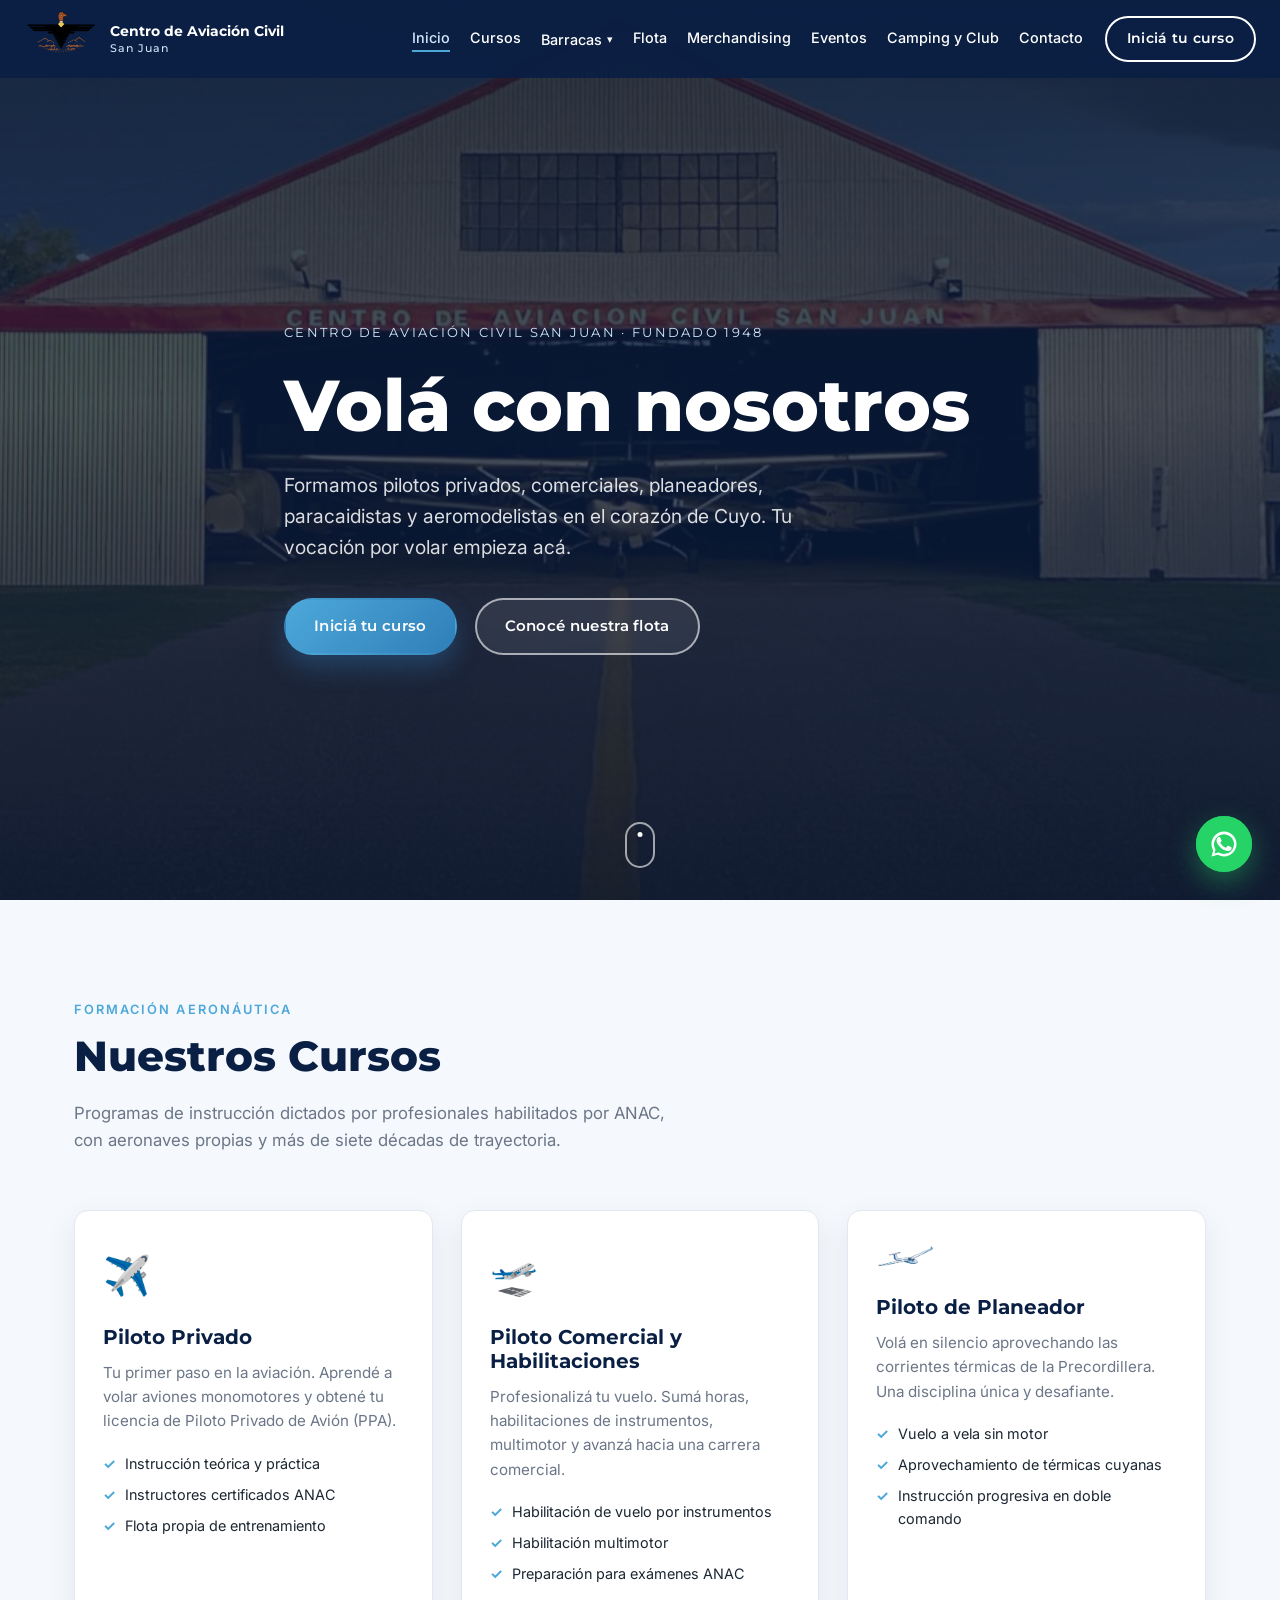
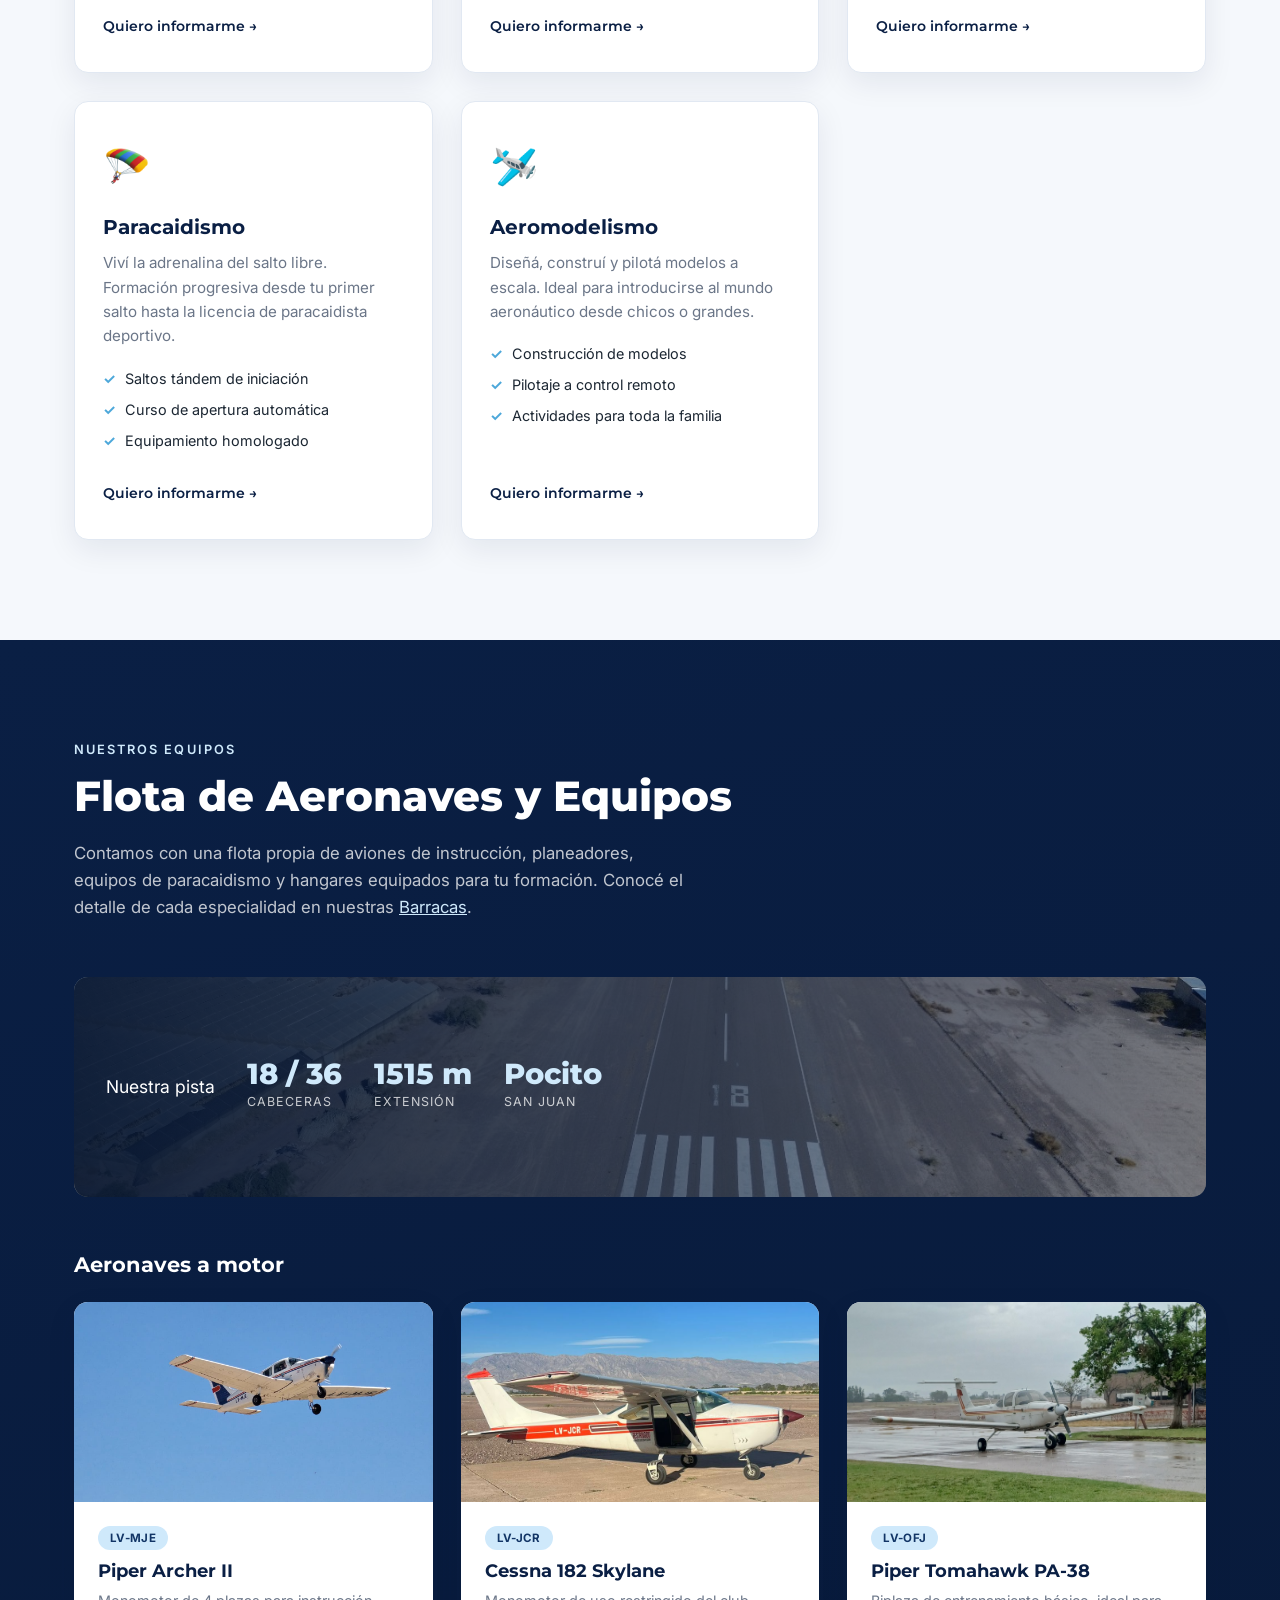
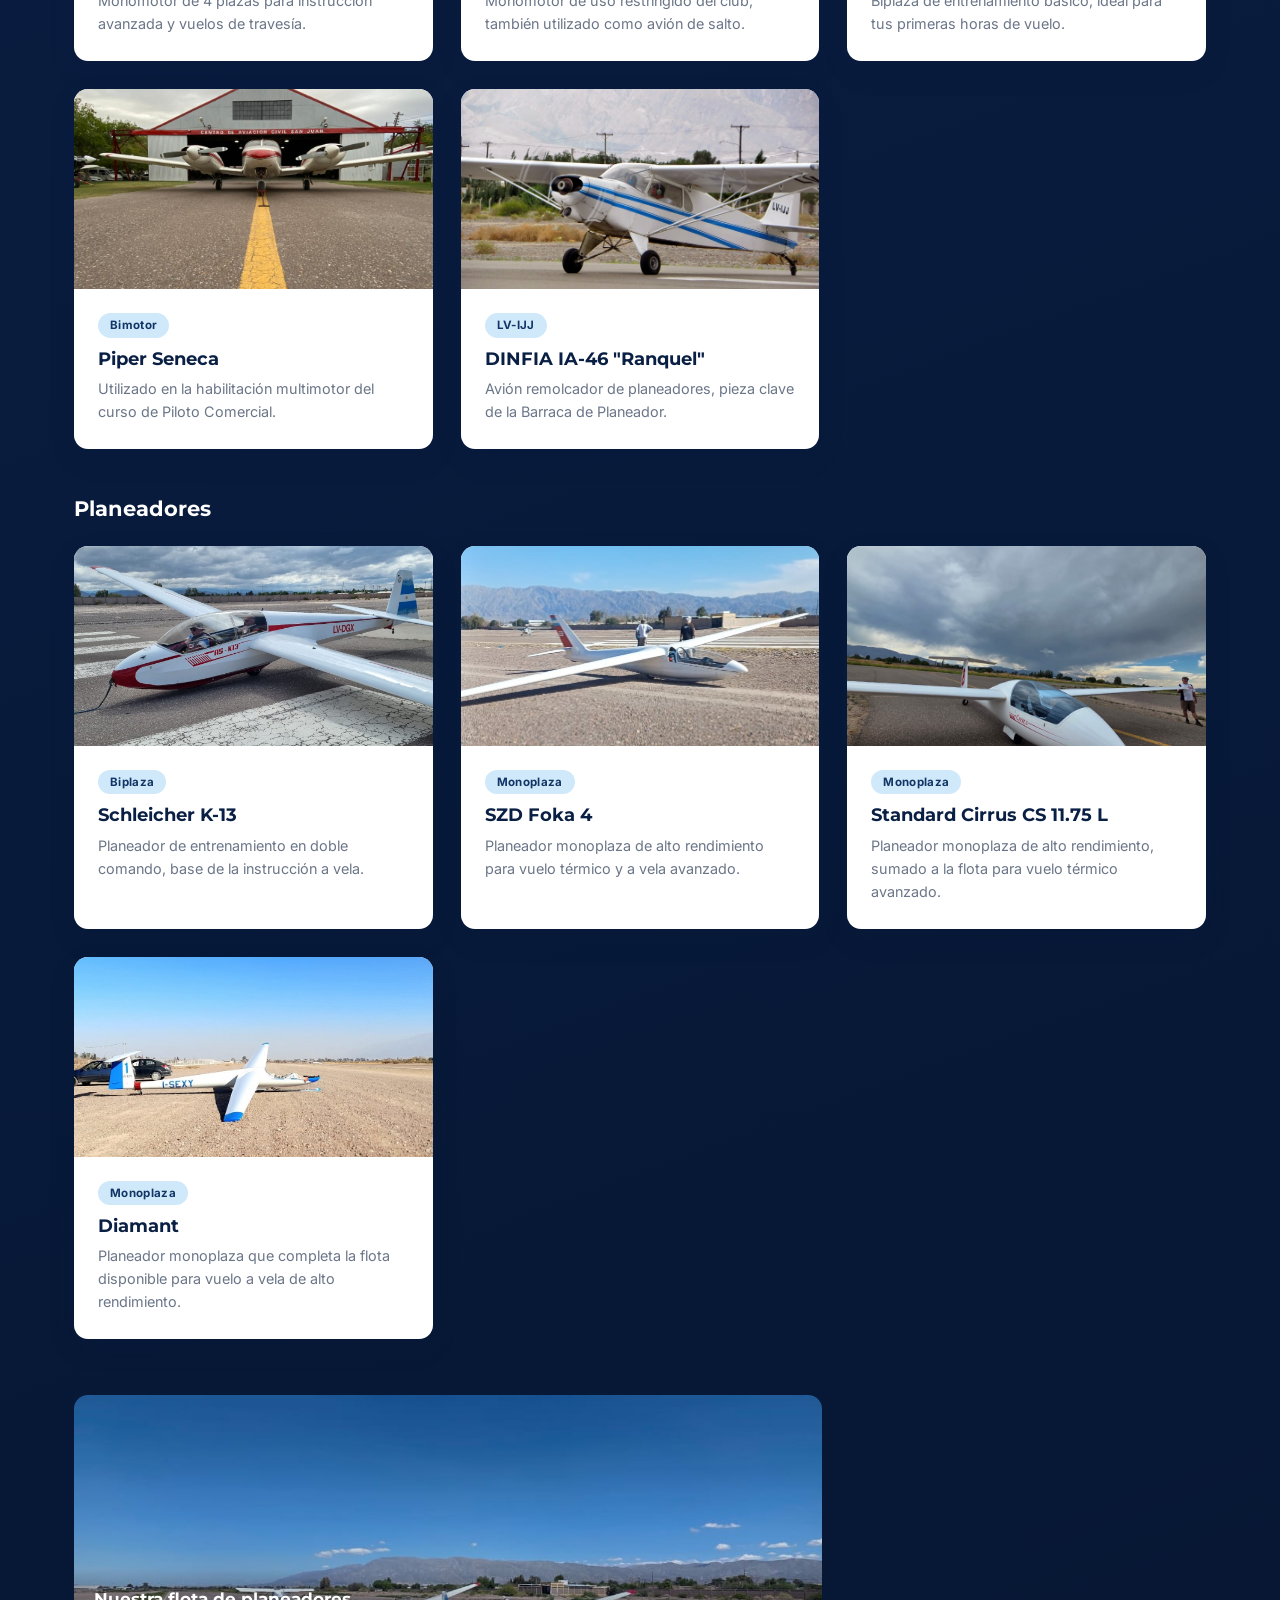
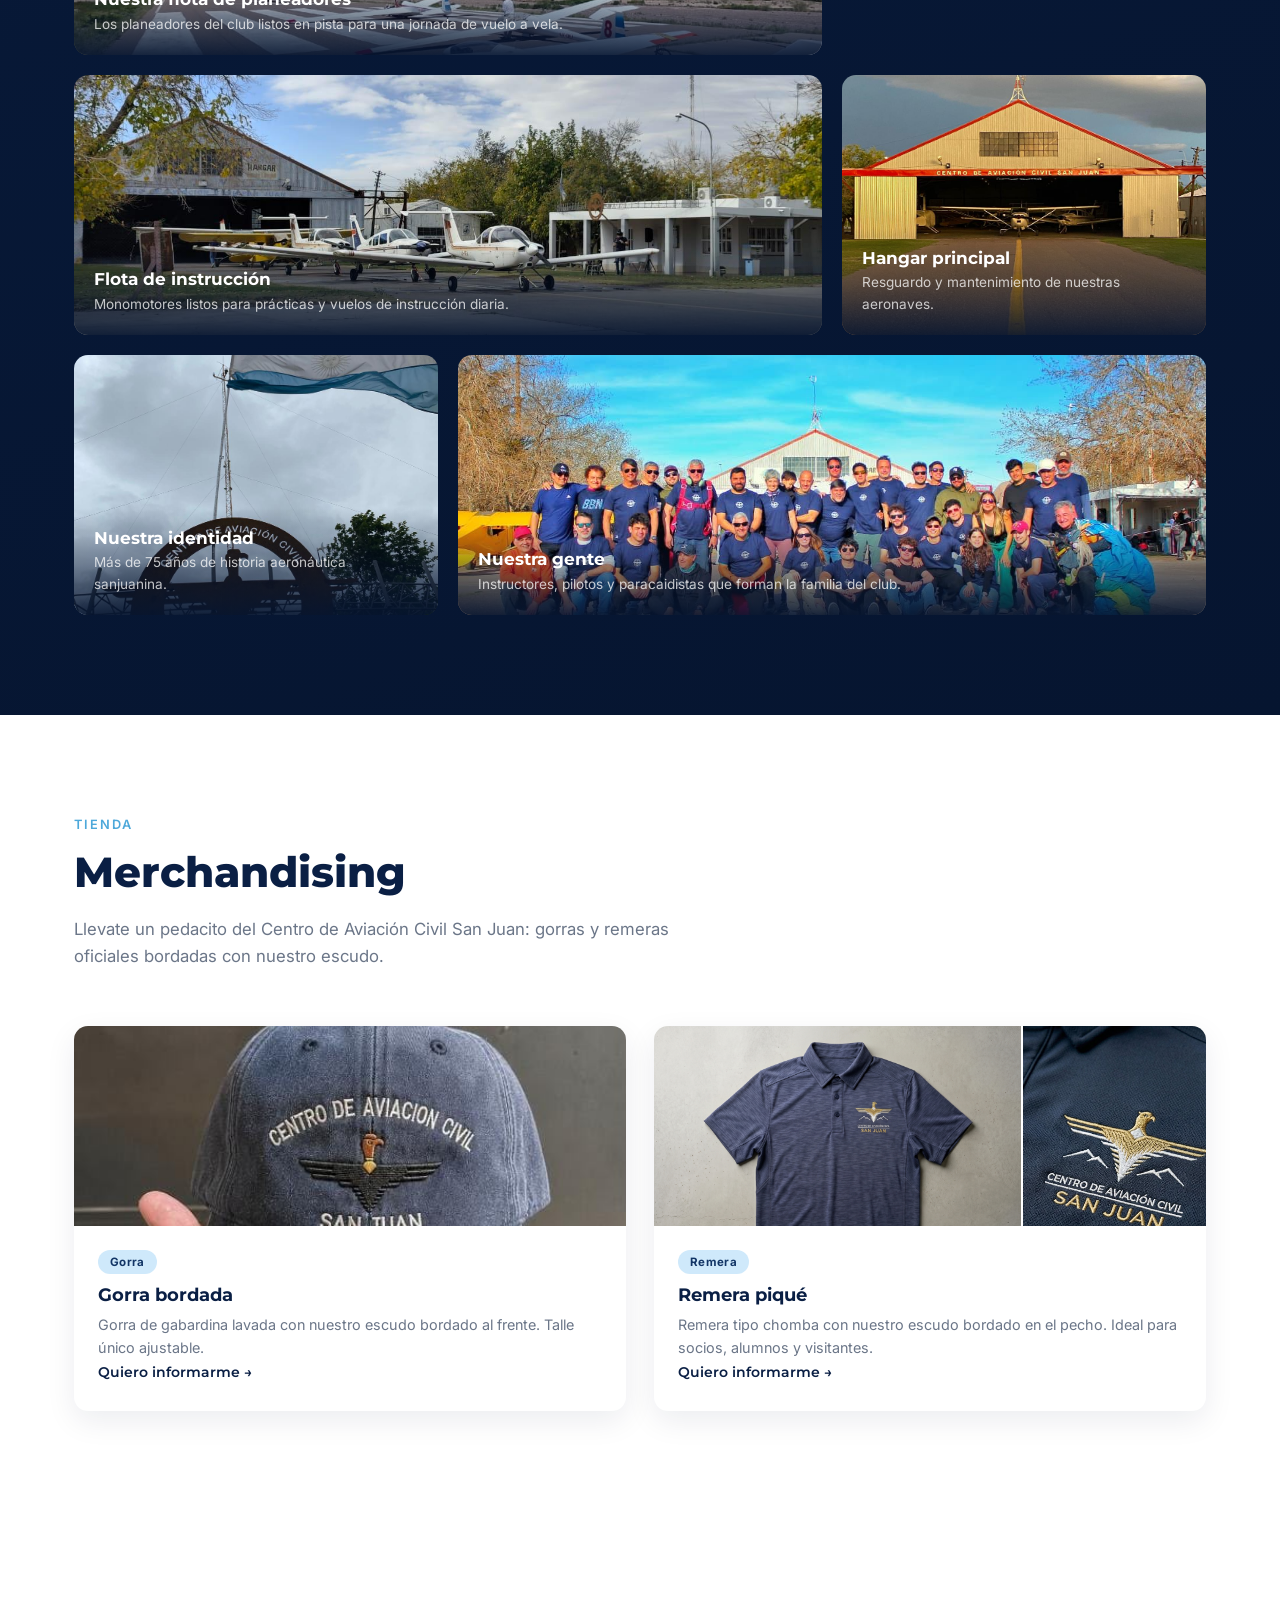
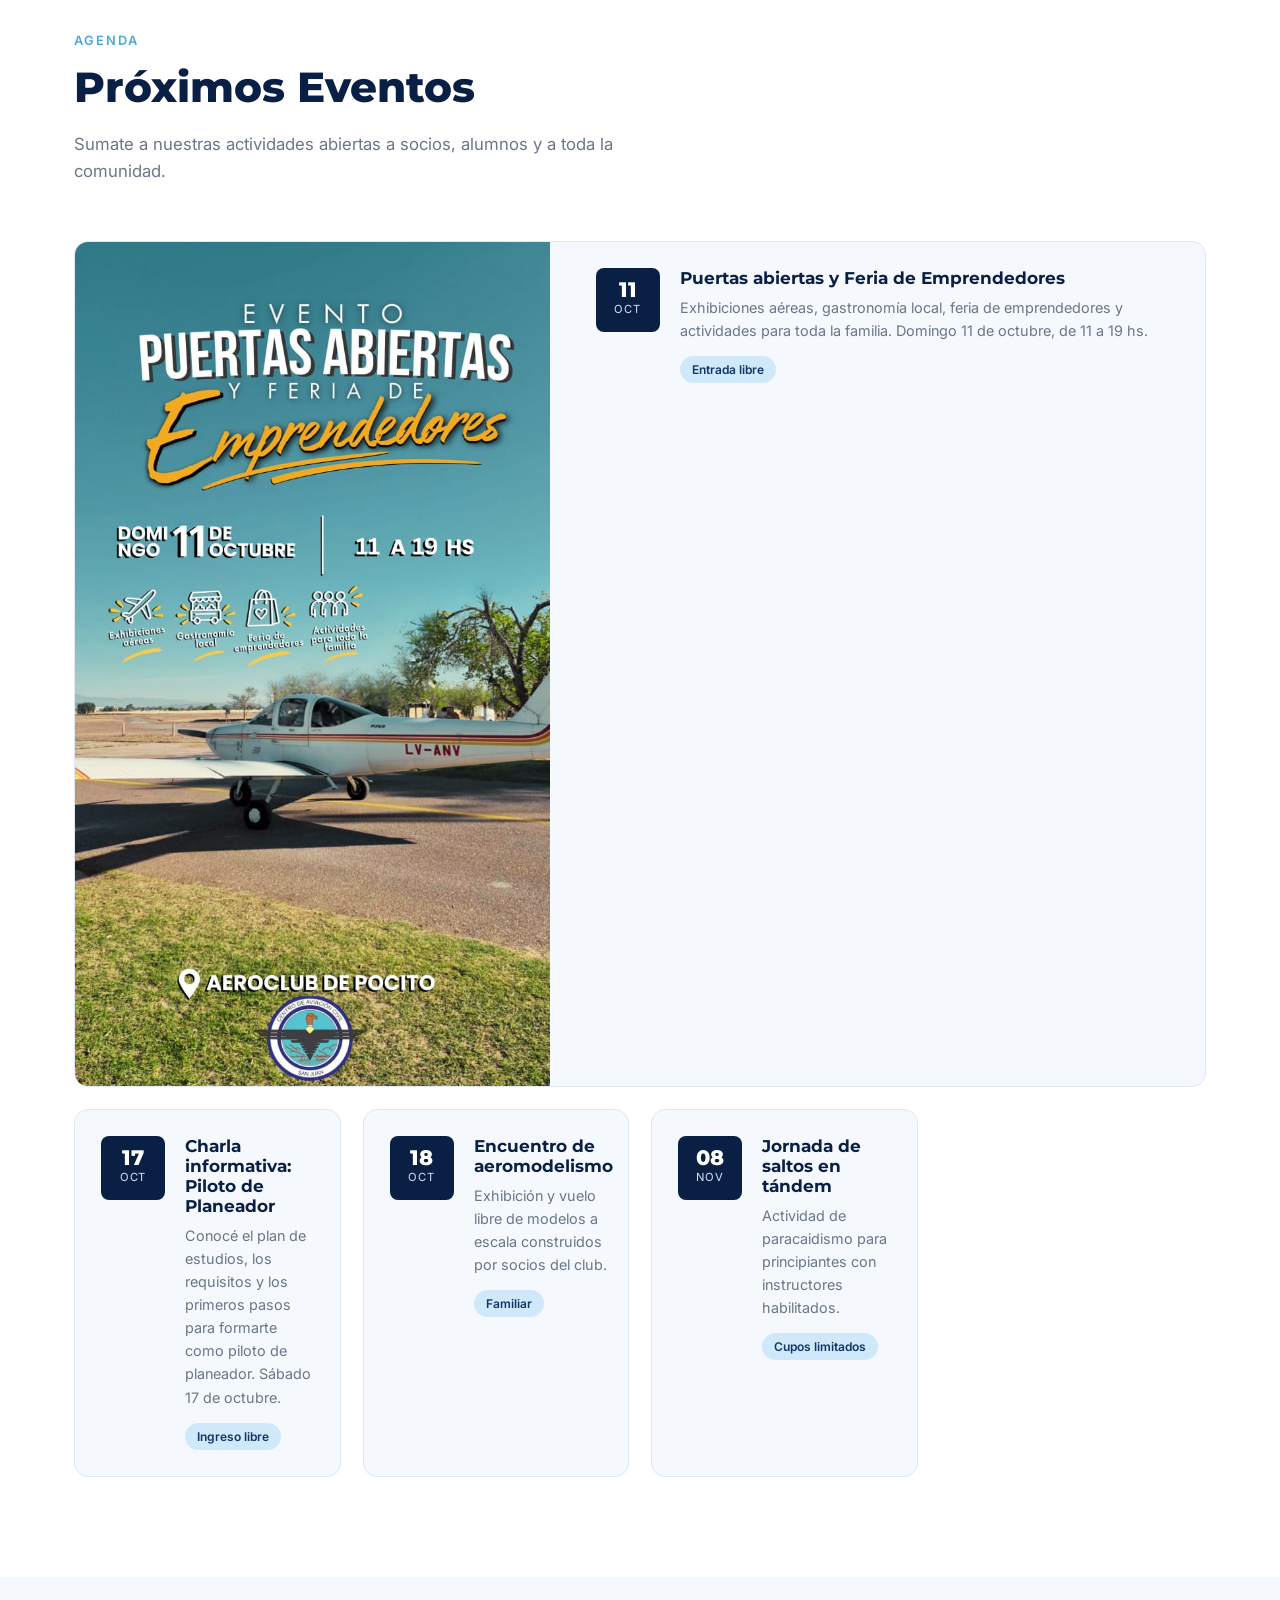
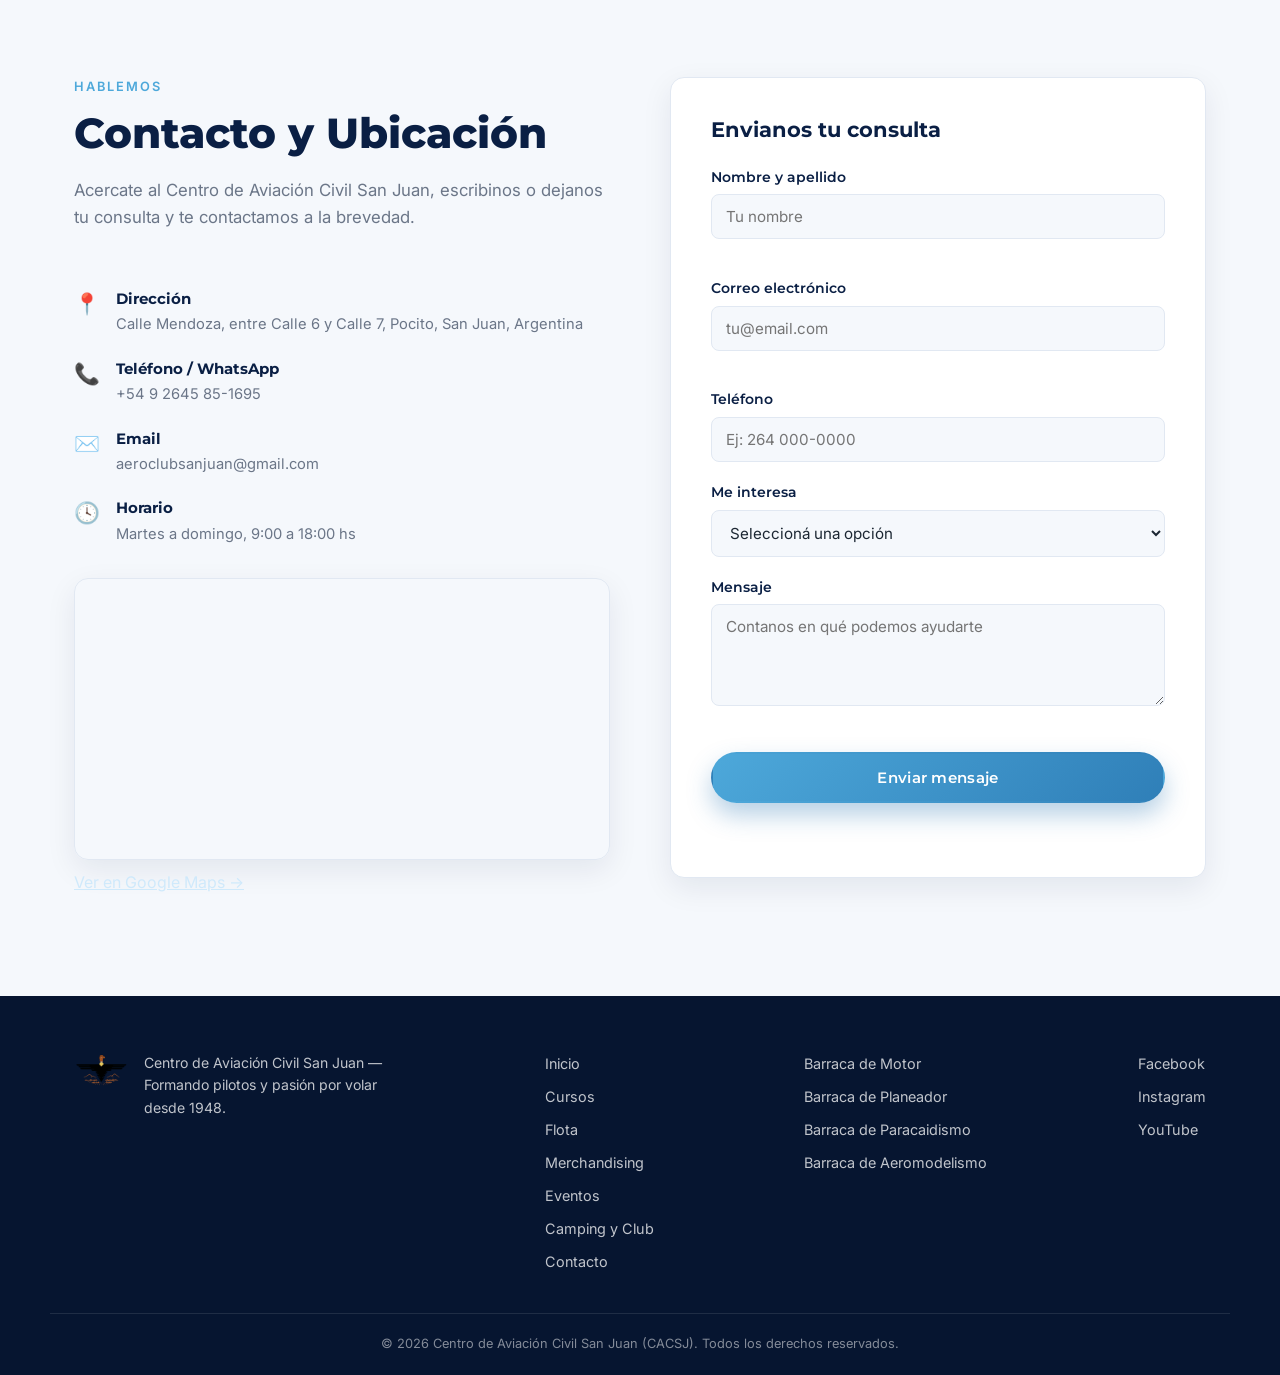
<file: index.html>
<!DOCTYPE html>
<html lang="es">
<head>
  <meta charset="UTF-8">
  <meta name="viewport" content="width=device-width, initial-scale=1.0">
  <title>Centro de Aviación Civil San Juan | Formación aeronáutica en San Juan</title>
  <meta name="description" content="Centro de Aviación Civil San Juan (CACSJ). Cursos de piloto privado, comercial, planeador, paracaidismo y aeromodelismo. Volá con nosotros.">
  <link rel="icon" type="image/png" href="images/logoaeroc.png">
  <link rel="preconnect" href="https://fonts.googleapis.com">
  <link rel="preconnect" href="https://fonts.gstatic.com" crossorigin>
  <link href="https://fonts.googleapis.com/css2?family=Montserrat:wght@400;500;600;700;800&family=Inter:wght@400;500;600&display=swap" rel="stylesheet">
  <link rel="stylesheet" href="styles.css">
</head>
<body>

  <!-- ===== NAVBAR ===== -->
  <header class="navbar" id="navbar">
    <div class="navbar__inner container">
      <a href="index.html#inicio" class="navbar__brand">
        <img src="images/logoaeroc.png" alt="Centro de Aviación Civil San Juan" class="navbar__logo">
        <span class="navbar__title">Centro de Aviación Civil<br><small>San Juan</small></span>
      </a>

      <button class="navbar__toggle" id="navToggle" aria-label="Abrir menú" aria-expanded="false" aria-controls="navMenu">
        <span></span><span></span><span></span>
      </button>

      <nav class="navbar__menu" id="navMenu">
        <ul class="navbar__links">
          <li><a href="index.html#inicio" class="nav-link">Inicio</a></li>
          <li><a href="index.html#cursos" class="nav-link">Cursos</a></li>
          <li class="navbar__dropdown" id="barracasDropdown">
            <button type="button" class="nav-link nav-link--dropdown" aria-haspopup="true" aria-expanded="false">
              Barracas <span class="caret" aria-hidden="true">▾</span>
            </button>
            <ul class="dropdown-menu">
              <li><a href="barraca-motor.html" class="dropdown-link"><span aria-hidden="true">✈️</span> Barraca de Motor</a></li>
              <li><a href="barraca-planeador.html" class="dropdown-link"><span aria-hidden="true">🛩️</span> Barraca de Planeador</a></li>
              <li><a href="barraca-paracaidismo.html" class="dropdown-link"><span aria-hidden="true">🪂</span> Barraca de Paracaidismo</a></li>
              <li><a href="barraca-aeromodelismo.html" class="dropdown-link"><span aria-hidden="true">🎮</span> Barraca de Aeromodelismo</a></li>
            </ul>
          </li>
          <li><a href="index.html#flota" class="nav-link">Flota</a></li>
          <li><a href="index.html#merchandising" class="nav-link">Merchandising</a></li>
          <li><a href="index.html#eventos" class="nav-link">Eventos</a></li>
          <li><a href="camping-club.html" class="nav-link">Camping y Club</a></li>
          <li><a href="index.html#contacto" class="nav-link">Contacto</a></li>
        </ul>
        <a href="index.html#contacto" class="btn btn--small btn--outline navbar__cta">Iniciá tu curso</a>
      </nav>
    </div>
  </header>

  <main>
    <!-- ===== HERO ===== -->
    <section id="inicio" class="hero">
      <div class="hero__bg is-active" style="background-image: url('images/hangar-sunset.jpeg');"></div>
      <div class="hero__bg" style="background-image: url('images/Aeroclub.jpeg');"></div>
      <div class="hero__bg" style="background-image: url('images/eventoAviones.jpeg');"></div>
      <div class="hero__overlay"></div>
      <div class="container hero__content">
        <p class="hero__eyebrow">Centro de Aviación Civil San Juan · Fundado 1948</p>
        <h1 class="hero__title">Volá con nosotros</h1>
        <p class="hero__subtitle">Formamos pilotos privados, comerciales, planeadores, paracaidistas y aeromodelistas en el corazón de Cuyo. Tu vocación por volar empieza acá.</p>
        <div class="hero__actions">
          <a href="index.html#cursos" class="btn btn--primary">Iniciá tu curso</a>
          <a href="index.html#flota" class="btn btn--ghost">Conocé nuestra flota</a>
        </div>
      </div>
      <a href="index.html#cursos" class="hero__scroll" aria-label="Ir a la sección de cursos">
        <span></span>
      </a>
    </section>

    <!-- ===== CURSOS ===== -->
    <section id="cursos" class="section cursos">
      <div class="container">
        <p class="section__eyebrow">Formación aeronáutica</p>
        <h2 class="section__title">Nuestros Cursos</h2>
        <p class="section__lead">Programas de instrucción dictados por profesionales habilitados por ANAC, con aeronaves propias y más de siete décadas de trayectoria.</p>

        <div class="cards-grid">
          <article class="card">
            <div class="card__icon">✈️</div>
            <h3 class="card__title">Piloto Privado</h3>
            <p class="card__text">Tu primer paso en la aviación. Aprendé a volar aviones monomotores y obtené tu licencia de Piloto Privado de Avión (PPA).</p>
            <ul class="card__list">
              <li>Instrucción teórica y práctica</li>
              <li>Instructores certificados ANAC</li>
              <li>Flota propia de entrenamiento</li>
            </ul>
            <a href="index.html#contacto" class="card__link">Quiero informarme →</a>
          </article>

          <article class="card">
            <div class="card__icon">🛫</div>
            <h3 class="card__title">Piloto Comercial y Habilitaciones</h3>
            <p class="card__text">Profesionalizá tu vuelo. Sumá horas, habilitaciones de instrumentos, multimotor y avanzá hacia una carrera comercial.</p>
            <ul class="card__list">
              <li>Habilitación de vuelo por instrumentos</li>
              <li>Habilitación multimotor</li>
              <li>Preparación para exámenes ANAC</li>
            </ul>
            <a href="index.html#contacto" class="card__link">Quiero informarme →</a>
          </article>

          <article class="card">
            <img src="images/emogiPlaneador.png" alt="Icono de planeador" class="card__icon-img">
            <h3 class="card__title">Piloto de Planeador</h3>
            <p class="card__text">Volá en silencio aprovechando las corrientes térmicas de la Precordillera. Una disciplina única y desafiante.</p>
            <ul class="card__list">
              <li>Vuelo a vela sin motor</li>
              <li>Aprovechamiento de térmicas cuyanas</li>
              <li>Instrucción progresiva en doble comando</li>
            </ul>
            <a href="index.html#contacto" class="card__link">Quiero informarme →</a>
          </article>

          <article class="card">
            <div class="card__icon">🪂</div>
            <h3 class="card__title">Paracaidismo</h3>
            <p class="card__text">Viví la adrenalina del salto libre. Formación progresiva desde tu primer salto hasta la licencia de paracaidista deportivo.</p>
            <ul class="card__list">
              <li>Saltos tándem de iniciación</li>
              <li>Curso de apertura automática</li>
              <li>Equipamiento homologado</li>
            </ul>
            <a href="index.html#contacto" class="card__link">Quiero informarme →</a>
          </article>

          <article class="card">
            <div class="card__icon">🛩️</div>
            <h3 class="card__title">Aeromodelismo</h3>
            <p class="card__text">Diseñá, construí y pilotá modelos a escala. Ideal para introducirse al mundo aeronáutico desde chicos o grandes.</p>
            <ul class="card__list">
              <li>Construcción de modelos</li>
              <li>Pilotaje a control remoto</li>
              <li>Actividades para toda la familia</li>
            </ul>
            <a href="index.html#contacto" class="card__link">Quiero informarme →</a>
          </article>
        </div>
      </div>
    </section>

    <!-- ===== FLOTA ===== -->
    <section id="flota" class="section flota">
      <div class="container">
        <p class="section__eyebrow section__eyebrow--light">Nuestros equipos</p>
        <h2 class="section__title section__title--light">Flota de Aeronaves y Equipos</h2>
        <p class="section__lead section__lead--light">Contamos con una flota propia de aviones de instrucción, planeadores, equipos de paracaidismo y hangares equipados para tu formación. Conocé el detalle de cada especialidad en nuestras <a href="barraca-motor.html" style="color:var(--color-sky-light); text-decoration:underline;">Barracas</a>.</p>

        <div class="runway-banner">
          <div class="runway-banner__bg" style="background-image: url('images/pista.jpeg');"></div>
          <div class="runway-banner__overlay"></div>
          <div class="runway-banner__content">
            <p class="runway-banner__title">Nuestra pista</p>
            <div class="runway-banner__stats">
              <div class="runway-stat">
                <span class="runway-stat__value">18 / 36</span>
                <span class="runway-stat__label">Cabeceras</span>
              </div>
              <div class="runway-stat">
                <span class="runway-stat__value">1515 m</span>
                <span class="runway-stat__label">Extensión</span>
              </div>
              <div class="runway-stat">
                <span class="runway-stat__value">Pocito</span>
                <span class="runway-stat__label">San Juan</span>
              </div>
            </div>
          </div>
        </div>

        <h3 class="fleet-heading">Aeronaves a motor</h3>
        <div class="fleet-grid">
          <article class="fleet-card">
            <div class="fleet-card__img-wrap">
              <img src="images/archer.jpeg" alt="Piper Archer II LV-MJE en vuelo" loading="lazy">
            </div>
            <div class="fleet-card__body">
              <span class="fleet-card__tag">LV-MJE</span>
              <h4 class="fleet-card__title">Piper Archer II</h4>
              <p class="fleet-card__text">Monomotor de 4 plazas para instrucción avanzada y vuelos de travesía.</p>
            </div>
          </article>

          <article class="fleet-card">
            <div class="fleet-card__img-wrap">
              <img src="images/c182.jpeg" alt="Cessna 182 LV-JCR en plataforma" loading="lazy">
            </div>
            <div class="fleet-card__body">
              <span class="fleet-card__tag">LV-JCR</span>
              <h4 class="fleet-card__title">Cessna 182 Skylane</h4>
              <p class="fleet-card__text">Monomotor de uso restringido del club, también utilizado como avión de salto.</p>
            </div>
          </article>

          <article class="fleet-card">
            <div class="fleet-card__img-wrap">
              <img src="images/tomahk.jpeg" alt="Piper Tomahawk PA-38 en la plataforma" loading="lazy">
            </div>
            <div class="fleet-card__body">
              <span class="fleet-card__tag">LV-OFJ</span>
              <h4 class="fleet-card__title">Piper Tomahawk PA-38</h4>
              <p class="fleet-card__text">Biplaza de entrenamiento básico, ideal para tus primeras horas de vuelo.</p>
            </div>
          </article>

          <article class="fleet-card">
            <div class="fleet-card__img-wrap">
              <img src="images/seneca.jpeg" alt="Piper Seneca bimotor frente al hangar" loading="lazy">
            </div>
            <div class="fleet-card__body">
              <span class="fleet-card__tag">Bimotor</span>
              <h4 class="fleet-card__title">Piper Seneca</h4>
              <p class="fleet-card__text">Utilizado en la habilitación multimotor del curso de Piloto Comercial.</p>
            </div>
          </article>

          <article class="fleet-card">
            <div class="fleet-card__img-wrap">
              <img src="images/ranquel.jpeg" alt="DINFIA IA-46 Ranquel LV-IJJ, avión remolcador" loading="lazy">
            </div>
            <div class="fleet-card__body">
              <span class="fleet-card__tag">LV-IJJ</span>
              <h4 class="fleet-card__title">DINFIA IA-46 "Ranquel"</h4>
              <p class="fleet-card__text">Avión remolcador de planeadores, pieza clave de la Barraca de Planeador.</p>
            </div>
          </article>
        </div>

        <h3 class="fleet-heading" style="margin-top:48px;">Planeadores</h3>
        <div class="fleet-grid">
          <article class="fleet-card">
            <div class="fleet-card__img-wrap">
              <img src="images/Planeadork13.jpeg" alt="Planeador Schleicher K-13 en pista con tripulación a bordo" loading="lazy">
            </div>
            <div class="fleet-card__body">
              <span class="fleet-card__tag">Biplaza</span>
              <h4 class="fleet-card__title">Schleicher K-13</h4>
              <p class="fleet-card__text">Planeador de entrenamiento en doble comando, base de la instrucción a vela.</p>
            </div>
          </article>

          <article class="fleet-card">
            <div class="fleet-card__img-wrap">
              <img src="images/szd Foka4.jpeg" alt="Planeador SZD Foka 4 en pista" loading="lazy">
            </div>
            <div class="fleet-card__body">
              <span class="fleet-card__tag">Monoplaza</span>
              <h4 class="fleet-card__title">SZD Foka 4</h4>
              <p class="fleet-card__text">Planeador monoplaza de alto rendimiento para vuelo térmico y a vela avanzado.</p>
            </div>
          </article>

          <article class="fleet-card">
            <div class="fleet-card__img-wrap">
              <img src="images/cirrus.jpeg" alt="Planeador Standard Cirrus CS 11.75 L en pista" loading="lazy">
            </div>
            <div class="fleet-card__body">
              <span class="fleet-card__tag">Monoplaza</span>
              <h4 class="fleet-card__title">Standard Cirrus CS 11.75 L</h4>
              <p class="fleet-card__text">Planeador monoplaza de alto rendimiento, sumado a la flota para vuelo térmico avanzado.</p>
            </div>
          </article>

          <article class="fleet-card">
            <div class="fleet-card__img-wrap">
              <img src="images/diamant.jpg" alt="Planeador Diamant en pista" loading="lazy">
            </div>
            <div class="fleet-card__body">
              <span class="fleet-card__tag">Monoplaza</span>
              <h4 class="fleet-card__title">Diamant</h4>
              <p class="fleet-card__text">Planeador monoplaza que completa la flota disponible para vuelo a vela de alto rendimiento.</p>
            </div>
          </article>
        </div>

        <div class="gallery" style="margin-top:56px;">
          <figure class="gallery__item gallery__item--wide">
            <img src="images/planeadores.jpeg" alt="Toda la flota de planeadores en la pista" loading="lazy">
            <figcaption>
              <h3>Nuestra flota de planeadores</h3>
              <p>Los planeadores del club listos en pista para una jornada de vuelo a vela.</p>
            </figcaption>
          </figure>

          <figure class="gallery__item gallery__item--wide">
            <img src="images/aviones.jpeg" alt="Aviones de instrucción del Centro de Aviación Civil San Juan en la plataforma" loading="lazy">
            <figcaption>
              <h3>Flota de instrucción</h3>
              <p>Monomotores listos para prácticas y vuelos de instrucción diaria.</p>
            </figcaption>
          </figure>

          <figure class="gallery__item">
            <img src="images/hangar-sunset.jpeg" alt="Hangar del Centro de Aviación Civil San Juan" loading="lazy">
            <figcaption>
              <h3>Hangar principal</h3>
              <p>Resguardo y mantenimiento de nuestras aeronaves.</p>
            </figcaption>
          </figure>

          <figure class="gallery__item">
            <img src="images/cacsj.jpeg" alt="Insignia del Centro de Aviación Civil San Juan" loading="lazy">
            <figcaption>
              <h3>Nuestra identidad</h3>
              <p>Más de 75 años de historia aeronáutica sanjuanina.</p>
            </figcaption>
          </figure>

          <figure class="gallery__item gallery__item--wide">
            <img src="images/people.jpeg" alt="Equipo y socios del Centro de Aviación Civil San Juan" loading="lazy">
            <figcaption>
              <h3>Nuestra gente</h3>
              <p>Instructores, pilotos y paracaidistas que forman la familia del club.</p>
            </figcaption>
          </figure>
        </div>
      </div>
    </section>

    <!-- ===== MERCHANDISING ===== -->
    <section id="merchandising" class="section">
      <div class="container">
        <p class="section__eyebrow">Tienda</p>
        <h2 class="section__title">Merchandising</h2>
        <p class="section__lead">Llevate un pedacito del Centro de Aviación Civil San Juan: gorras y remeras oficiales bordadas con nuestro escudo.</p>

        <div class="fleet-grid">
          <article class="fleet-card">
            <div class="fleet-card__img-wrap">
              <img src="images/gorra.jpeg" alt="Gorra oficial del Centro de Aviación Civil San Juan" loading="lazy">
            </div>
            <div class="fleet-card__body">
              <span class="fleet-card__tag">Gorra</span>
              <h3 class="fleet-card__title">Gorra bordada</h3>
              <p class="fleet-card__text">Gorra de gabardina lavada con nuestro escudo bordado al frente. Talle único ajustable.</p>
              <a href="index.html#contacto" class="card__link">Quiero informarme →</a>
            </div>
          </article>

          <article class="fleet-card">
            <div class="fleet-card__img-wrap fleet-card__img-wrap--split">
              <img src="images/remera.jpg" alt="Remera piqué oficial del Centro de Aviación Civil San Juan" loading="lazy">
              <img src="images/logo de la remera.jpeg" alt="Detalle del escudo bordado en la remera" loading="lazy">
            </div>
            <div class="fleet-card__body">
              <span class="fleet-card__tag">Remera</span>
              <h3 class="fleet-card__title">Remera piqué</h3>
              <p class="fleet-card__text">Remera tipo chomba con nuestro escudo bordado en el pecho. Ideal para socios, alumnos y visitantes.</p>
              <a href="index.html#contacto" class="card__link">Quiero informarme →</a>
            </div>
          </article>
        </div>
      </div>
    </section>

    <!-- ===== EVENTOS ===== -->
    <section id="eventos" class="section eventos">
      <div class="container">
        <p class="section__eyebrow">Agenda</p>
        <h2 class="section__title">Próximos Eventos</h2>
        <p class="section__lead">Sumate a nuestras actividades abiertas a socios, alumnos y a toda la comunidad.</p>

        <div class="events-grid">
          <article class="event-card event-card--featured">
            <div class="event-card__media">
              <img src="images/feriaemprendedores.jpeg" alt="Afiche del evento Puertas Abiertas y Feria de Emprendedores" loading="lazy">
            </div>
            <div class="event-card__content">
              <div class="event-card__date">
                <span class="event-card__day">11</span>
                <span class="event-card__month">Oct</span>
              </div>
              <div class="event-card__body">
                <h3>Puertas abiertas y Feria de Emprendedores</h3>
                <p>Exhibiciones aéreas, gastronomía local, feria de emprendedores y actividades para toda la familia. Domingo 11 de octubre, de 11 a 19 hs.</p>
                <span class="event-card__tag">Entrada libre</span>
              </div>
            </div>
          </article>

          <article class="event-card">
            <div class="event-card__date">
              <span class="event-card__day">17</span>
              <span class="event-card__month">Oct</span>
            </div>
            <div class="event-card__body">
              <h3>Charla informativa: Piloto de Planeador</h3>
              <p>Conocé el plan de estudios, los requisitos y los primeros pasos para formarte como piloto de planeador. Sábado 17 de octubre.</p>
              <span class="event-card__tag">Ingreso libre</span>
            </div>
          </article>

          <article class="event-card">
            <div class="event-card__date">
              <span class="event-card__day">18</span>
              <span class="event-card__month">Oct</span>
            </div>
            <div class="event-card__body">
              <h3>Encuentro de aeromodelismo</h3>
              <p>Exhibición y vuelo libre de modelos a escala construidos por socios del club.</p>
              <span class="event-card__tag">Familiar</span>
            </div>
          </article>

          <article class="event-card">
            <div class="event-card__date">
              <span class="event-card__day">08</span>
              <span class="event-card__month">Nov</span>
            </div>
            <div class="event-card__body">
              <h3>Jornada de saltos en tándem</h3>
              <p>Actividad de paracaidismo para principiantes con instructores habilitados.</p>
              <span class="event-card__tag">Cupos limitados</span>
            </div>
          </article>
        </div>
      </div>
    </section>

    <!-- ===== CONTACTO ===== -->
    <section id="contacto" class="section contacto">
      <div class="container contacto__grid">
        <div class="contacto__info">
          <p class="section__eyebrow">Hablemos</p>
          <h2 class="section__title">Contacto y Ubicación</h2>
          <p class="section__lead">Acercate al Centro de Aviación Civil San Juan, escribinos o dejanos tu consulta y te contactamos a la brevedad.</p>

          <ul class="contact-list">
            <li>
              <span class="contact-list__icon">📍</span>
              <div>
                <strong>Dirección</strong>
                <p>Calle Mendoza, entre Calle 6 y Calle 7, Pocito, San Juan, Argentina</p>
              </div>
            </li>
            <li>
              <span class="contact-list__icon">📞</span>
              <div>
                <strong>Teléfono / WhatsApp</strong>
                <p><a href="https://wa.me/5492645851695?text=Hola%2C%20quiero%20consultar%20sobre%20el%20Centro%20de%20Aviaci%C3%B3n%20Civil%20San%20Juan" target="_blank" rel="noopener">+54 9 2645 85-1695</a></p>
              </div>
            </li>
            <li>
              <span class="contact-list__icon">✉️</span>
              <div>
                <strong>Email</strong>
                <p><a href="mailto:aeroclubsanjuan@gmail.com">aeroclubsanjuan@gmail.com</a></p>
              </div>
            </li>
            <li>
              <span class="contact-list__icon">🕓</span>
              <div>
                <strong>Horario</strong>
                <p>Martes a domingo, 9:00 a 18:00 hs</p>
              </div>
            </li>
          </ul>

          <div class="map-embed">
            <iframe
              title="Ubicación Centro de Aviación Civil San Juan"
              src="https://maps.google.com/maps?q=Centro+de+Aviaci%C3%B3n+Civil+San+Juan,-31.6039927,-68.5435872&z=17&ie=UTF8&iwloc=&output=embed"
              loading="lazy"
              referrerpolicy="no-referrer-when-downgrade">
            </iframe>
          </div>
          <p style="margin-top:10px;"><a href="https://www.google.com/maps/place/Centro+De+Aviaci%C3%B3n+Civil+San+Juan/@-31.6039927,-68.5448746,18z/data=!4m6!3m5!1s0x96813fc663bb6c2b:0x8f0ee812fca294b2!8m2!3d-31.6039927!4d-68.5435872!16s%2Fg%2F11h93984f_?hl=es-419" target="_blank" rel="noopener" style="color:var(--color-sky-light); text-decoration:underline;">Ver en Google Maps →</a></p>
        </div>

        <div class="contacto__form-wrap">
          <form id="contactForm" class="contact-form" action="https://formsubmit.co/aeroclubsanjuan@gmail.com" method="POST" novalidate>
            <h3>Envianos tu consulta</h3>

            <input type="hidden" name="_subject" value="Nueva consulta desde la web — Centro de Aviación Civil San Juan">
            <input type="hidden" name="_template" value="table">
            <input type="hidden" name="_captcha" value="false">
            <input type="hidden" name="_next" value="https://nicofrini.github.io/aeroclub-web/index.html?sent=1#contacto">
            <input type="text" name="_honey" style="display:none" tabindex="-1" autocomplete="off">

            <div class="form-group">
              <label for="name">Nombre y apellido</label>
              <input type="text" id="name" name="name" placeholder="Tu nombre" required>
              <span class="form-error" data-error-for="name"></span>
            </div>

            <div class="form-group">
              <label for="email">Correo electrónico</label>
              <input type="email" id="email" name="email" placeholder="tu@email.com" required>
              <span class="form-error" data-error-for="email"></span>
            </div>

            <div class="form-group">
              <label for="phone">Teléfono</label>
              <input type="tel" id="phone" name="phone" placeholder="Ej: 264 000-0000">
            </div>

            <div class="form-group">
              <label for="interest">Me interesa</label>
              <select id="interest" name="interest">
                <option value="">Seleccioná una opción</option>
                <option value="privado">Curso de Piloto Privado</option>
                <option value="comercial">Curso de Piloto Comercial y Habilitaciones</option>
                <option value="planeador">Curso de Piloto de Planeador</option>
                <option value="paracaidismo">Curso de Paracaidista</option>
                <option value="aeromodelismo">Curso de Aeromodelista</option>
                <option value="otro">Otra consulta</option>
              </select>
            </div>

            <div class="form-group">
              <label for="message">Mensaje</label>
              <textarea id="message" name="message" rows="4" placeholder="Contanos en qué podemos ayudarte" required></textarea>
              <span class="form-error" data-error-for="message"></span>
            </div>

            <button type="submit" class="btn btn--primary btn--full">Enviar mensaje</button>
            <p class="form-status" id="formStatus" role="status" aria-live="polite"></p>
          </form>
        </div>
      </div>
    </section>
  </main>

  <!-- ===== FOOTER ===== -->
  <footer class="footer">
    <div class="container footer__inner">
      <div class="footer__brand">
        <img src="images/logoaeroc.png" alt="Centro de Aviación Civil San Juan" class="footer__logo">
        <p>Centro de Aviación Civil San Juan — Formando pilotos y pasión por volar desde 1948.</p>
      </div>

      <nav class="footer__links">
        <a href="index.html#inicio">Inicio</a>
        <a href="index.html#cursos">Cursos</a>
        <a href="index.html#flota">Flota</a>
        <a href="index.html#merchandising">Merchandising</a>
        <a href="index.html#eventos">Eventos</a>
        <a href="camping-club.html">Camping y Club</a>
        <a href="index.html#contacto">Contacto</a>
      </nav>

      <nav class="footer__links">
        <a href="barraca-motor.html">Barraca de Motor</a>
        <a href="barraca-planeador.html">Barraca de Planeador</a>
        <a href="barraca-paracaidismo.html">Barraca de Paracaidismo</a>
        <a href="barraca-aeromodelismo.html">Barraca de Aeromodelismo</a>
      </nav>

      <div class="footer__social">
        <a href="https://www.facebook.com/sanjuanaeroclub" target="_blank" rel="noopener" aria-label="Facebook">Facebook</a>
        <a href="https://www.instagram.com/aeroclubsanjuan" target="_blank" rel="noopener" aria-label="Instagram">Instagram</a>
        <a href="#" aria-label="YouTube">YouTube</a>
      </div>
    </div>
    <div class="footer__bottom">
      <p>&copy; <span id="year"></span> Centro de Aviación Civil San Juan (CACSJ). Todos los derechos reservados.</p>
    </div>
  </footer>

  <a href="https://wa.me/5492645851695?text=Hola%2C%20quiero%20consultar%20sobre%20el%20Centro%20de%20Aviaci%C3%B3n%20Civil%20San%20Juan" target="_blank" rel="noopener" class="whatsapp-float" aria-label="Escribinos por WhatsApp">
    <svg viewBox="0 0 24 24" fill="currentColor" xmlns="http://www.w3.org/2000/svg" aria-hidden="true">
      <path d="M17.472 14.382c-.297-.149-1.758-.867-2.03-.967-.273-.099-.471-.148-.67.15-.197.297-.767.966-.94 1.164-.173.199-.347.223-.644.075-.297-.15-1.255-.463-2.39-1.475-.883-.788-1.48-1.761-1.653-2.059-.173-.297-.018-.458.13-.606.134-.133.298-.347.446-.52.149-.174.198-.298.298-.497.099-.198.05-.371-.025-.52-.075-.149-.669-1.612-.916-2.207-.242-.579-.487-.5-.669-.51-.173-.008-.371-.01-.57-.01-.198 0-.52.074-.792.372-.272.297-1.04 1.016-1.04 2.479 0 1.462 1.065 2.875 1.213 3.074.149.198 2.096 3.2 5.077 4.487.709.306 1.262.489 1.694.625.712.227 1.36.195 1.871.118.571-.085 1.758-.719 2.006-1.413.248-.694.248-1.289.173-1.413-.074-.124-.272-.198-.57-.347z"/>
      <path d="M12.001 2C6.478 2 2 6.477 2 12c0 1.86.505 3.6 1.382 5.11L2 22l5.03-1.36A9.958 9.958 0 0012 22c5.523 0 10-4.477 10-10S17.523 2 12.001 2zm0 18.062a8.03 8.03 0 01-4.2-1.175l-.301-.179-3.126.845.84-3.05-.196-.313A8.03 8.03 0 1120.062 12 8.06 8.06 0 0112 20.062z"/>
    </svg>
  </a>

  <button id="backToTop" class="back-to-top" aria-label="Volver arriba">↑</button>

  <script src="script.js"></script>
</body>
</html>
</file>
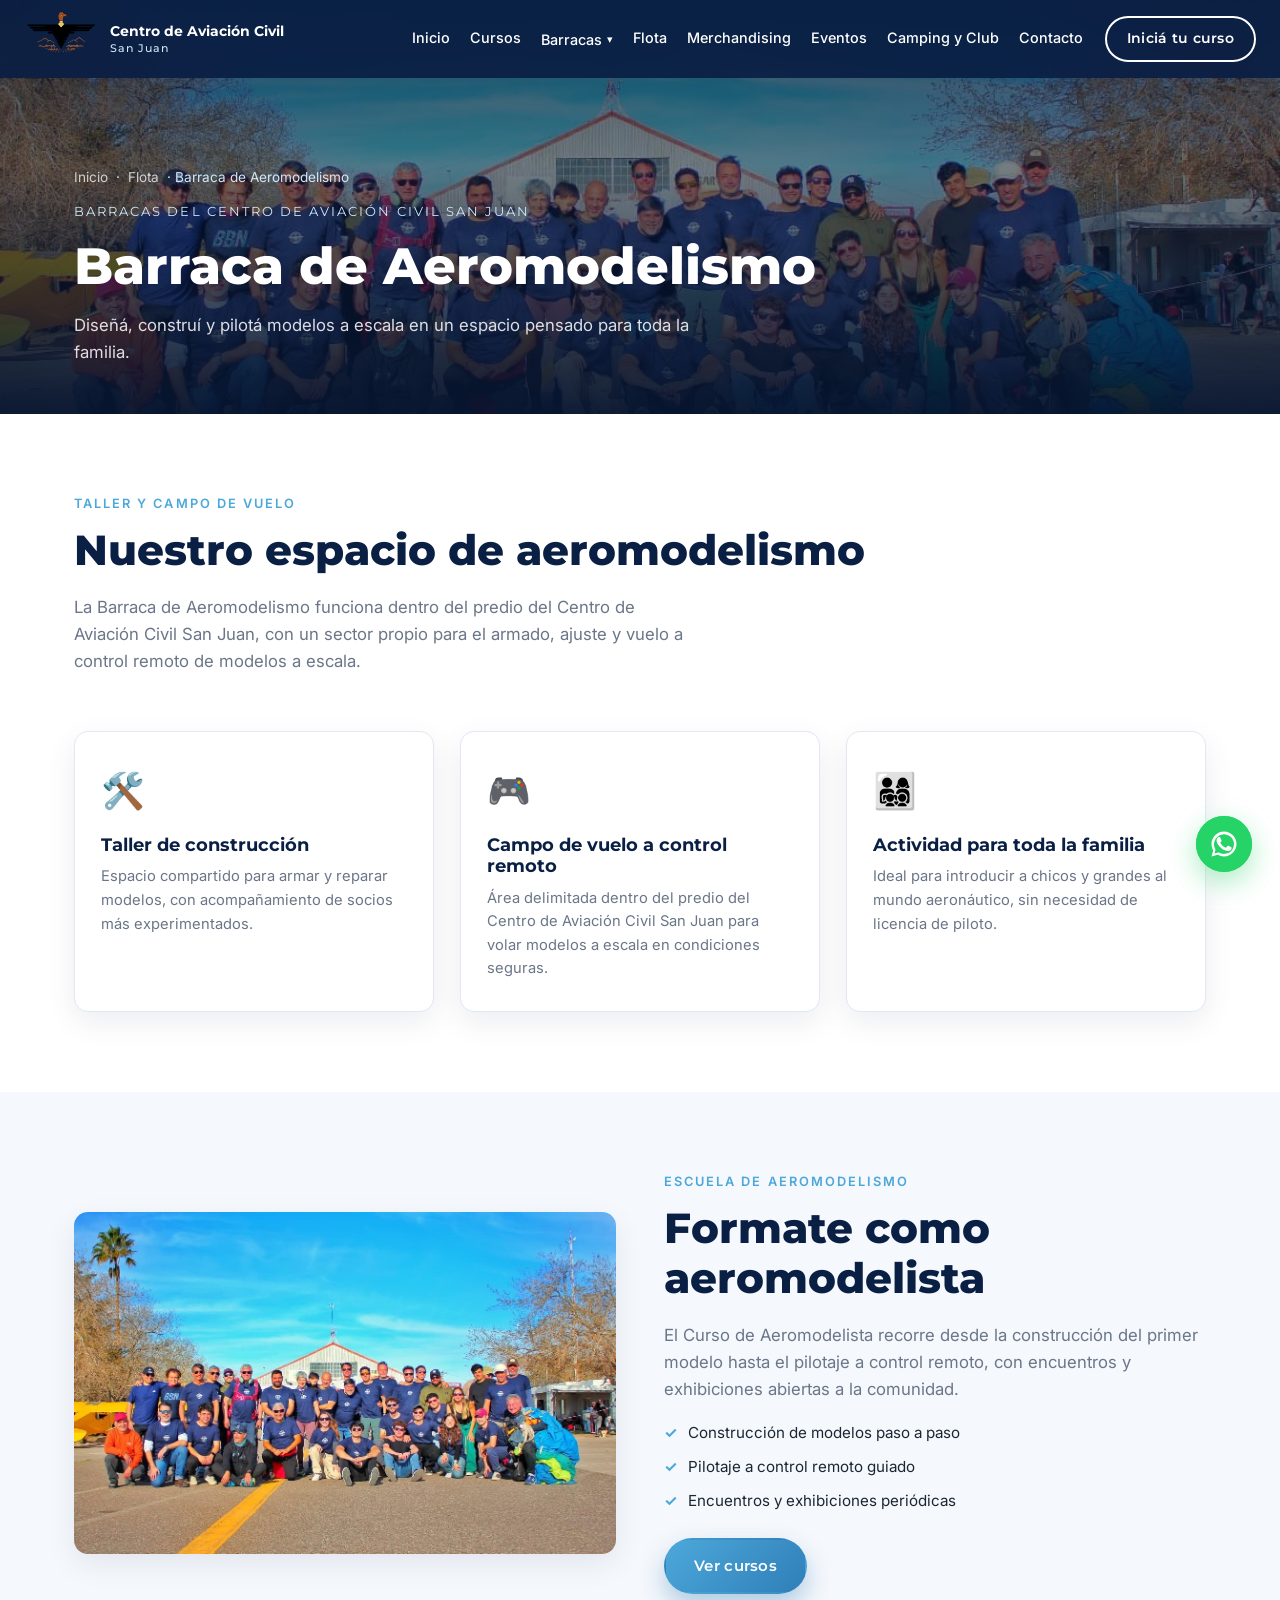
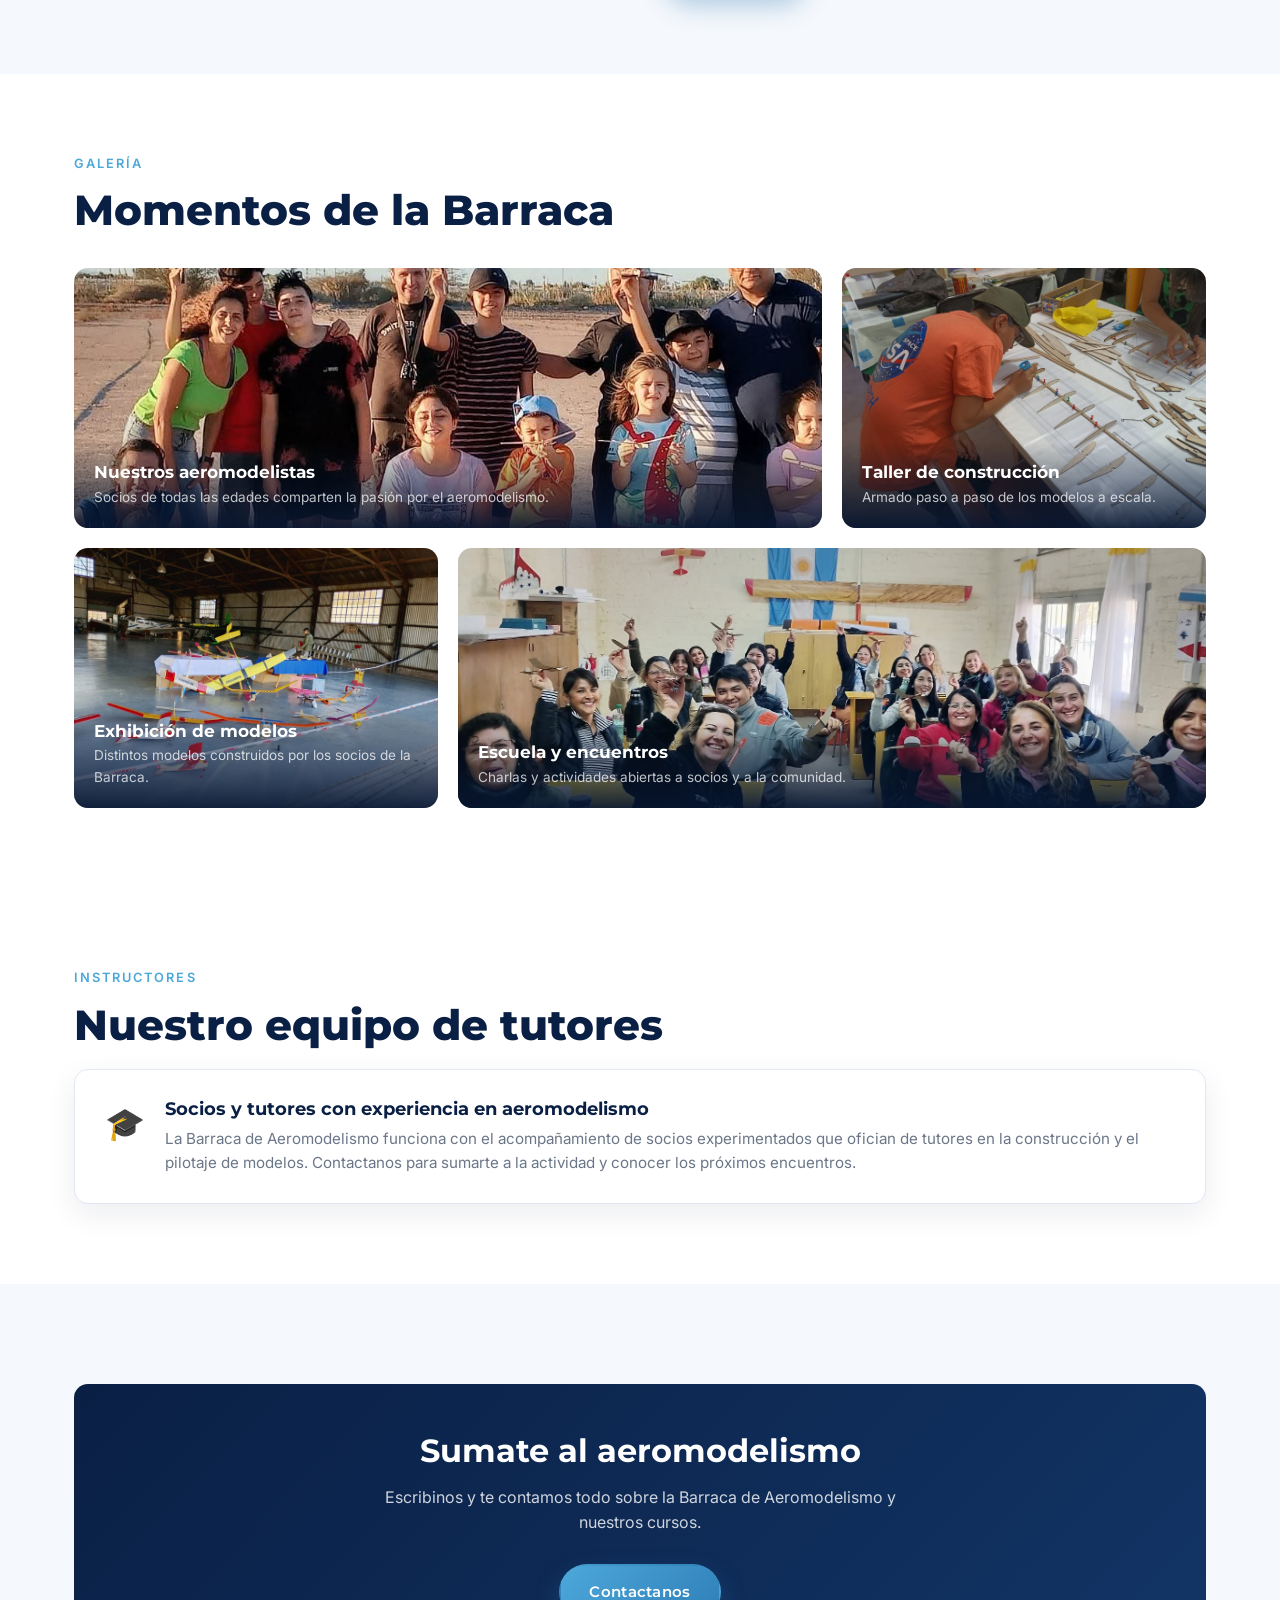
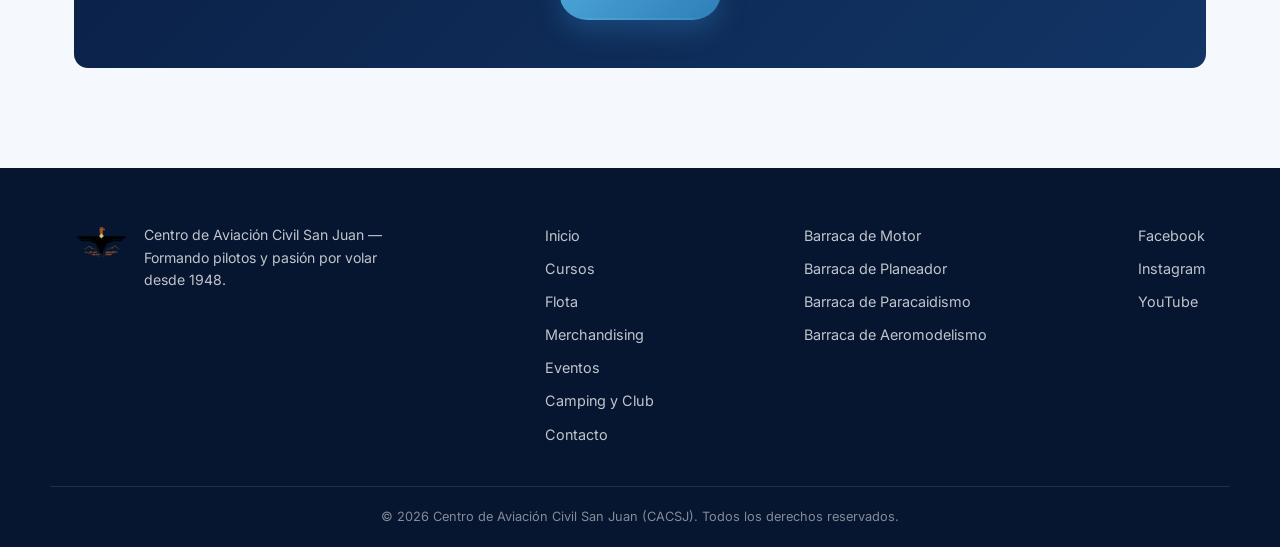
<file: barraca-aeromodelismo.html>
<!DOCTYPE html>
<html lang="es">
<head>
  <meta charset="UTF-8">
  <meta name="viewport" content="width=device-width, initial-scale=1.0">
  <title>Barraca de Aeromodelismo | Centro de Aviación Civil San Juan</title>
  <meta name="description" content="Barraca de Aeromodelismo del Centro de Aviación Civil San Juan: taller, campo de vuelo a control remoto, escuela e instructores.">
  <link rel="icon" type="image/png" href="images/logoaeroc.png">
  <link rel="preconnect" href="https://fonts.googleapis.com">
  <link rel="preconnect" href="https://fonts.gstatic.com" crossorigin>
  <link href="https://fonts.googleapis.com/css2?family=Montserrat:wght@400;500;600;700;800&family=Inter:wght@400;500;600&display=swap" rel="stylesheet">
  <link rel="stylesheet" href="styles.css">
</head>
<body>

  <!-- ===== NAVBAR ===== -->
  <header class="navbar" id="navbar">
    <div class="navbar__inner container">
      <a href="index.html#inicio" class="navbar__brand">
        <img src="images/logoaeroc.png" alt="Centro de Aviación Civil San Juan" class="navbar__logo">
        <span class="navbar__title">Centro de Aviación Civil<br><small>San Juan</small></span>
      </a>

      <button class="navbar__toggle" id="navToggle" aria-label="Abrir menú" aria-expanded="false" aria-controls="navMenu">
        <span></span><span></span><span></span>
      </button>

      <nav class="navbar__menu" id="navMenu">
        <ul class="navbar__links">
          <li><a href="index.html#inicio" class="nav-link">Inicio</a></li>
          <li><a href="index.html#cursos" class="nav-link">Cursos</a></li>
          <li class="navbar__dropdown" id="barracasDropdown">
            <button type="button" class="nav-link nav-link--dropdown" aria-haspopup="true" aria-expanded="false">
              Barracas <span class="caret" aria-hidden="true">▾</span>
            </button>
            <ul class="dropdown-menu">
              <li><a href="barraca-motor.html" class="dropdown-link"><span aria-hidden="true">✈️</span> Barraca de Motor</a></li>
              <li><a href="barraca-planeador.html" class="dropdown-link"><span aria-hidden="true">🛩️</span> Barraca de Planeador</a></li>
              <li><a href="barraca-paracaidismo.html" class="dropdown-link"><span aria-hidden="true">🪂</span> Barraca de Paracaidismo</a></li>
              <li><a href="barraca-aeromodelismo.html" class="dropdown-link"><span aria-hidden="true">🎮</span> Barraca de Aeromodelismo</a></li>
            </ul>
          </li>
          <li><a href="index.html#flota" class="nav-link">Flota</a></li>
          <li><a href="index.html#merchandising" class="nav-link">Merchandising</a></li>
          <li><a href="index.html#eventos" class="nav-link">Eventos</a></li>
          <li><a href="camping-club.html" class="nav-link">Camping y Club</a></li>
          <li><a href="index.html#contacto" class="nav-link">Contacto</a></li>
        </ul>
        <a href="index.html#contacto" class="btn btn--small btn--outline navbar__cta">Iniciá tu curso</a>
      </nav>
    </div>
  </header>

  <main>
    <!-- ===== PAGE HERO ===== -->
    <section class="page-hero">
      <div class="page-hero__bg" style="background-image: url('images/people.jpeg');"></div>
      <div class="page-hero__overlay"></div>
      <div class="container page-hero__content">
        <p class="breadcrumb"><a href="index.html#inicio">Inicio</a> · <a href="index.html#flota">Flota</a> · Barraca de Aeromodelismo</p>
        <p class="page-hero__eyebrow">Barracas del Centro de Aviación Civil San Juan</p>
        <h1 class="page-hero__title">Barraca de Aeromodelismo</h1>
        <p class="page-hero__subtitle">Diseñá, construí y pilotá modelos a escala en un espacio pensado para toda la familia.</p>
      </div>
    </section>

    <!-- ===== TALLER Y CAMPO DE VUELO ===== -->
    <section class="detail-section">
      <div class="container">
        <p class="section__eyebrow">Taller y campo de vuelo</p>
        <h2 class="section__title">Nuestro espacio de aeromodelismo</h2>
        <p class="section__lead">La Barraca de Aeromodelismo funciona dentro del predio del Centro de Aviación Civil San Juan, con un sector propio para el armado, ajuste y vuelo a control remoto de modelos a escala.</p>

        <div class="amenity-grid">
          <article class="amenity-card">
            <div class="amenity-card__icon">🛠️</div>
            <h3 class="amenity-card__title">Taller de construcción</h3>
            <p class="amenity-card__text">Espacio compartido para armar y reparar modelos, con acompañamiento de socios más experimentados.</p>
          </article>

          <article class="amenity-card">
            <div class="amenity-card__icon">🎮</div>
            <h3 class="amenity-card__title">Campo de vuelo a control remoto</h3>
            <p class="amenity-card__text">Área delimitada dentro del predio del Centro de Aviación Civil San Juan para volar modelos a escala en condiciones seguras.</p>
          </article>

          <article class="amenity-card">
            <div class="amenity-card__icon">👨‍👩‍👧‍👦</div>
            <h3 class="amenity-card__title">Actividad para toda la familia</h3>
            <p class="amenity-card__text">Ideal para introducir a chicos y grandes al mundo aeronáutico, sin necesidad de licencia de piloto.</p>
          </article>
        </div>
      </div>
    </section>

    <!-- ===== ESCUELA ===== -->
    <section class="detail-section detail-section--alt">
      <div class="container">
        <div class="detail-grid">
          <div class="detail-grid__img">
            <img src="images/people.jpeg" alt="Socios y familia del Centro de Aviación Civil San Juan" loading="lazy">
          </div>
          <div>
            <p class="section__eyebrow">Escuela de aeromodelismo</p>
            <h2 class="section__title">Formate como aeromodelista</h2>
            <p class="section__lead" style="margin-bottom:0;">El Curso de Aeromodelista recorre desde la construcción del primer modelo hasta el pilotaje a control remoto, con encuentros y exhibiciones abiertas a la comunidad.</p>
            <ul class="detail-list">
              <li>Construcción de modelos paso a paso</li>
              <li>Pilotaje a control remoto guiado</li>
              <li>Encuentros y exhibiciones periódicas</li>
            </ul>
            <div style="margin-top:24px;">
              <a href="index.html#cursos" class="btn btn--primary">Ver cursos</a>
            </div>
          </div>
        </div>
      </div>
    </section>

    <!-- ===== GALERÍA ===== -->
    <section class="detail-section">
      <div class="container">
        <p class="section__eyebrow">Galería</p>
        <h2 class="section__title">Momentos de la Barraca</h2>

        <div class="gallery" style="margin-top:32px;">
          <figure class="gallery__item gallery__item--wide">
            <img src="images/aerosmodelstas.jpeg" alt="Aeromodelistas del club posando con sus modelos" loading="lazy">
            <figcaption>
              <h3>Nuestros aeromodelistas</h3>
              <p>Socios de todas las edades comparten la pasión por el aeromodelismo.</p>
            </figcaption>
          </figure>

          <figure class="gallery__item">
            <img src="images/escuelaAeromodel.jpeg" alt="Alumno construyendo un modelo a escala en el taller" loading="lazy">
            <figcaption>
              <h3>Taller de construcción</h3>
              <p>Armado paso a paso de los modelos a escala.</p>
            </figcaption>
          </figure>

          <figure class="gallery__item">
            <img src="images/aeromodelismo.jpeg" alt="Modelos a escala exhibidos en el hangar" loading="lazy">
            <figcaption>
              <h3>Exhibición de modelos</h3>
              <p>Distintos modelos construidos por los socios de la Barraca.</p>
            </figcaption>
          </figure>

          <figure class="gallery__item gallery__item--wide">
            <img src="images/aerom.jpeg" alt="Charla y actividad de aeromodelismo en el aula" loading="lazy">
            <figcaption>
              <h3>Escuela y encuentros</h3>
              <p>Charlas y actividades abiertas a socios y a la comunidad.</p>
            </figcaption>
          </figure>
        </div>
      </div>
    </section>

    <!-- ===== INSTRUCTORES ===== -->
    <section class="detail-section">
      <div class="container">
        <p class="section__eyebrow">Instructores</p>
        <h2 class="section__title">Nuestro equipo de tutores</h2>
        <div class="instructor-note">
          <div class="instructor-note__icon">🎓</div>
          <div>
            <h3>Socios y tutores con experiencia en aeromodelismo</h3>
            <p>La Barraca de Aeromodelismo funciona con el acompañamiento de socios experimentados que ofician de tutores en la construcción y el pilotaje de modelos. Contactanos para sumarte a la actividad y conocer los próximos encuentros.</p>
          </div>
        </div>
      </div>
    </section>

    <!-- ===== CTA ===== -->
    <section class="section" style="background: var(--color-offwhite);">
      <div class="container">
        <div class="cta-band">
          <h2>Sumate al aeromodelismo</h2>
          <p>Escribinos y te contamos todo sobre la Barraca de Aeromodelismo y nuestros cursos.</p>
          <a href="index.html#contacto" class="btn btn--primary">Contactanos</a>
        </div>
      </div>
    </section>
  </main>

  <!-- ===== FOOTER ===== -->
  <footer class="footer">
    <div class="container footer__inner">
      <div class="footer__brand">
        <img src="images/logoaeroc.png" alt="Centro de Aviación Civil San Juan" class="footer__logo">
        <p>Centro de Aviación Civil San Juan — Formando pilotos y pasión por volar desde 1948.</p>
      </div>

      <nav class="footer__links">
        <a href="index.html#inicio">Inicio</a>
        <a href="index.html#cursos">Cursos</a>
        <a href="index.html#flota">Flota</a>
        <a href="index.html#merchandising">Merchandising</a>
        <a href="index.html#eventos">Eventos</a>
        <a href="camping-club.html">Camping y Club</a>
        <a href="index.html#contacto">Contacto</a>
      </nav>

      <nav class="footer__links">
        <a href="barraca-motor.html">Barraca de Motor</a>
        <a href="barraca-planeador.html">Barraca de Planeador</a>
        <a href="barraca-paracaidismo.html">Barraca de Paracaidismo</a>
        <a href="barraca-aeromodelismo.html">Barraca de Aeromodelismo</a>
      </nav>

      <div class="footer__social">
        <a href="https://www.facebook.com/sanjuanaeroclub" target="_blank" rel="noopener" aria-label="Facebook">Facebook</a>
        <a href="https://www.instagram.com/aeroclubsanjuan" target="_blank" rel="noopener" aria-label="Instagram">Instagram</a>
        <a href="#" aria-label="YouTube">YouTube</a>
      </div>
    </div>
    <div class="footer__bottom">
      <p>&copy; <span id="year"></span> Centro de Aviación Civil San Juan (CACSJ). Todos los derechos reservados.</p>
    </div>
  </footer>

  <a href="https://wa.me/5492645851695?text=Hola%2C%20quiero%20consultar%20sobre%20el%20Centro%20de%20Aviaci%C3%B3n%20Civil%20San%20Juan" target="_blank" rel="noopener" class="whatsapp-float" aria-label="Escribinos por WhatsApp">
    <svg viewBox="0 0 24 24" fill="currentColor" xmlns="http://www.w3.org/2000/svg" aria-hidden="true">
      <path d="M17.472 14.382c-.297-.149-1.758-.867-2.03-.967-.273-.099-.471-.148-.67.15-.197.297-.767.966-.94 1.164-.173.199-.347.223-.644.075-.297-.15-1.255-.463-2.39-1.475-.883-.788-1.48-1.761-1.653-2.059-.173-.297-.018-.458.13-.606.134-.133.298-.347.446-.52.149-.174.198-.298.298-.497.099-.198.05-.371-.025-.52-.075-.149-.669-1.612-.916-2.207-.242-.579-.487-.5-.669-.51-.173-.008-.371-.01-.57-.01-.198 0-.52.074-.792.372-.272.297-1.04 1.016-1.04 2.479 0 1.462 1.065 2.875 1.213 3.074.149.198 2.096 3.2 5.077 4.487.709.306 1.262.489 1.694.625.712.227 1.36.195 1.871.118.571-.085 1.758-.719 2.006-1.413.248-.694.248-1.289.173-1.413-.074-.124-.272-.198-.57-.347z"/>
      <path d="M12.001 2C6.478 2 2 6.477 2 12c0 1.86.505 3.6 1.382 5.11L2 22l5.03-1.36A9.958 9.958 0 0012 22c5.523 0 10-4.477 10-10S17.523 2 12.001 2zm0 18.062a8.03 8.03 0 01-4.2-1.175l-.301-.179-3.126.845.84-3.05-.196-.313A8.03 8.03 0 1120.062 12 8.06 8.06 0 0112 20.062z"/>
    </svg>
  </a>

  <button id="backToTop" class="back-to-top" aria-label="Volver arriba">↑</button>

  <script src="script.js"></script>
</body>
</html>
</file>
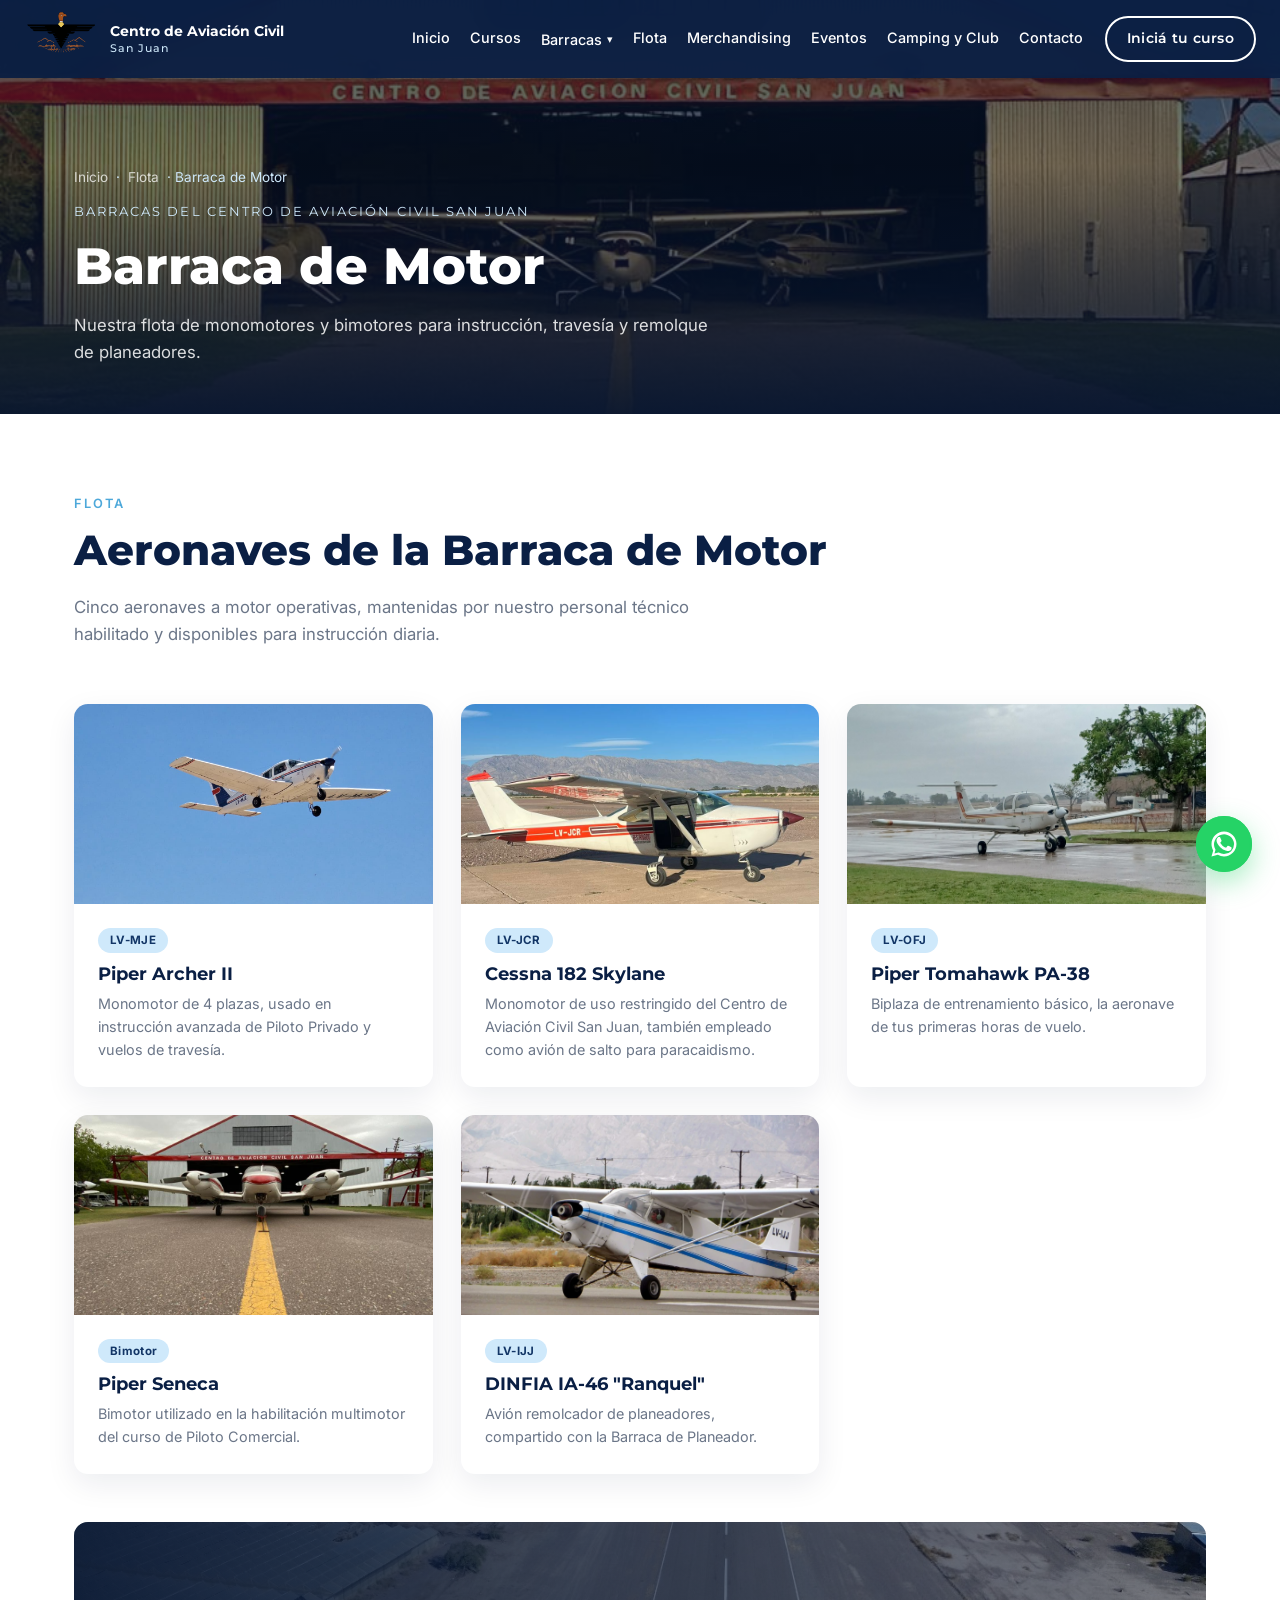
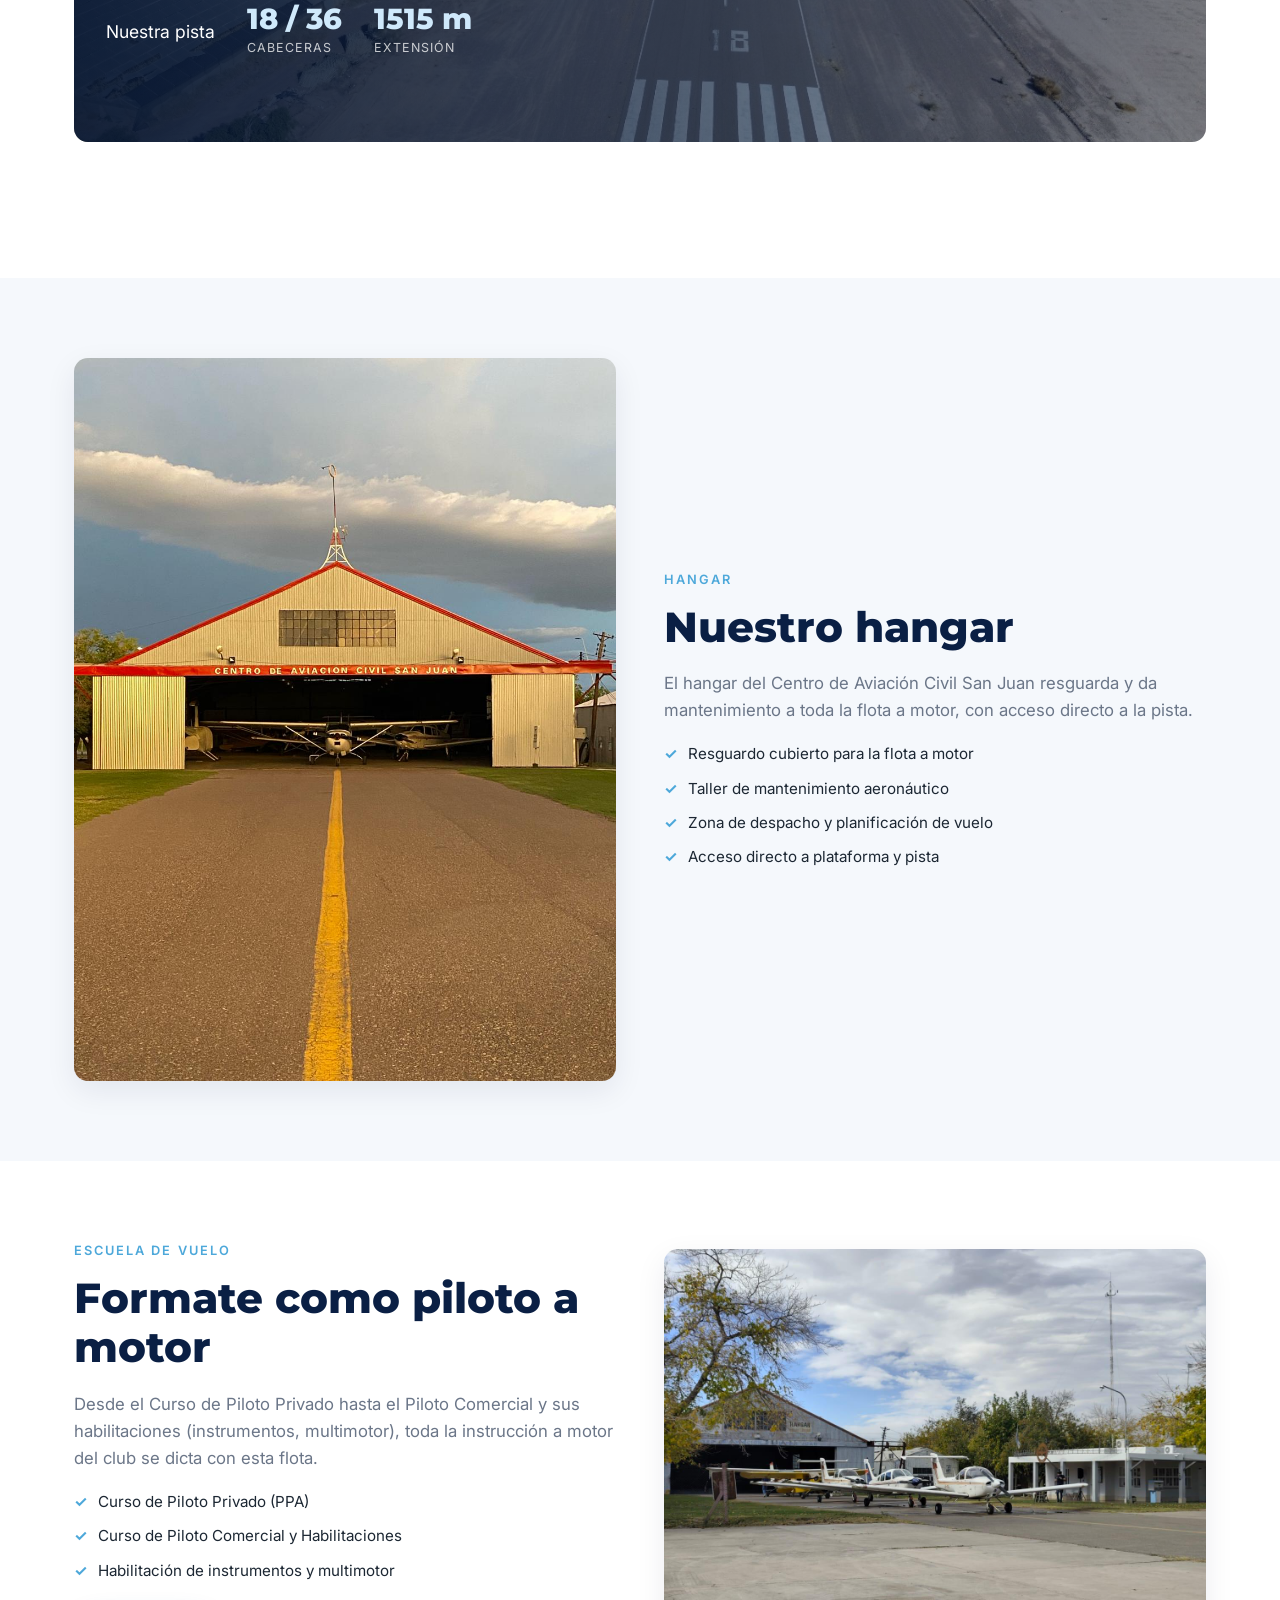
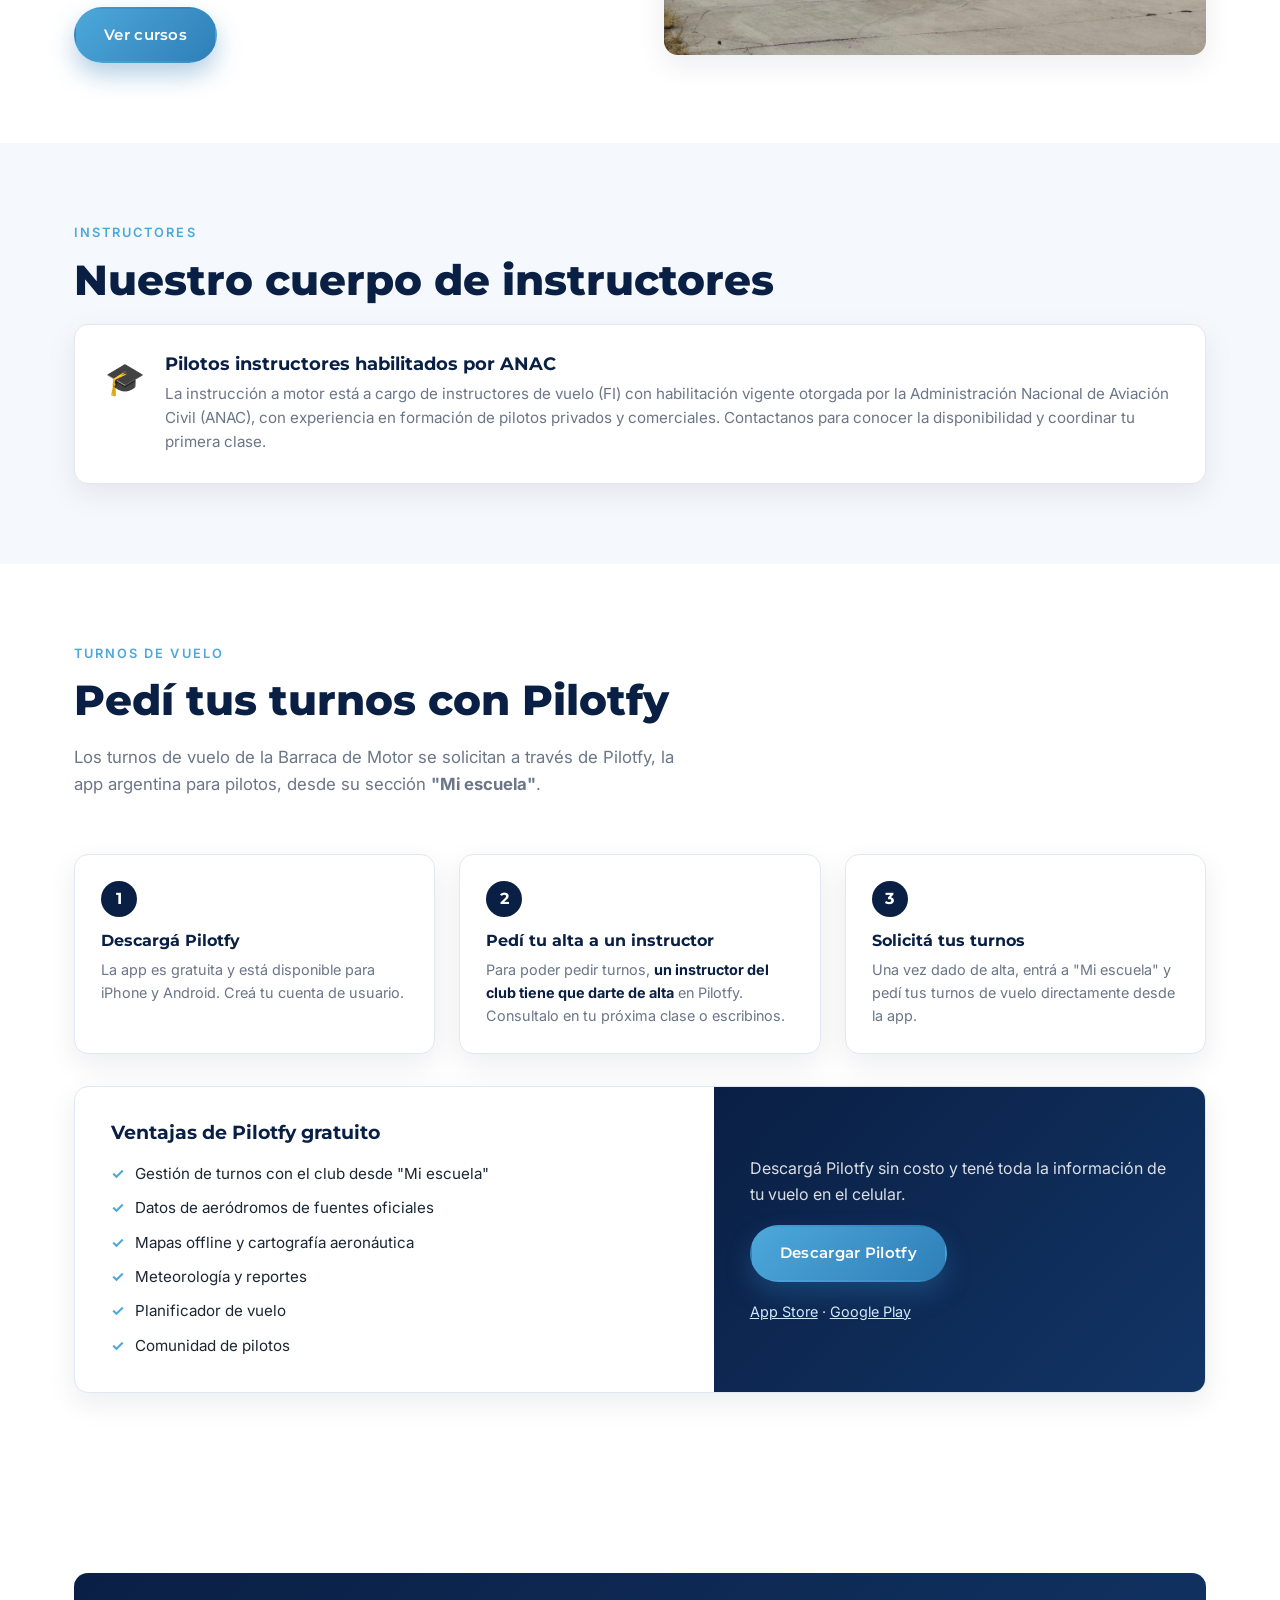
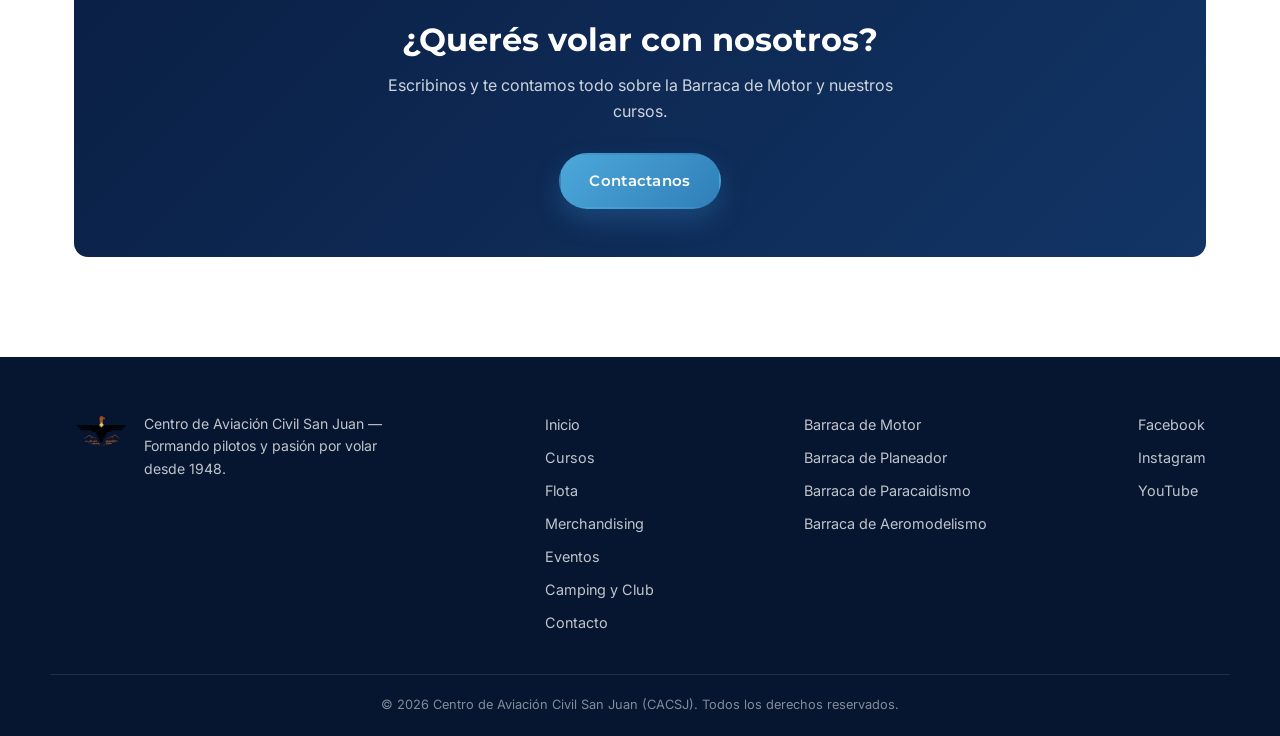
<file: barraca-motor.html>
<!DOCTYPE html>
<html lang="es">
<head>
  <meta charset="UTF-8">
  <meta name="viewport" content="width=device-width, initial-scale=1.0">
  <title>Barraca de Motor | Centro de Aviación Civil San Juan</title>
  <meta name="description" content="Barraca de Motor del Centro de Aviación Civil San Juan: flota de aviones a motor, hangar, escuela de vuelo e instructores.">
  <link rel="icon" type="image/png" href="images/logoaeroc.png">
  <link rel="preconnect" href="https://fonts.googleapis.com">
  <link rel="preconnect" href="https://fonts.gstatic.com" crossorigin>
  <link href="https://fonts.googleapis.com/css2?family=Montserrat:wght@400;500;600;700;800&family=Inter:wght@400;500;600&display=swap" rel="stylesheet">
  <link rel="stylesheet" href="styles.css">
</head>
<body>

  <!-- ===== NAVBAR ===== -->
  <header class="navbar" id="navbar">
    <div class="navbar__inner container">
      <a href="index.html#inicio" class="navbar__brand">
        <img src="images/logoaeroc.png" alt="Centro de Aviación Civil San Juan" class="navbar__logo">
        <span class="navbar__title">Centro de Aviación Civil<br><small>San Juan</small></span>
      </a>

      <button class="navbar__toggle" id="navToggle" aria-label="Abrir menú" aria-expanded="false" aria-controls="navMenu">
        <span></span><span></span><span></span>
      </button>

      <nav class="navbar__menu" id="navMenu">
        <ul class="navbar__links">
          <li><a href="index.html#inicio" class="nav-link">Inicio</a></li>
          <li><a href="index.html#cursos" class="nav-link">Cursos</a></li>
          <li class="navbar__dropdown" id="barracasDropdown">
            <button type="button" class="nav-link nav-link--dropdown" aria-haspopup="true" aria-expanded="false">
              Barracas <span class="caret" aria-hidden="true">▾</span>
            </button>
            <ul class="dropdown-menu">
              <li><a href="barraca-motor.html" class="dropdown-link"><span aria-hidden="true">✈️</span> Barraca de Motor</a></li>
              <li><a href="barraca-planeador.html" class="dropdown-link"><span aria-hidden="true">🛩️</span> Barraca de Planeador</a></li>
              <li><a href="barraca-paracaidismo.html" class="dropdown-link"><span aria-hidden="true">🪂</span> Barraca de Paracaidismo</a></li>
              <li><a href="barraca-aeromodelismo.html" class="dropdown-link"><span aria-hidden="true">🎮</span> Barraca de Aeromodelismo</a></li>
            </ul>
          </li>
          <li><a href="index.html#flota" class="nav-link">Flota</a></li>
          <li><a href="index.html#merchandising" class="nav-link">Merchandising</a></li>
          <li><a href="index.html#eventos" class="nav-link">Eventos</a></li>
          <li><a href="camping-club.html" class="nav-link">Camping y Club</a></li>
          <li><a href="index.html#contacto" class="nav-link">Contacto</a></li>
        </ul>
        <a href="index.html#contacto" class="btn btn--small btn--outline navbar__cta">Iniciá tu curso</a>
      </nav>
    </div>
  </header>

  <main>
    <!-- ===== PAGE HERO ===== -->
    <section class="page-hero">
      <div class="page-hero__bg" style="background-image: url('images/hangar-sunset.jpeg');"></div>
      <div class="page-hero__overlay"></div>
      <div class="container page-hero__content">
        <p class="breadcrumb"><a href="index.html#inicio">Inicio</a> · <a href="index.html#flota">Flota</a> · Barraca de Motor</p>
        <p class="page-hero__eyebrow">Barracas del Centro de Aviación Civil San Juan</p>
        <h1 class="page-hero__title">Barraca de Motor</h1>
        <p class="page-hero__subtitle">Nuestra flota de monomotores y bimotores para instrucción, travesía y remolque de planeadores.</p>
      </div>
    </section>

    <!-- ===== FLOTA ===== -->
    <section class="detail-section">
      <div class="container">
        <p class="section__eyebrow">Flota</p>
        <h2 class="section__title">Aeronaves de la Barraca de Motor</h2>
        <p class="section__lead">Cinco aeronaves a motor operativas, mantenidas por nuestro personal técnico habilitado y disponibles para instrucción diaria.</p>

        <div class="fleet-grid">
          <article class="fleet-card">
            <div class="fleet-card__img-wrap">
              <img src="images/archer.jpeg" alt="Piper Archer II LV-MJE en vuelo" loading="lazy">
            </div>
            <div class="fleet-card__body">
              <span class="fleet-card__tag">LV-MJE</span>
              <h3 class="fleet-card__title">Piper Archer II</h3>
              <p class="fleet-card__text">Monomotor de 4 plazas, usado en instrucción avanzada de Piloto Privado y vuelos de travesía.</p>
            </div>
          </article>

          <article class="fleet-card">
            <div class="fleet-card__img-wrap">
              <img src="images/c182.jpeg" alt="Cessna 182 LV-JCR en plataforma" loading="lazy">
            </div>
            <div class="fleet-card__body">
              <span class="fleet-card__tag">LV-JCR</span>
              <h3 class="fleet-card__title">Cessna 182 Skylane</h3>
              <p class="fleet-card__text">Monomotor de uso restringido del Centro de Aviación Civil San Juan, también empleado como avión de salto para paracaidismo.</p>
            </div>
          </article>

          <article class="fleet-card">
            <div class="fleet-card__img-wrap">
              <img src="images/tomahk.jpeg" alt="Piper Tomahawk PA-38 en la plataforma" loading="lazy">
            </div>
            <div class="fleet-card__body">
              <span class="fleet-card__tag">LV-OFJ</span>
              <h3 class="fleet-card__title">Piper Tomahawk PA-38</h3>
              <p class="fleet-card__text">Biplaza de entrenamiento básico, la aeronave de tus primeras horas de vuelo.</p>
            </div>
          </article>

          <article class="fleet-card">
            <div class="fleet-card__img-wrap">
              <img src="images/seneca.jpeg" alt="Piper Seneca bimotor frente al hangar" loading="lazy">
            </div>
            <div class="fleet-card__body">
              <span class="fleet-card__tag">Bimotor</span>
              <h3 class="fleet-card__title">Piper Seneca</h3>
              <p class="fleet-card__text">Bimotor utilizado en la habilitación multimotor del curso de Piloto Comercial.</p>
            </div>
          </article>

          <article class="fleet-card">
            <div class="fleet-card__img-wrap">
              <img src="images/ranquel.jpeg" alt="DINFIA IA-46 Ranquel LV-IJJ, avión remolcador" loading="lazy">
            </div>
            <div class="fleet-card__body">
              <span class="fleet-card__tag">LV-IJJ</span>
              <h3 class="fleet-card__title">DINFIA IA-46 "Ranquel"</h3>
              <p class="fleet-card__text">Avión remolcador de planeadores, compartido con la Barraca de Planeador.</p>
            </div>
          </article>
        </div>

        <div class="runway-banner" style="margin-top:48px;">
          <div class="runway-banner__bg" style="background-image: url('images/pista.jpeg');"></div>
          <div class="runway-banner__overlay"></div>
          <div class="runway-banner__content">
            <p class="runway-banner__title">Nuestra pista</p>
            <div class="runway-banner__stats">
              <div class="runway-stat">
                <span class="runway-stat__value">18 / 36</span>
                <span class="runway-stat__label">Cabeceras</span>
              </div>
              <div class="runway-stat">
                <span class="runway-stat__value">1515 m</span>
                <span class="runway-stat__label">Extensión</span>
              </div>
            </div>
          </div>
        </div>
      </div>
    </section>

    <!-- ===== HANGAR ===== -->
    <section class="detail-section detail-section--alt">
      <div class="container">
        <div class="detail-grid">
          <div class="detail-grid__img">
            <img src="images/hangar-sunset.jpeg" alt="Hangar del Centro de Aviación Civil San Juan" loading="lazy">
          </div>
          <div>
            <p class="section__eyebrow">Hangar</p>
            <h2 class="section__title">Nuestro hangar</h2>
            <p class="section__lead" style="margin-bottom:0;">El hangar del Centro de Aviación Civil San Juan resguarda y da mantenimiento a toda la flota a motor, con acceso directo a la pista.</p>
            <ul class="detail-list">
              <li>Resguardo cubierto para la flota a motor</li>
              <li>Taller de mantenimiento aeronáutico</li>
              <li>Zona de despacho y planificación de vuelo</li>
              <li>Acceso directo a plataforma y pista</li>
            </ul>
          </div>
        </div>
      </div>
    </section>

    <!-- ===== ESCUELA DE VUELO ===== -->
    <section class="detail-section">
      <div class="container">
        <div class="detail-grid detail-grid--reverse">
          <div class="detail-grid__img">
            <img src="images/aviones.jpeg" alt="Aviones de instrucción en la plataforma" loading="lazy">
          </div>
          <div>
            <p class="section__eyebrow">Escuela de vuelo</p>
            <h2 class="section__title">Formate como piloto a motor</h2>
            <p class="section__lead" style="margin-bottom:0;">Desde el Curso de Piloto Privado hasta el Piloto Comercial y sus habilitaciones (instrumentos, multimotor), toda la instrucción a motor del club se dicta con esta flota.</p>
            <ul class="detail-list">
              <li>Curso de Piloto Privado (PPA)</li>
              <li>Curso de Piloto Comercial y Habilitaciones</li>
              <li>Habilitación de instrumentos y multimotor</li>
            </ul>
            <div style="margin-top:24px;">
              <a href="index.html#cursos" class="btn btn--primary">Ver cursos</a>
            </div>
          </div>
        </div>
      </div>
    </section>

    <!-- ===== INSTRUCTORES ===== -->
    <section class="detail-section detail-section--alt">
      <div class="container">
        <p class="section__eyebrow">Instructores</p>
        <h2 class="section__title">Nuestro cuerpo de instructores</h2>
        <div class="instructor-note">
          <div class="instructor-note__icon">🎓</div>
          <div>
            <h3>Pilotos instructores habilitados por ANAC</h3>
            <p>La instrucción a motor está a cargo de instructores de vuelo (FI) con habilitación vigente otorgada por la Administración Nacional de Aviación Civil (ANAC), con experiencia en formación de pilotos privados y comerciales. Contactanos para conocer la disponibilidad y coordinar tu primera clase.</p>
          </div>
        </div>
      </div>
    </section>

    <!-- ===== TURNOS (Pilotfy) ===== -->
    <section class="detail-section" id="turnos">
      <div class="container">
        <p class="section__eyebrow">Turnos de vuelo</p>
        <h2 class="section__title">Pedí tus turnos con Pilotfy</h2>
        <p class="section__lead">Los turnos de vuelo de la Barraca de Motor se solicitan a través de Pilotfy, la app argentina para pilotos, desde su sección <strong>"Mi escuela"</strong>.</p>

        <div class="steps-list pilotfy-steps">
          <div class="step-card">
            <span class="step-card__num">1</span>
            <h3>Descargá Pilotfy</h3>
            <p>La app es gratuita y está disponible para iPhone y Android. Creá tu cuenta de usuario.</p>
          </div>
          <div class="step-card">
            <span class="step-card__num">2</span>
            <h3>Pedí tu alta a un instructor</h3>
            <p>Para poder pedir turnos, <strong>un instructor del club tiene que darte de alta</strong> en Pilotfy. Consultalo en tu próxima clase o escribinos.</p>
          </div>
          <div class="step-card">
            <span class="step-card__num">3</span>
            <h3>Solicitá tus turnos</h3>
            <p>Una vez dado de alta, entrá a "Mi escuela" y pedí tus turnos de vuelo directamente desde la app.</p>
          </div>
        </div>

        <div class="pilotfy-card">
          <div>
            <h3 class="pilotfy-card__title">Ventajas de Pilotfy gratuito</h3>
            <ul class="detail-list">
              <li>Gestión de turnos con el club desde "Mi escuela"</li>
              <li>Datos de aeródromos de fuentes oficiales</li>
              <li>Mapas offline y cartografía aeronáutica</li>
              <li>Meteorología y reportes</li>
              <li>Planificador de vuelo</li>
              <li>Comunidad de pilotos</li>
            </ul>
          </div>
          <div class="pilotfy-card__cta">
            <p>Descargá Pilotfy sin costo y tené toda la información de tu vuelo en el celular.</p>
            <a href="https://www.pilotfy.com.ar/efb" target="_blank" rel="noopener" class="btn btn--primary">Descargar Pilotfy</a>
            <p class="pilotfy-card__stores">
              <a href="https://apps.apple.com/ar/app/pilotfy/id1397116437" target="_blank" rel="noopener">App Store</a>
              ·
              <a href="https://play.google.com/store/apps/details?id=com.pilotfy" target="_blank" rel="noopener">Google Play</a>
            </p>
          </div>
        </div>
      </div>
    </section>

    <!-- ===== CTA ===== -->
    <section class="section">
      <div class="container">
        <div class="cta-band">
          <h2>¿Querés volar con nosotros?</h2>
          <p>Escribinos y te contamos todo sobre la Barraca de Motor y nuestros cursos.</p>
          <a href="index.html#contacto" class="btn btn--primary">Contactanos</a>
        </div>
      </div>
    </section>
  </main>

  <!-- ===== FOOTER ===== -->
  <footer class="footer">
    <div class="container footer__inner">
      <div class="footer__brand">
        <img src="images/logoaeroc.png" alt="Centro de Aviación Civil San Juan" class="footer__logo">
        <p>Centro de Aviación Civil San Juan — Formando pilotos y pasión por volar desde 1948.</p>
      </div>

      <nav class="footer__links">
        <a href="index.html#inicio">Inicio</a>
        <a href="index.html#cursos">Cursos</a>
        <a href="index.html#flota">Flota</a>
        <a href="index.html#merchandising">Merchandising</a>
        <a href="index.html#eventos">Eventos</a>
        <a href="camping-club.html">Camping y Club</a>
        <a href="index.html#contacto">Contacto</a>
      </nav>

      <nav class="footer__links">
        <a href="barraca-motor.html">Barraca de Motor</a>
        <a href="barraca-planeador.html">Barraca de Planeador</a>
        <a href="barraca-paracaidismo.html">Barraca de Paracaidismo</a>
        <a href="barraca-aeromodelismo.html">Barraca de Aeromodelismo</a>
      </nav>

      <div class="footer__social">
        <a href="https://www.facebook.com/sanjuanaeroclub" target="_blank" rel="noopener" aria-label="Facebook">Facebook</a>
        <a href="https://www.instagram.com/aeroclubsanjuan" target="_blank" rel="noopener" aria-label="Instagram">Instagram</a>
        <a href="#" aria-label="YouTube">YouTube</a>
      </div>
    </div>
    <div class="footer__bottom">
      <p>&copy; <span id="year"></span> Centro de Aviación Civil San Juan (CACSJ). Todos los derechos reservados.</p>
    </div>
  </footer>

  <a href="https://wa.me/5492645851695?text=Hola%2C%20quiero%20consultar%20sobre%20el%20Centro%20de%20Aviaci%C3%B3n%20Civil%20San%20Juan" target="_blank" rel="noopener" class="whatsapp-float" aria-label="Escribinos por WhatsApp">
    <svg viewBox="0 0 24 24" fill="currentColor" xmlns="http://www.w3.org/2000/svg" aria-hidden="true">
      <path d="M17.472 14.382c-.297-.149-1.758-.867-2.03-.967-.273-.099-.471-.148-.67.15-.197.297-.767.966-.94 1.164-.173.199-.347.223-.644.075-.297-.15-1.255-.463-2.39-1.475-.883-.788-1.48-1.761-1.653-2.059-.173-.297-.018-.458.13-.606.134-.133.298-.347.446-.52.149-.174.198-.298.298-.497.099-.198.05-.371-.025-.52-.075-.149-.669-1.612-.916-2.207-.242-.579-.487-.5-.669-.51-.173-.008-.371-.01-.57-.01-.198 0-.52.074-.792.372-.272.297-1.04 1.016-1.04 2.479 0 1.462 1.065 2.875 1.213 3.074.149.198 2.096 3.2 5.077 4.487.709.306 1.262.489 1.694.625.712.227 1.36.195 1.871.118.571-.085 1.758-.719 2.006-1.413.248-.694.248-1.289.173-1.413-.074-.124-.272-.198-.57-.347z"/>
      <path d="M12.001 2C6.478 2 2 6.477 2 12c0 1.86.505 3.6 1.382 5.11L2 22l5.03-1.36A9.958 9.958 0 0012 22c5.523 0 10-4.477 10-10S17.523 2 12.001 2zm0 18.062a8.03 8.03 0 01-4.2-1.175l-.301-.179-3.126.845.84-3.05-.196-.313A8.03 8.03 0 1120.062 12 8.06 8.06 0 0112 20.062z"/>
    </svg>
  </a>

  <button id="backToTop" class="back-to-top" aria-label="Volver arriba">↑</button>

  <script src="script.js"></script>
</body>
</html>
</file>
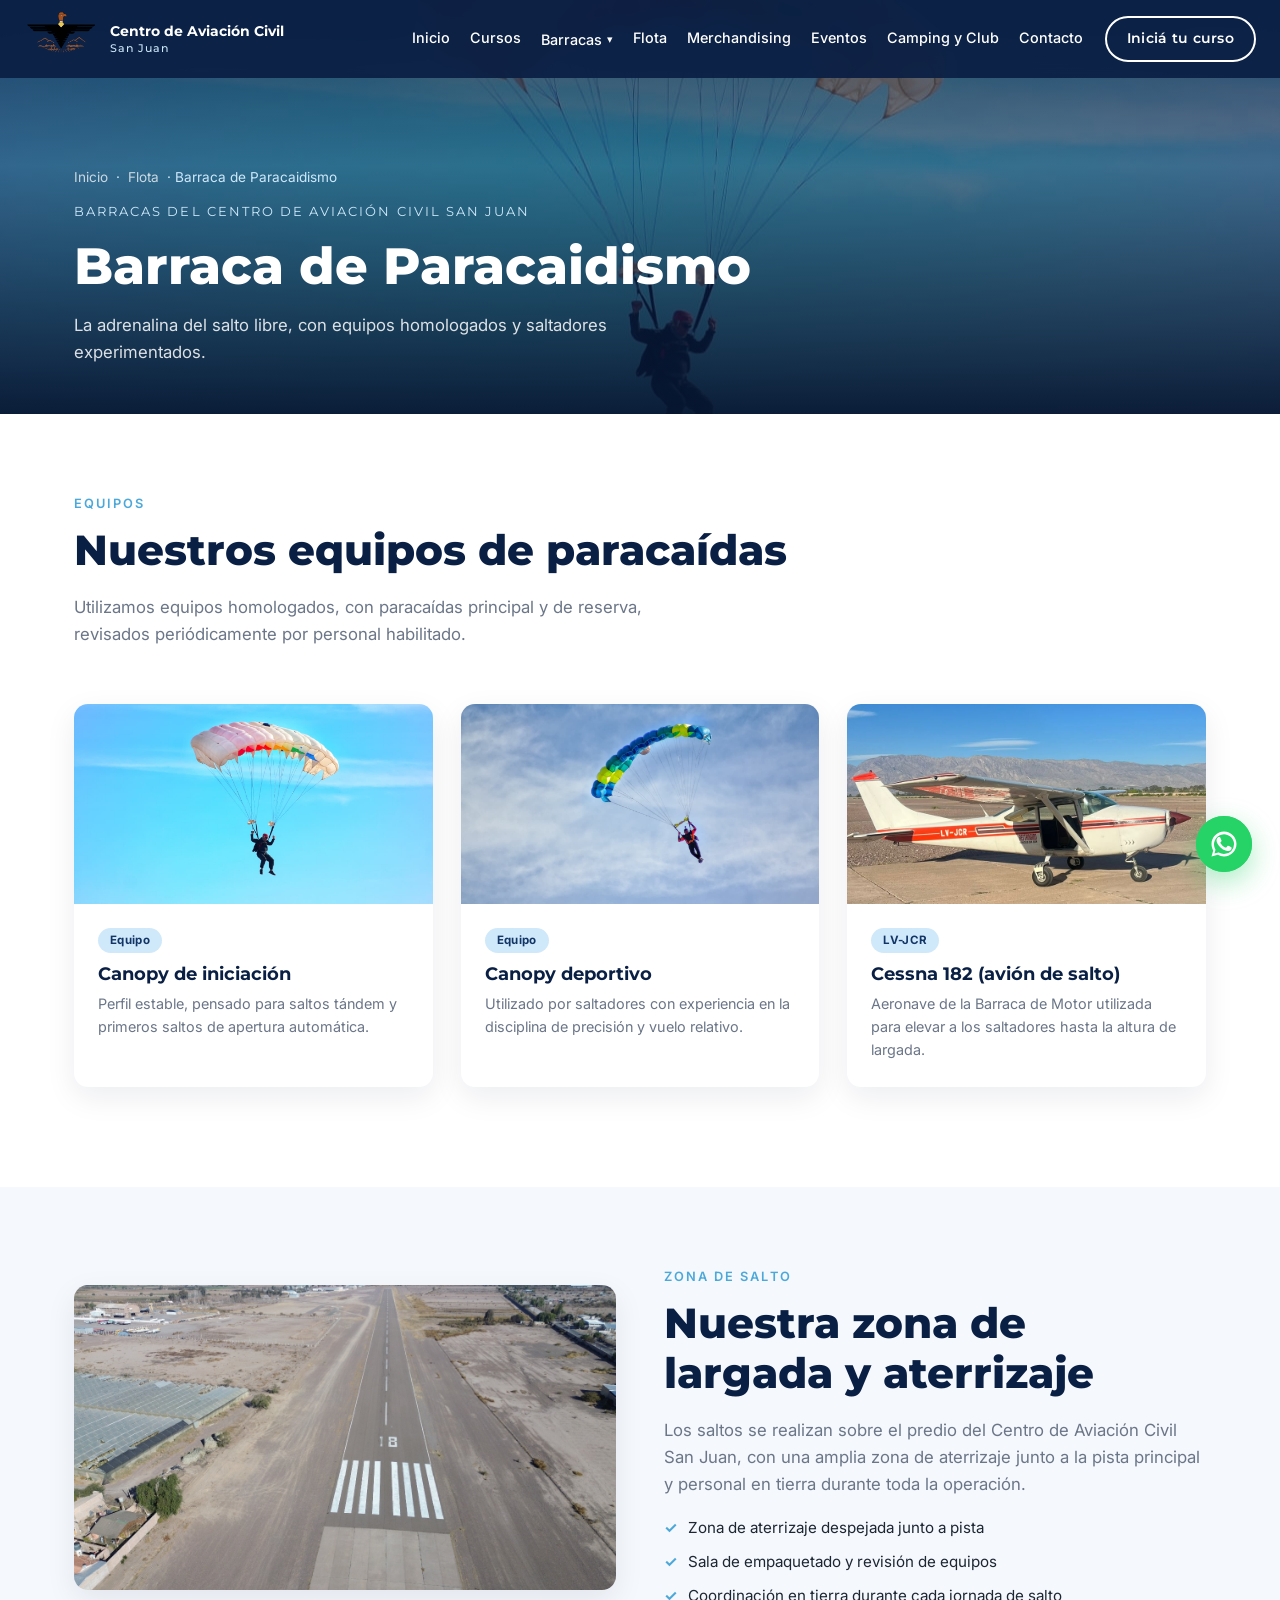
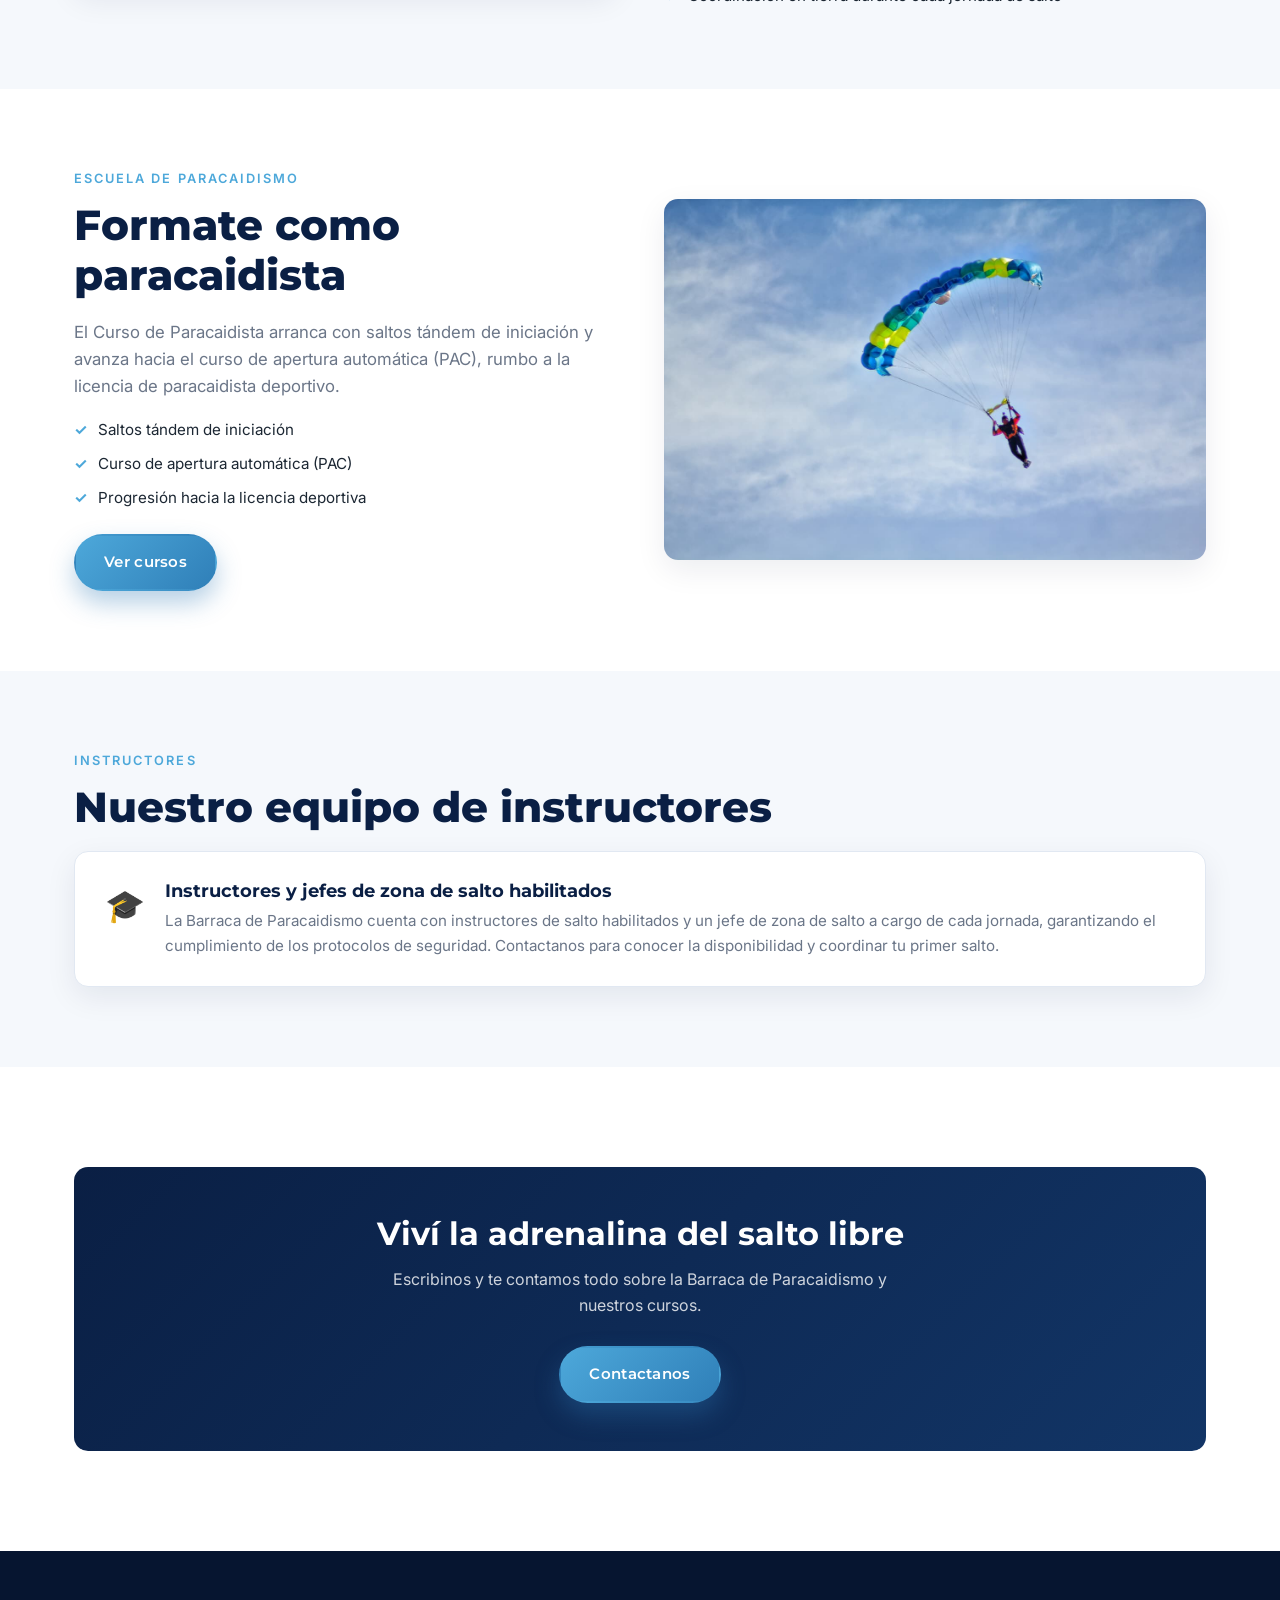
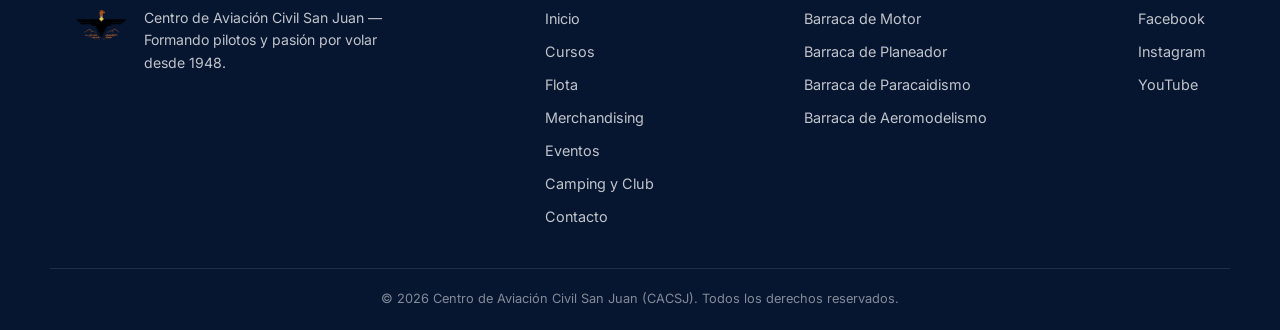
<file: barraca-paracaidismo.html>
<!DOCTYPE html>
<html lang="es">
<head>
  <meta charset="UTF-8">
  <meta name="viewport" content="width=device-width, initial-scale=1.0">
  <title>Barraca de Paracaidismo | Centro de Aviación Civil San Juan</title>
  <meta name="description" content="Barraca de Paracaidismo del Centro de Aviación Civil San Juan: equipos, zona de salto, escuela de paracaidismo e instructores.">
  <link rel="icon" type="image/png" href="images/logoaeroc.png">
  <link rel="preconnect" href="https://fonts.googleapis.com">
  <link rel="preconnect" href="https://fonts.gstatic.com" crossorigin>
  <link href="https://fonts.googleapis.com/css2?family=Montserrat:wght@400;500;600;700;800&family=Inter:wght@400;500;600&display=swap" rel="stylesheet">
  <link rel="stylesheet" href="styles.css">
</head>
<body>

  <!-- ===== NAVBAR ===== -->
  <header class="navbar" id="navbar">
    <div class="navbar__inner container">
      <a href="index.html#inicio" class="navbar__brand">
        <img src="images/logoaeroc.png" alt="Centro de Aviación Civil San Juan" class="navbar__logo">
        <span class="navbar__title">Centro de Aviación Civil<br><small>San Juan</small></span>
      </a>

      <button class="navbar__toggle" id="navToggle" aria-label="Abrir menú" aria-expanded="false" aria-controls="navMenu">
        <span></span><span></span><span></span>
      </button>

      <nav class="navbar__menu" id="navMenu">
        <ul class="navbar__links">
          <li><a href="index.html#inicio" class="nav-link">Inicio</a></li>
          <li><a href="index.html#cursos" class="nav-link">Cursos</a></li>
          <li class="navbar__dropdown" id="barracasDropdown">
            <button type="button" class="nav-link nav-link--dropdown" aria-haspopup="true" aria-expanded="false">
              Barracas <span class="caret" aria-hidden="true">▾</span>
            </button>
            <ul class="dropdown-menu">
              <li><a href="barraca-motor.html" class="dropdown-link"><span aria-hidden="true">✈️</span> Barraca de Motor</a></li>
              <li><a href="barraca-planeador.html" class="dropdown-link"><span aria-hidden="true">🛩️</span> Barraca de Planeador</a></li>
              <li><a href="barraca-paracaidismo.html" class="dropdown-link"><span aria-hidden="true">🪂</span> Barraca de Paracaidismo</a></li>
              <li><a href="barraca-aeromodelismo.html" class="dropdown-link"><span aria-hidden="true">🎮</span> Barraca de Aeromodelismo</a></li>
            </ul>
          </li>
          <li><a href="index.html#flota" class="nav-link">Flota</a></li>
          <li><a href="index.html#merchandising" class="nav-link">Merchandising</a></li>
          <li><a href="index.html#eventos" class="nav-link">Eventos</a></li>
          <li><a href="camping-club.html" class="nav-link">Camping y Club</a></li>
          <li><a href="index.html#contacto" class="nav-link">Contacto</a></li>
        </ul>
        <a href="index.html#contacto" class="btn btn--small btn--outline navbar__cta">Iniciá tu curso</a>
      </nav>
    </div>
  </header>

  <main>
    <!-- ===== PAGE HERO ===== -->
    <section class="page-hero">
      <div class="page-hero__bg" style="background-image: url('images/paracaidas.jpeg');"></div>
      <div class="page-hero__overlay"></div>
      <div class="container page-hero__content">
        <p class="breadcrumb"><a href="index.html#inicio">Inicio</a> · <a href="index.html#flota">Flota</a> · Barraca de Paracaidismo</p>
        <p class="page-hero__eyebrow">Barracas del Centro de Aviación Civil San Juan</p>
        <h1 class="page-hero__title">Barraca de Paracaidismo</h1>
        <p class="page-hero__subtitle">La adrenalina del salto libre, con equipos homologados y saltadores experimentados.</p>
      </div>
    </section>

    <!-- ===== EQUIPOS ===== -->
    <section class="detail-section">
      <div class="container">
        <p class="section__eyebrow">Equipos</p>
        <h2 class="section__title">Nuestros equipos de paracaídas</h2>
        <p class="section__lead">Utilizamos equipos homologados, con paracaídas principal y de reserva, revisados periódicamente por personal habilitado.</p>

        <div class="fleet-grid">
          <article class="fleet-card">
            <div class="fleet-card__img-wrap">
              <img src="images/paracaidas.jpeg" alt="Paracaidista descendiendo con canopy multicolor" loading="lazy">
            </div>
            <div class="fleet-card__body">
              <span class="fleet-card__tag">Equipo</span>
              <h3 class="fleet-card__title">Canopy de iniciación</h3>
              <p class="fleet-card__text">Perfil estable, pensado para saltos tándem y primeros saltos de apertura automática.</p>
            </div>
          </article>

          <article class="fleet-card">
            <div class="fleet-card__img-wrap">
              <img src="images/paracaidas2.jpeg" alt="Paracaidista descendiendo con canopy deportivo" loading="lazy">
            </div>
            <div class="fleet-card__body">
              <span class="fleet-card__tag">Equipo</span>
              <h3 class="fleet-card__title">Canopy deportivo</h3>
              <p class="fleet-card__text">Utilizado por saltadores con experiencia en la disciplina de precisión y vuelo relativo.</p>
            </div>
          </article>

          <article class="fleet-card">
            <div class="fleet-card__img-wrap">
              <img src="images/c182.jpeg" alt="Cessna 182 LV-JCR, avión de salto" loading="lazy">
            </div>
            <div class="fleet-card__body">
              <span class="fleet-card__tag">LV-JCR</span>
              <h3 class="fleet-card__title">Cessna 182 (avión de salto)</h3>
              <p class="fleet-card__text">Aeronave de la Barraca de Motor utilizada para elevar a los saltadores hasta la altura de largada.</p>
            </div>
          </article>
        </div>
      </div>
    </section>

    <!-- ===== ZONA DE SALTO ===== -->
    <section class="detail-section detail-section--alt">
      <div class="container">
        <div class="detail-grid">
          <div class="detail-grid__img">
            <img src="images/pista.jpeg" alt="Pista y zona de aterrizaje del Centro de Aviación Civil San Juan" loading="lazy">
          </div>
          <div>
            <p class="section__eyebrow">Zona de salto</p>
            <h2 class="section__title">Nuestra zona de largada y aterrizaje</h2>
            <p class="section__lead" style="margin-bottom:0;">Los saltos se realizan sobre el predio del Centro de Aviación Civil San Juan, con una amplia zona de aterrizaje junto a la pista principal y personal en tierra durante toda la operación.</p>
            <ul class="detail-list">
              <li>Zona de aterrizaje despejada junto a pista</li>
              <li>Sala de empaquetado y revisión de equipos</li>
              <li>Coordinación en tierra durante cada jornada de salto</li>
            </ul>
          </div>
        </div>
      </div>
    </section>

    <!-- ===== ESCUELA DE PARACAIDISMO ===== -->
    <section class="detail-section">
      <div class="container">
        <div class="detail-grid detail-grid--reverse">
          <div class="detail-grid__img">
            <img src="images/paracaidas2.jpeg" alt="Paracaidista en descenso" loading="lazy">
          </div>
          <div>
            <p class="section__eyebrow">Escuela de paracaidismo</p>
            <h2 class="section__title">Formate como paracaidista</h2>
            <p class="section__lead" style="margin-bottom:0;">El Curso de Paracaidista arranca con saltos tándem de iniciación y avanza hacia el curso de apertura automática (PAC), rumbo a la licencia de paracaidista deportivo.</p>
            <ul class="detail-list">
              <li>Saltos tándem de iniciación</li>
              <li>Curso de apertura automática (PAC)</li>
              <li>Progresión hacia la licencia deportiva</li>
            </ul>
            <div style="margin-top:24px;">
              <a href="index.html#cursos" class="btn btn--primary">Ver cursos</a>
            </div>
          </div>
        </div>
      </div>
    </section>

    <!-- ===== INSTRUCTORES ===== -->
    <section class="detail-section detail-section--alt">
      <div class="container">
        <p class="section__eyebrow">Instructores</p>
        <h2 class="section__title">Nuestro equipo de instructores</h2>
        <div class="instructor-note">
          <div class="instructor-note__icon">🎓</div>
          <div>
            <h3>Instructores y jefes de zona de salto habilitados</h3>
            <p>La Barraca de Paracaidismo cuenta con instructores de salto habilitados y un jefe de zona de salto a cargo de cada jornada, garantizando el cumplimiento de los protocolos de seguridad. Contactanos para conocer la disponibilidad y coordinar tu primer salto.</p>
          </div>
        </div>
      </div>
    </section>

    <!-- ===== CTA ===== -->
    <section class="section">
      <div class="container">
        <div class="cta-band">
          <h2>Viví la adrenalina del salto libre</h2>
          <p>Escribinos y te contamos todo sobre la Barraca de Paracaidismo y nuestros cursos.</p>
          <a href="index.html#contacto" class="btn btn--primary">Contactanos</a>
        </div>
      </div>
    </section>
  </main>

  <!-- ===== FOOTER ===== -->
  <footer class="footer">
    <div class="container footer__inner">
      <div class="footer__brand">
        <img src="images/logoaeroc.png" alt="Centro de Aviación Civil San Juan" class="footer__logo">
        <p>Centro de Aviación Civil San Juan — Formando pilotos y pasión por volar desde 1948.</p>
      </div>

      <nav class="footer__links">
        <a href="index.html#inicio">Inicio</a>
        <a href="index.html#cursos">Cursos</a>
        <a href="index.html#flota">Flota</a>
        <a href="index.html#merchandising">Merchandising</a>
        <a href="index.html#eventos">Eventos</a>
        <a href="camping-club.html">Camping y Club</a>
        <a href="index.html#contacto">Contacto</a>
      </nav>

      <nav class="footer__links">
        <a href="barraca-motor.html">Barraca de Motor</a>
        <a href="barraca-planeador.html">Barraca de Planeador</a>
        <a href="barraca-paracaidismo.html">Barraca de Paracaidismo</a>
        <a href="barraca-aeromodelismo.html">Barraca de Aeromodelismo</a>
      </nav>

      <div class="footer__social">
        <a href="https://www.facebook.com/sanjuanaeroclub" target="_blank" rel="noopener" aria-label="Facebook">Facebook</a>
        <a href="https://www.instagram.com/aeroclubsanjuan" target="_blank" rel="noopener" aria-label="Instagram">Instagram</a>
        <a href="#" aria-label="YouTube">YouTube</a>
      </div>
    </div>
    <div class="footer__bottom">
      <p>&copy; <span id="year"></span> Centro de Aviación Civil San Juan (CACSJ). Todos los derechos reservados.</p>
    </div>
  </footer>

  <a href="https://wa.me/5492645851695?text=Hola%2C%20quiero%20consultar%20sobre%20el%20Centro%20de%20Aviaci%C3%B3n%20Civil%20San%20Juan" target="_blank" rel="noopener" class="whatsapp-float" aria-label="Escribinos por WhatsApp">
    <svg viewBox="0 0 24 24" fill="currentColor" xmlns="http://www.w3.org/2000/svg" aria-hidden="true">
      <path d="M17.472 14.382c-.297-.149-1.758-.867-2.03-.967-.273-.099-.471-.148-.67.15-.197.297-.767.966-.94 1.164-.173.199-.347.223-.644.075-.297-.15-1.255-.463-2.39-1.475-.883-.788-1.48-1.761-1.653-2.059-.173-.297-.018-.458.13-.606.134-.133.298-.347.446-.52.149-.174.198-.298.298-.497.099-.198.05-.371-.025-.52-.075-.149-.669-1.612-.916-2.207-.242-.579-.487-.5-.669-.51-.173-.008-.371-.01-.57-.01-.198 0-.52.074-.792.372-.272.297-1.04 1.016-1.04 2.479 0 1.462 1.065 2.875 1.213 3.074.149.198 2.096 3.2 5.077 4.487.709.306 1.262.489 1.694.625.712.227 1.36.195 1.871.118.571-.085 1.758-.719 2.006-1.413.248-.694.248-1.289.173-1.413-.074-.124-.272-.198-.57-.347z"/>
      <path d="M12.001 2C6.478 2 2 6.477 2 12c0 1.86.505 3.6 1.382 5.11L2 22l5.03-1.36A9.958 9.958 0 0012 22c5.523 0 10-4.477 10-10S17.523 2 12.001 2zm0 18.062a8.03 8.03 0 01-4.2-1.175l-.301-.179-3.126.845.84-3.05-.196-.313A8.03 8.03 0 1120.062 12 8.06 8.06 0 0112 20.062z"/>
    </svg>
  </a>

  <button id="backToTop" class="back-to-top" aria-label="Volver arriba">↑</button>

  <script src="script.js"></script>
</body>
</html>
</file>
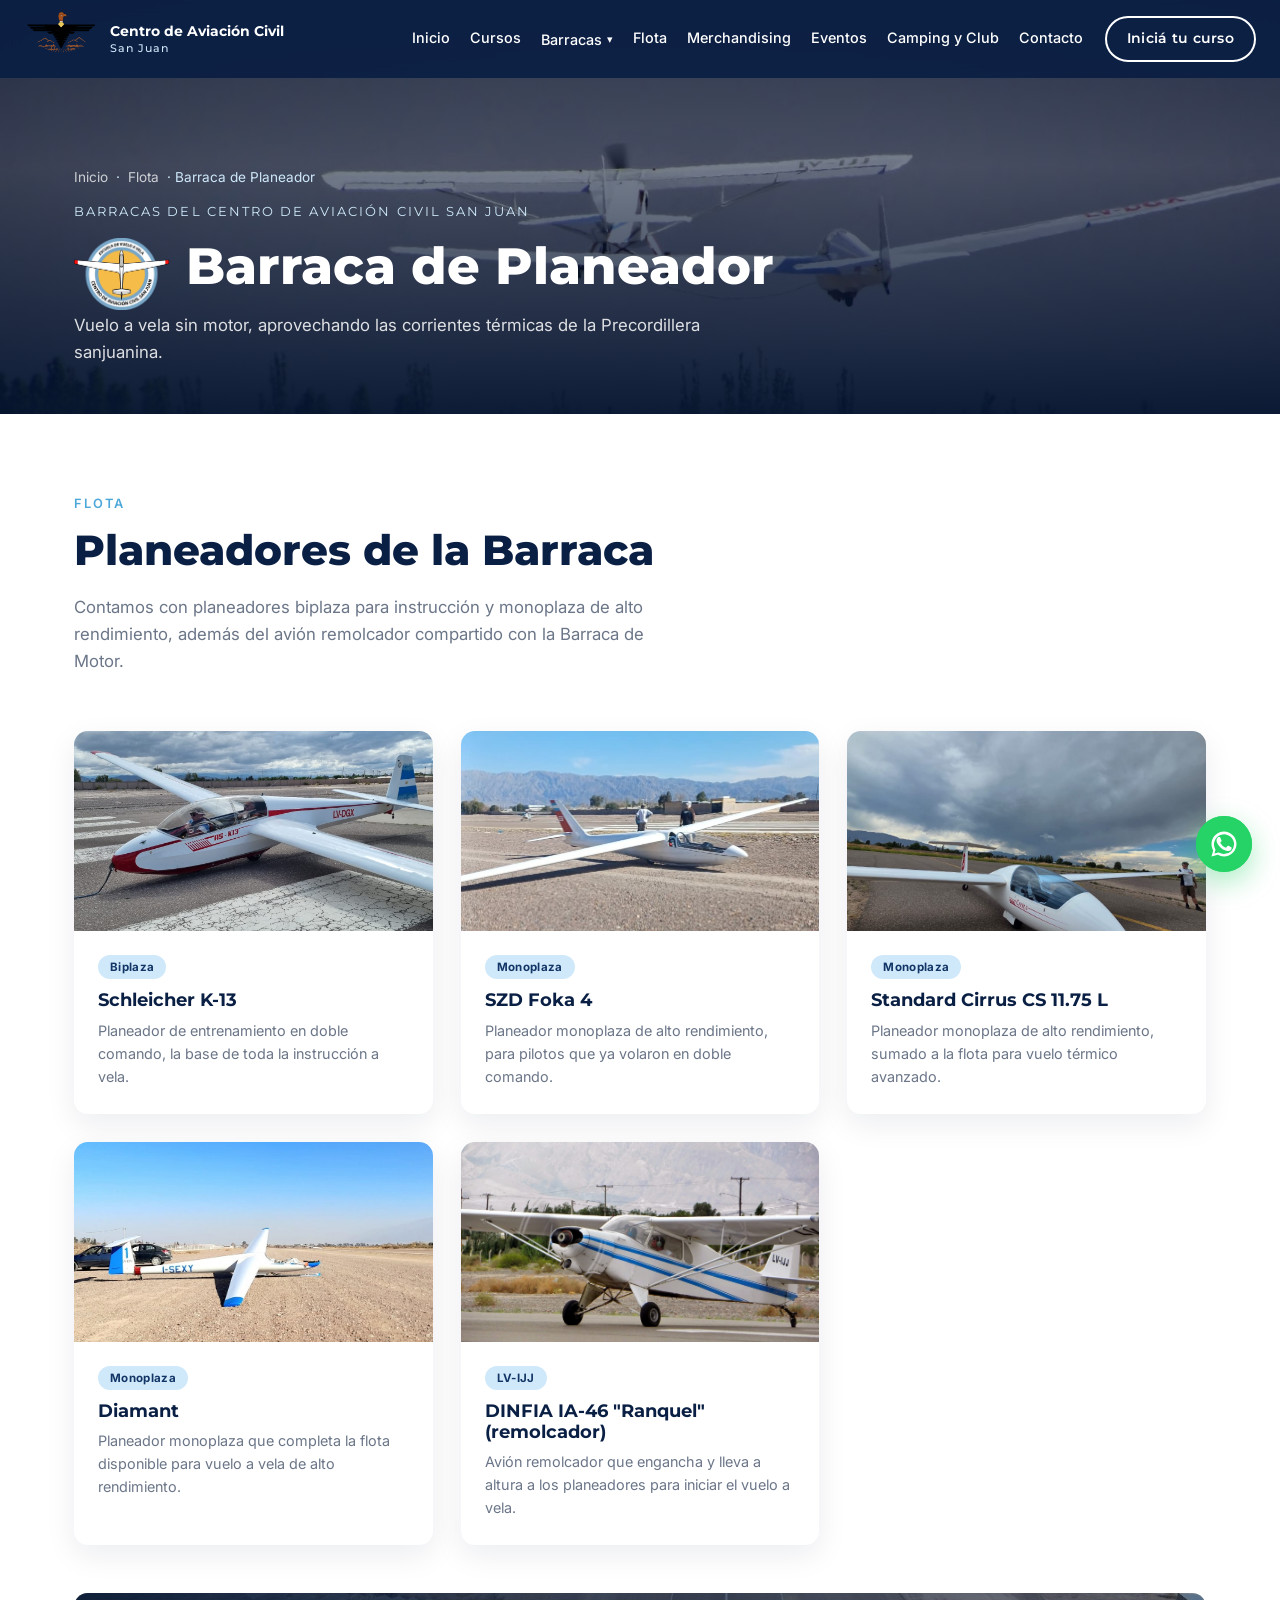
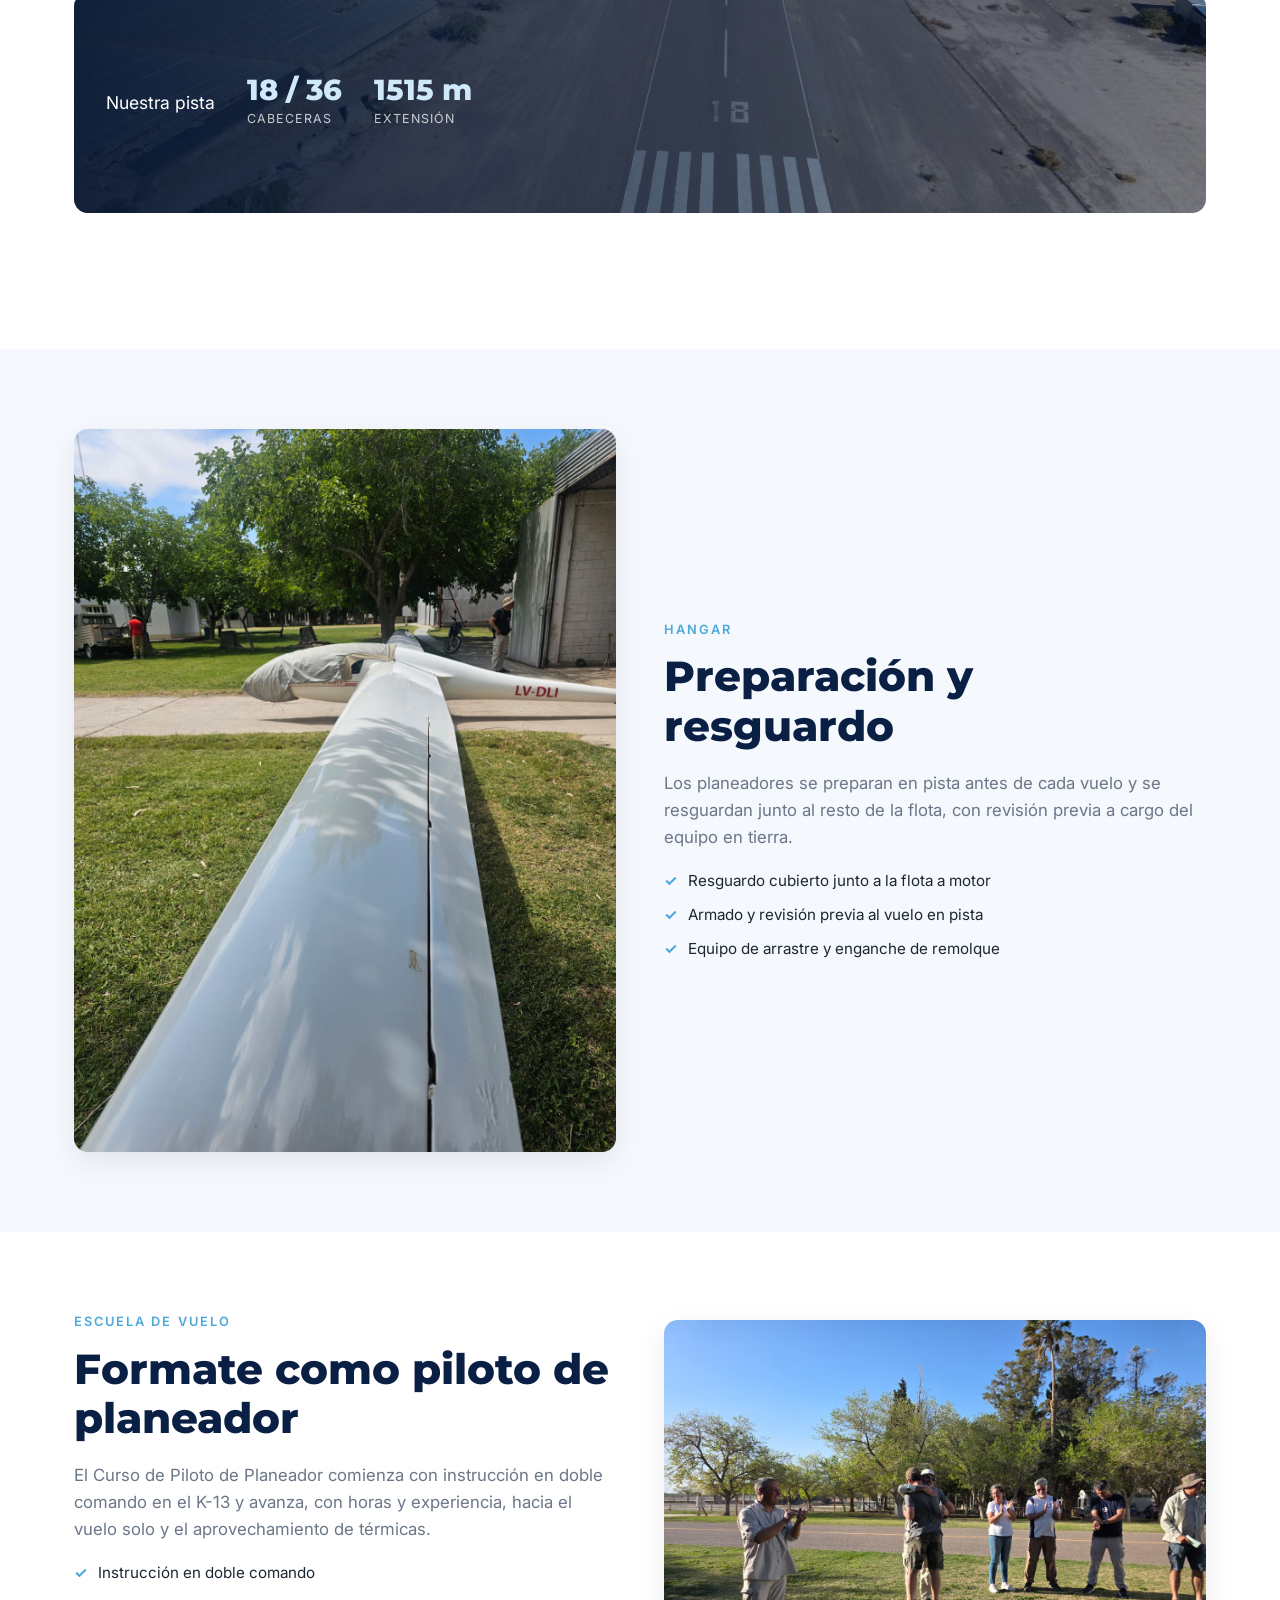
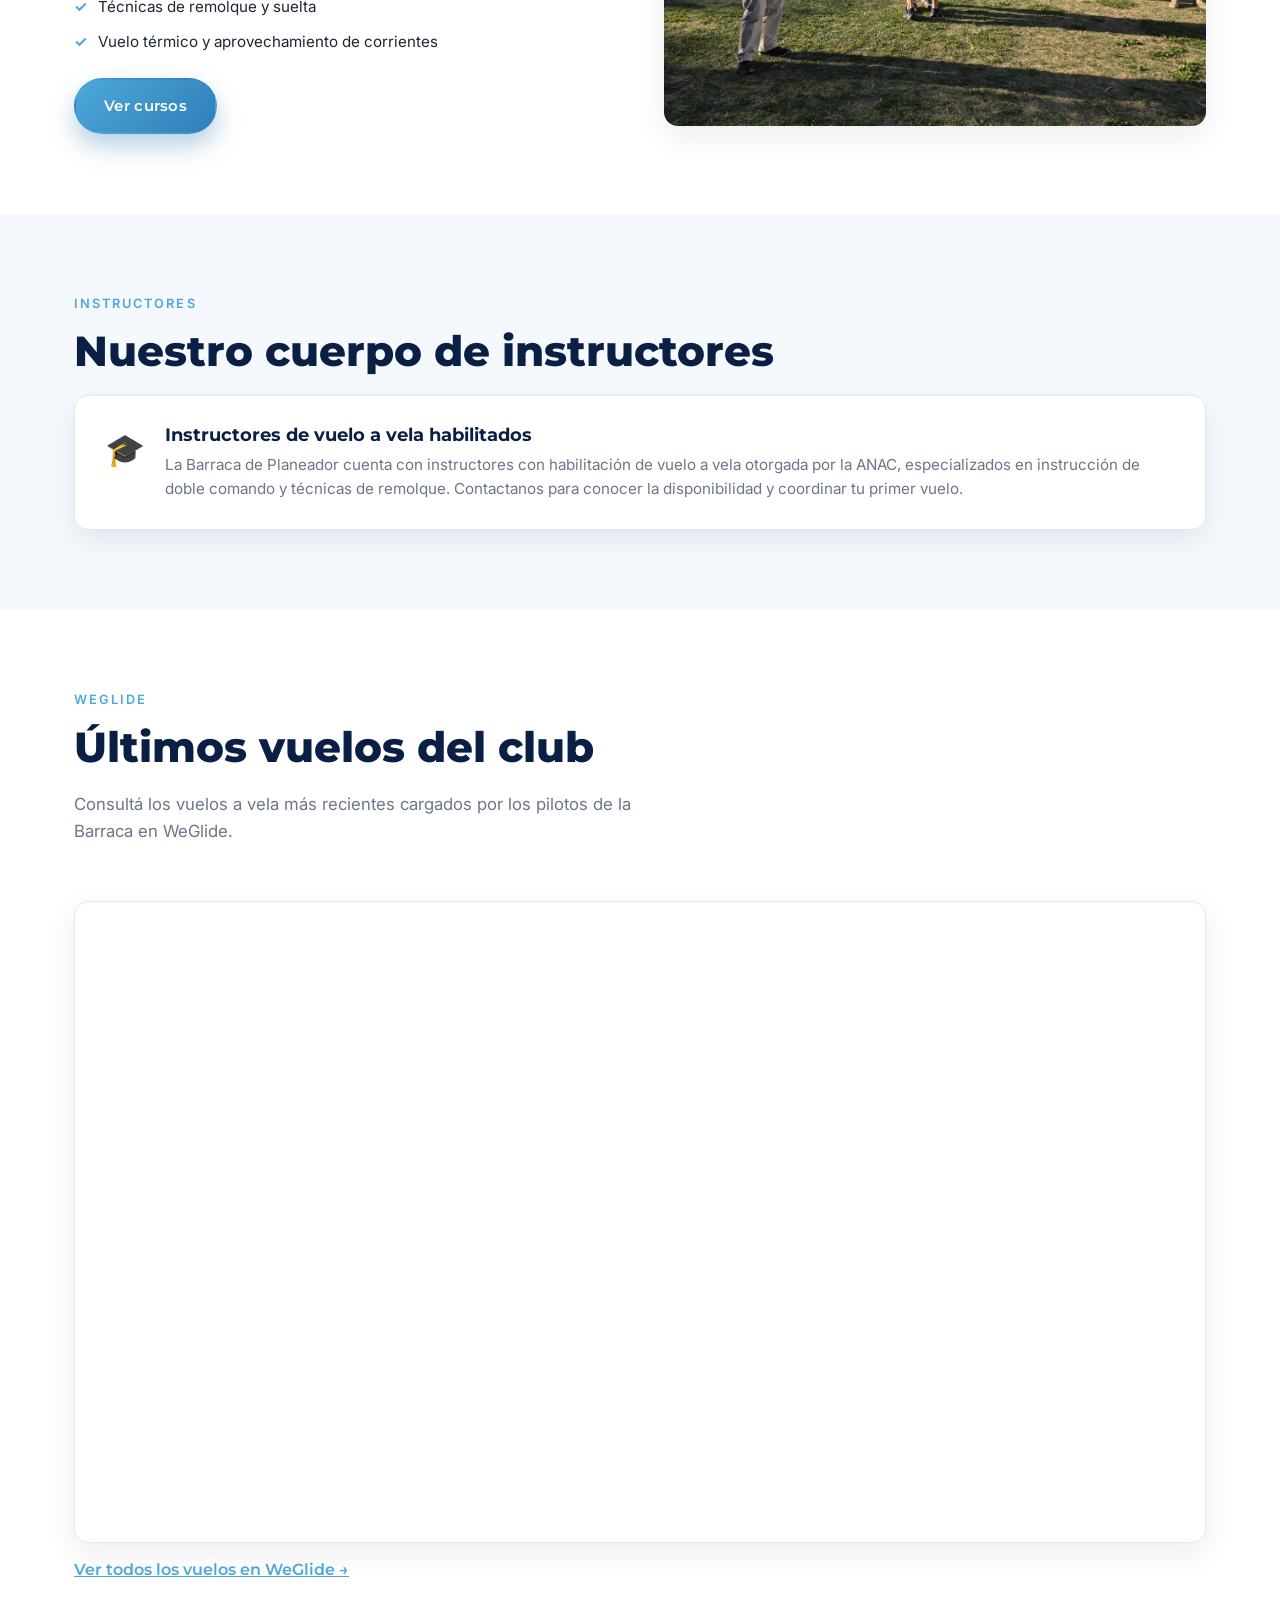
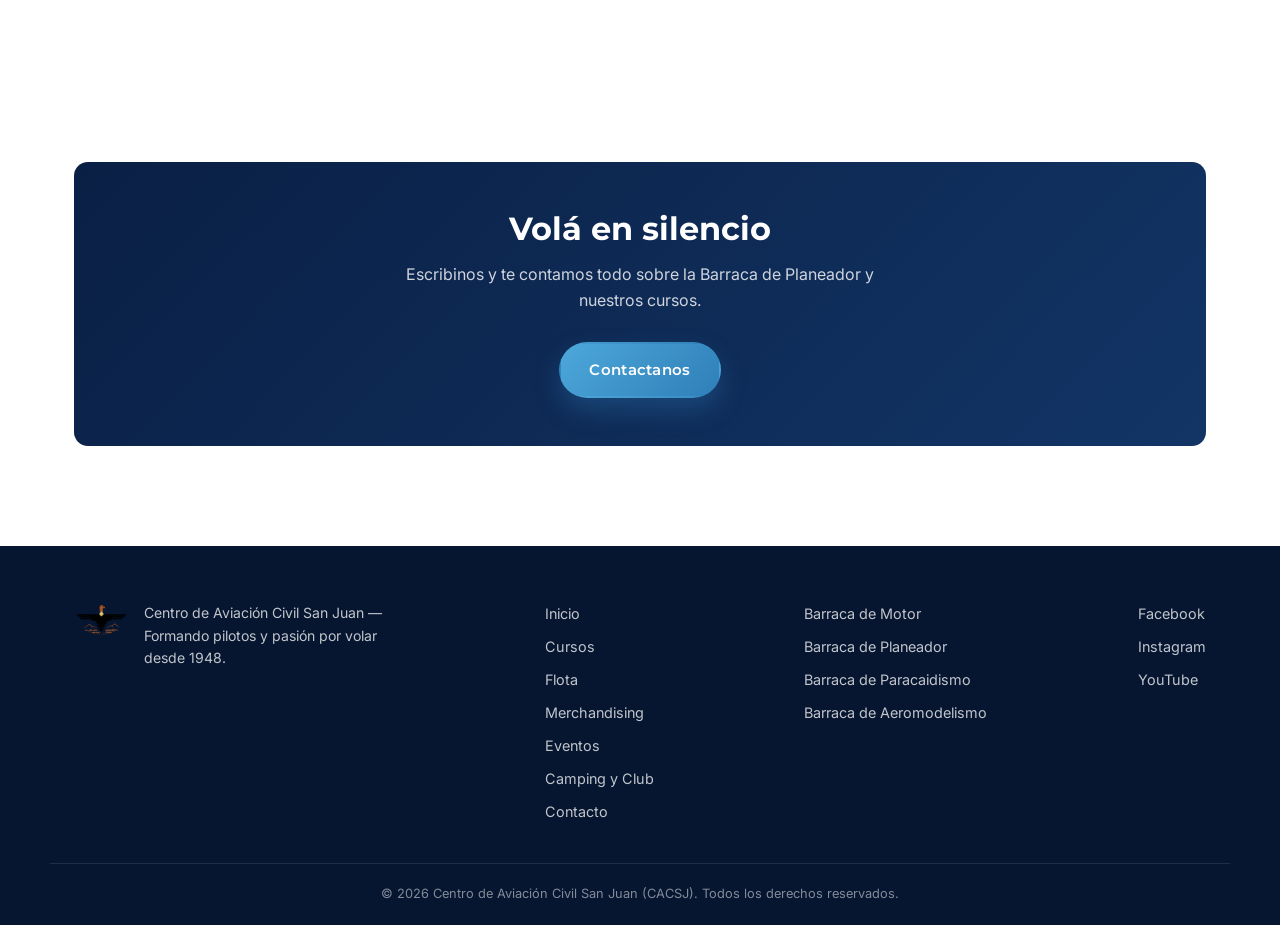
<file: barraca-planeador.html>
<!DOCTYPE html>
<html lang="es">
<head>
  <meta charset="UTF-8">
  <meta name="viewport" content="width=device-width, initial-scale=1.0">
  <title>Barraca de Planeador | Centro de Aviación Civil San Juan</title>
  <meta name="description" content="Barraca de Planeador del Centro de Aviación Civil San Juan: planeadores, hangar, escuela de vuelo a vela e instructores.">
  <link rel="icon" type="image/png" href="images/logoaeroc.png">
  <link rel="preconnect" href="https://fonts.googleapis.com">
  <link rel="preconnect" href="https://fonts.gstatic.com" crossorigin>
  <link href="https://fonts.googleapis.com/css2?family=Montserrat:wght@400;500;600;700;800&family=Inter:wght@400;500;600&display=swap" rel="stylesheet">
  <link rel="stylesheet" href="styles.css">
</head>
<body>

  <!-- ===== NAVBAR ===== -->
  <header class="navbar" id="navbar">
    <div class="navbar__inner container">
      <a href="index.html#inicio" class="navbar__brand">
        <img src="images/logoaeroc.png" alt="Centro de Aviación Civil San Juan" class="navbar__logo">
        <span class="navbar__title">Centro de Aviación Civil<br><small>San Juan</small></span>
      </a>

      <button class="navbar__toggle" id="navToggle" aria-label="Abrir menú" aria-expanded="false" aria-controls="navMenu">
        <span></span><span></span><span></span>
      </button>

      <nav class="navbar__menu" id="navMenu">
        <ul class="navbar__links">
          <li><a href="index.html#inicio" class="nav-link">Inicio</a></li>
          <li><a href="index.html#cursos" class="nav-link">Cursos</a></li>
          <li class="navbar__dropdown" id="barracasDropdown">
            <button type="button" class="nav-link nav-link--dropdown" aria-haspopup="true" aria-expanded="false">
              Barracas <span class="caret" aria-hidden="true">▾</span>
            </button>
            <ul class="dropdown-menu">
              <li><a href="barraca-motor.html" class="dropdown-link"><span aria-hidden="true">✈️</span> Barraca de Motor</a></li>
              <li><a href="barraca-planeador.html" class="dropdown-link"><span aria-hidden="true">🛩️</span> Barraca de Planeador</a></li>
              <li><a href="barraca-paracaidismo.html" class="dropdown-link"><span aria-hidden="true">🪂</span> Barraca de Paracaidismo</a></li>
              <li><a href="barraca-aeromodelismo.html" class="dropdown-link"><span aria-hidden="true">🎮</span> Barraca de Aeromodelismo</a></li>
            </ul>
          </li>
          <li><a href="index.html#flota" class="nav-link">Flota</a></li>
          <li><a href="index.html#merchandising" class="nav-link">Merchandising</a></li>
          <li><a href="index.html#eventos" class="nav-link">Eventos</a></li>
          <li><a href="camping-club.html" class="nav-link">Camping y Club</a></li>
          <li><a href="index.html#contacto" class="nav-link">Contacto</a></li>
        </ul>
        <a href="index.html#contacto" class="btn btn--small btn--outline navbar__cta">Iniciá tu curso</a>
      </nav>
    </div>
  </header>

  <main>
    <!-- ===== PAGE HERO ===== -->
    <section class="page-hero">
      <div class="page-hero__bg" style="background-image: url('images/despegueRemolque.jpeg'); background-position: center 30%;"></div>
      <div class="page-hero__overlay"></div>
      <div class="container page-hero__content">
        <p class="breadcrumb"><a href="index.html#inicio">Inicio</a> · <a href="index.html#flota">Flota</a> · Barraca de Planeador</p>
        <p class="page-hero__eyebrow">Barracas del Centro de Aviación Civil San Juan</p>
        <div class="page-hero__title-group">
          <img src="images/logoplaneador-web.png" alt="Logo de la Barraca de Planeador" class="page-hero__title-logo">
          <h1 class="page-hero__title">Barraca de Planeador</h1>
        </div>
        <p class="page-hero__subtitle">Vuelo a vela sin motor, aprovechando las corrientes térmicas de la Precordillera sanjuanina.</p>
      </div>
    </section>

    <!-- ===== FLOTA ===== -->
    <section class="detail-section">
      <div class="container">
        <p class="section__eyebrow">Flota</p>
        <h2 class="section__title">Planeadores de la Barraca</h2>
        <p class="section__lead">Contamos con planeadores biplaza para instrucción y monoplaza de alto rendimiento, además del avión remolcador compartido con la Barraca de Motor.</p>

        <div class="fleet-grid">
          <article class="fleet-card">
            <div class="fleet-card__img-wrap">
              <img src="images/Planeadork13.jpeg" alt="Planeador Schleicher K-13 en pista con tripulación a bordo" loading="lazy">
            </div>
            <div class="fleet-card__body">
              <span class="fleet-card__tag">Biplaza</span>
              <h3 class="fleet-card__title">Schleicher K-13</h3>
              <p class="fleet-card__text">Planeador de entrenamiento en doble comando, la base de toda la instrucción a vela.</p>
            </div>
          </article>

          <article class="fleet-card">
            <div class="fleet-card__img-wrap">
              <img src="images/szd Foka4.jpeg" alt="Planeador SZD Foka 4 en pista" loading="lazy">
            </div>
            <div class="fleet-card__body">
              <span class="fleet-card__tag">Monoplaza</span>
              <h3 class="fleet-card__title">SZD Foka 4</h3>
              <p class="fleet-card__text">Planeador monoplaza de alto rendimiento, para pilotos que ya volaron en doble comando.</p>
            </div>
          </article>

          <article class="fleet-card">
            <div class="fleet-card__img-wrap">
              <img src="images/cirrus.jpeg" alt="Planeador Standard Cirrus CS 11.75 L en pista" loading="lazy">
            </div>
            <div class="fleet-card__body">
              <span class="fleet-card__tag">Monoplaza</span>
              <h3 class="fleet-card__title">Standard Cirrus CS 11.75 L</h3>
              <p class="fleet-card__text">Planeador monoplaza de alto rendimiento, sumado a la flota para vuelo térmico avanzado.</p>
            </div>
          </article>

          <article class="fleet-card">
            <div class="fleet-card__img-wrap">
              <img src="images/diamant.jpg" alt="Planeador Diamant en pista" loading="lazy">
            </div>
            <div class="fleet-card__body">
              <span class="fleet-card__tag">Monoplaza</span>
              <h3 class="fleet-card__title">Diamant</h3>
              <p class="fleet-card__text">Planeador monoplaza que completa la flota disponible para vuelo a vela de alto rendimiento.</p>
            </div>
          </article>

          <article class="fleet-card">
            <div class="fleet-card__img-wrap">
              <img src="images/ranquel.jpeg" alt="DINFIA IA-46 Ranquel LV-IJJ, avión remolcador" loading="lazy">
            </div>
            <div class="fleet-card__body">
              <span class="fleet-card__tag">LV-IJJ</span>
              <h3 class="fleet-card__title">DINFIA IA-46 "Ranquel" (remolcador)</h3>
              <p class="fleet-card__text">Avión remolcador que engancha y lleva a altura a los planeadores para iniciar el vuelo a vela.</p>
            </div>
          </article>
        </div>

        <div class="runway-banner" style="margin-top:48px;">
          <div class="runway-banner__bg" style="background-image: url('images/pista.jpeg');"></div>
          <div class="runway-banner__overlay"></div>
          <div class="runway-banner__content">
            <p class="runway-banner__title">Nuestra pista</p>
            <div class="runway-banner__stats">
              <div class="runway-stat">
                <span class="runway-stat__value">18 / 36</span>
                <span class="runway-stat__label">Cabeceras</span>
              </div>
              <div class="runway-stat">
                <span class="runway-stat__value">1515 m</span>
                <span class="runway-stat__label">Extensión</span>
              </div>
            </div>
          </div>
        </div>
      </div>
    </section>

    <!-- ===== HANGAR ===== -->
    <section class="detail-section detail-section--alt">
      <div class="container">
        <div class="detail-grid">
          <div class="detail-grid__img">
            <img src="images/planeadorHangar.jpeg" alt="Preparación y resguardo de los planeadores en el hangar" loading="lazy">
          </div>
          <div>
            <p class="section__eyebrow">Hangar</p>
            <h2 class="section__title">Preparación y resguardo</h2>
            <p class="section__lead" style="margin-bottom:0;">Los planeadores se preparan en pista antes de cada vuelo y se resguardan junto al resto de la flota, con revisión previa a cargo del equipo en tierra.</p>
            <ul class="detail-list">
              <li>Resguardo cubierto junto a la flota a motor</li>
              <li>Armado y revisión previa al vuelo en pista</li>
              <li>Equipo de arrastre y enganche de remolque</li>
            </ul>
          </div>
        </div>
      </div>
    </section>

    <!-- ===== ESCUELA DE VUELO ===== -->
    <section class="detail-section">
      <div class="container">
        <div class="detail-grid detail-grid--reverse">
          <div class="detail-grid__img">
            <img src="images/NuevosPilotos.jpeg" alt="Nuevos pilotos formándose en la Barraca de Planeador" loading="lazy">
          </div>
          <div>
            <p class="section__eyebrow">Escuela de vuelo</p>
            <h2 class="section__title">Formate como piloto de planeador</h2>
            <p class="section__lead" style="margin-bottom:0;">El Curso de Piloto de Planeador comienza con instrucción en doble comando en el K-13 y avanza, con horas y experiencia, hacia el vuelo solo y el aprovechamiento de térmicas.</p>
            <ul class="detail-list">
              <li>Instrucción en doble comando</li>
              <li>Técnicas de remolque y suelta</li>
              <li>Vuelo térmico y aprovechamiento de corrientes</li>
            </ul>
            <div style="margin-top:24px;">
              <a href="index.html#cursos" class="btn btn--primary">Ver cursos</a>
            </div>
          </div>
        </div>
      </div>
    </section>

    <!-- ===== INSTRUCTORES ===== -->
    <section class="detail-section detail-section--alt">
      <div class="container">
        <p class="section__eyebrow">Instructores</p>
        <h2 class="section__title">Nuestro cuerpo de instructores</h2>
        <div class="instructor-note">
          <div class="instructor-note__icon">🎓</div>
          <div>
            <h3>Instructores de vuelo a vela habilitados</h3>
            <p>La Barraca de Planeador cuenta con instructores con habilitación de vuelo a vela otorgada por la ANAC, especializados en instrucción de doble comando y técnicas de remolque. Contactanos para conocer la disponibilidad y coordinar tu primer vuelo.</p>
          </div>
        </div>
      </div>
    </section>

    <!-- ===== ÚLTIMOS VUELOS (WeGlide) ===== -->
    <section class="detail-section">
      <div class="container">
        <p class="section__eyebrow">WeGlide</p>
        <h2 class="section__title">Últimos vuelos del club</h2>
        <p class="section__lead">Consultá los vuelos a vela más recientes cargados por los pilotos de la Barraca en WeGlide.</p>
        <div class="weglide-embed">
          <iframe
            title="Últimos vuelos del club en WeGlide"
            src="https://www.weglide.org/embedded/club/1981?bgcolor=fff"
            loading="lazy">
          </iframe>
        </div>
        <p class="weglide-link"><a href="https://www.weglide.org/club/1981" target="_blank" rel="noopener">Ver todos los vuelos en WeGlide →</a></p>
      </div>
    </section>

    <!-- ===== CTA ===== -->
    <section class="section">
      <div class="container">
        <div class="cta-band">
          <h2>Volá en silencio</h2>
          <p>Escribinos y te contamos todo sobre la Barraca de Planeador y nuestros cursos.</p>
          <a href="index.html#contacto" class="btn btn--primary">Contactanos</a>
        </div>
      </div>
    </section>
  </main>

  <!-- ===== FOOTER ===== -->
  <footer class="footer">
    <div class="container footer__inner">
      <div class="footer__brand">
        <img src="images/logoaeroc.png" alt="Centro de Aviación Civil San Juan" class="footer__logo">
        <p>Centro de Aviación Civil San Juan — Formando pilotos y pasión por volar desde 1948.</p>
      </div>

      <nav class="footer__links">
        <a href="index.html#inicio">Inicio</a>
        <a href="index.html#cursos">Cursos</a>
        <a href="index.html#flota">Flota</a>
        <a href="index.html#merchandising">Merchandising</a>
        <a href="index.html#eventos">Eventos</a>
        <a href="camping-club.html">Camping y Club</a>
        <a href="index.html#contacto">Contacto</a>
      </nav>

      <nav class="footer__links">
        <a href="barraca-motor.html">Barraca de Motor</a>
        <a href="barraca-planeador.html">Barraca de Planeador</a>
        <a href="barraca-paracaidismo.html">Barraca de Paracaidismo</a>
        <a href="barraca-aeromodelismo.html">Barraca de Aeromodelismo</a>
      </nav>

      <div class="footer__social">
        <a href="https://www.facebook.com/sanjuanaeroclub" target="_blank" rel="noopener" aria-label="Facebook">Facebook</a>
        <a href="https://www.instagram.com/aeroclubsanjuan" target="_blank" rel="noopener" aria-label="Instagram">Instagram</a>
        <a href="#" aria-label="YouTube">YouTube</a>
      </div>
    </div>
    <div class="footer__bottom">
      <p>&copy; <span id="year"></span> Centro de Aviación Civil San Juan (CACSJ). Todos los derechos reservados.</p>
    </div>
  </footer>

  <a href="https://wa.me/5492645851695?text=Hola%2C%20quiero%20consultar%20sobre%20el%20Centro%20de%20Aviaci%C3%B3n%20Civil%20San%20Juan" target="_blank" rel="noopener" class="whatsapp-float" aria-label="Escribinos por WhatsApp">
    <svg viewBox="0 0 24 24" fill="currentColor" xmlns="http://www.w3.org/2000/svg" aria-hidden="true">
      <path d="M17.472 14.382c-.297-.149-1.758-.867-2.03-.967-.273-.099-.471-.148-.67.15-.197.297-.767.966-.94 1.164-.173.199-.347.223-.644.075-.297-.15-1.255-.463-2.39-1.475-.883-.788-1.48-1.761-1.653-2.059-.173-.297-.018-.458.13-.606.134-.133.298-.347.446-.52.149-.174.198-.298.298-.497.099-.198.05-.371-.025-.52-.075-.149-.669-1.612-.916-2.207-.242-.579-.487-.5-.669-.51-.173-.008-.371-.01-.57-.01-.198 0-.52.074-.792.372-.272.297-1.04 1.016-1.04 2.479 0 1.462 1.065 2.875 1.213 3.074.149.198 2.096 3.2 5.077 4.487.709.306 1.262.489 1.694.625.712.227 1.36.195 1.871.118.571-.085 1.758-.719 2.006-1.413.248-.694.248-1.289.173-1.413-.074-.124-.272-.198-.57-.347z"/>
      <path d="M12.001 2C6.478 2 2 6.477 2 12c0 1.86.505 3.6 1.382 5.11L2 22l5.03-1.36A9.958 9.958 0 0012 22c5.523 0 10-4.477 10-10S17.523 2 12.001 2zm0 18.062a8.03 8.03 0 01-4.2-1.175l-.301-.179-3.126.845.84-3.05-.196-.313A8.03 8.03 0 1120.062 12 8.06 8.06 0 0112 20.062z"/>
    </svg>
  </a>

  <button id="backToTop" class="back-to-top" aria-label="Volver arriba">↑</button>

  <script src="script.js"></script>
</body>
</html>
</file>
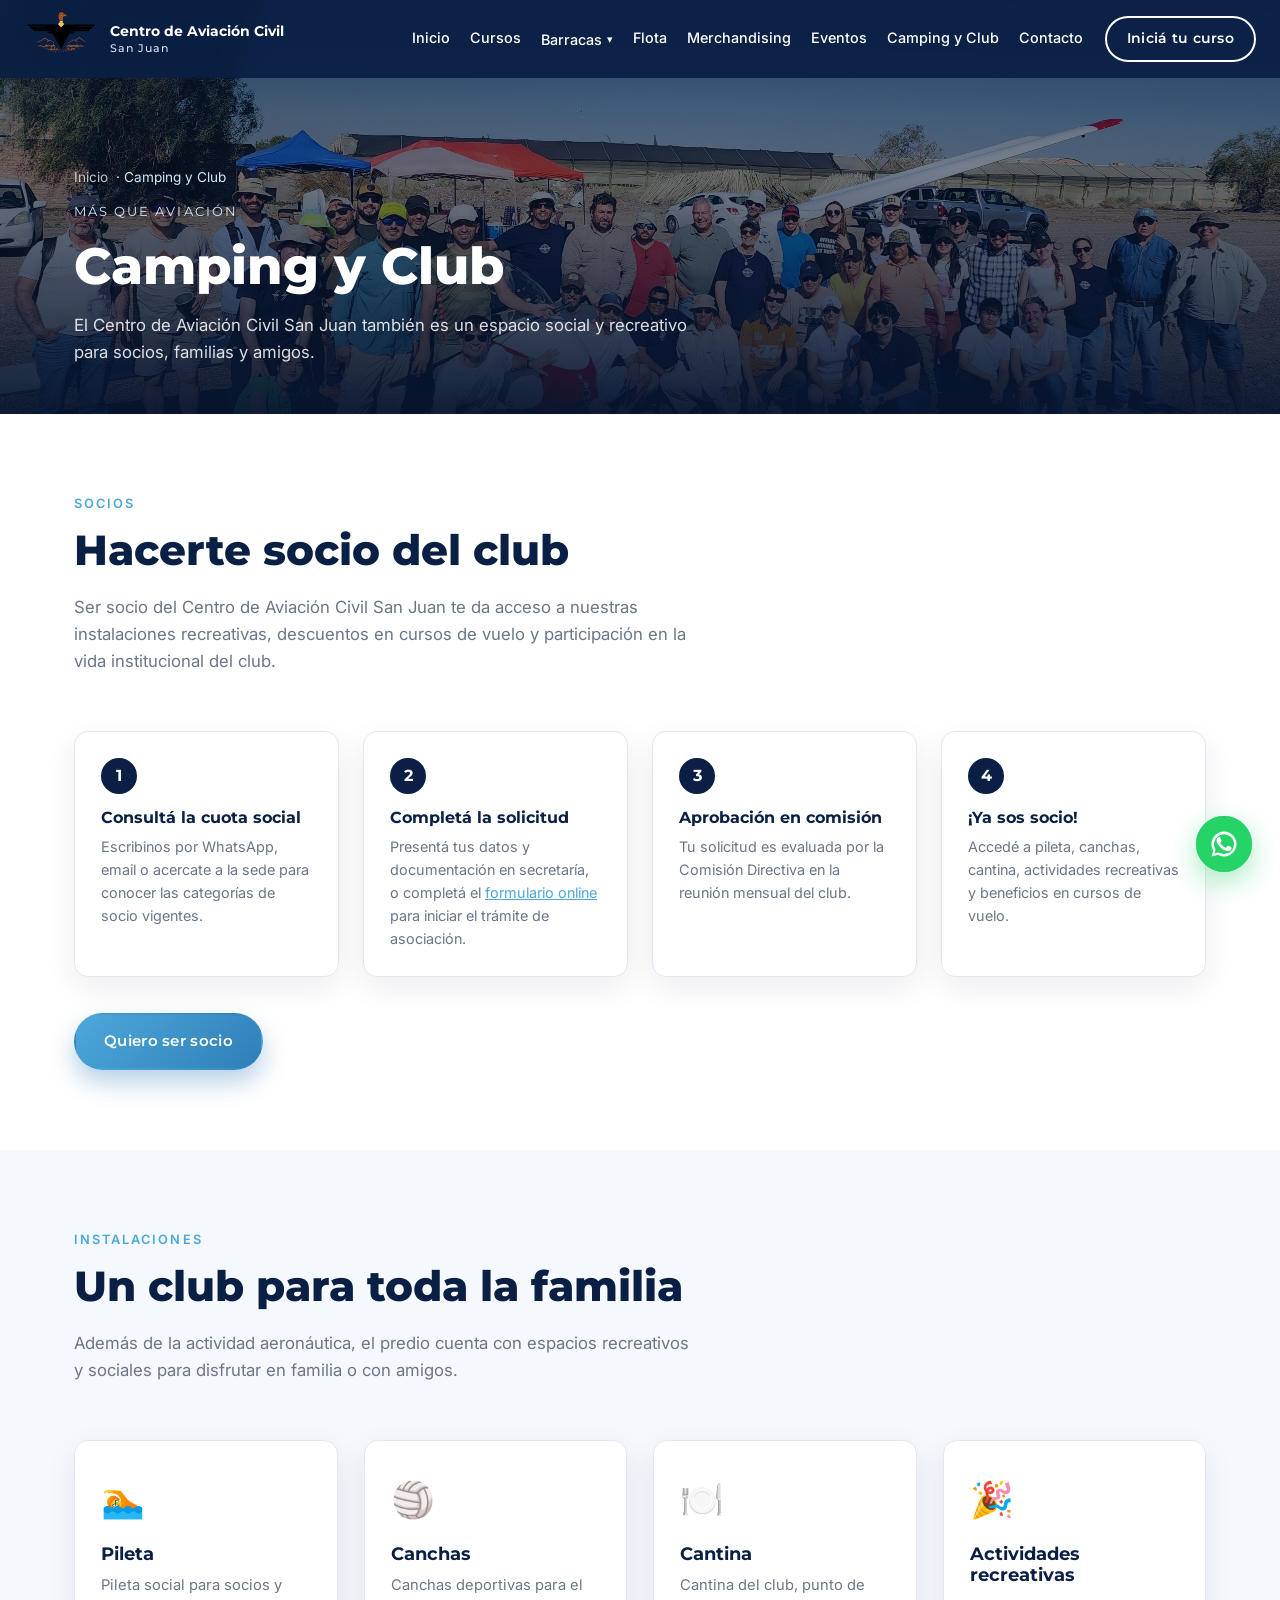
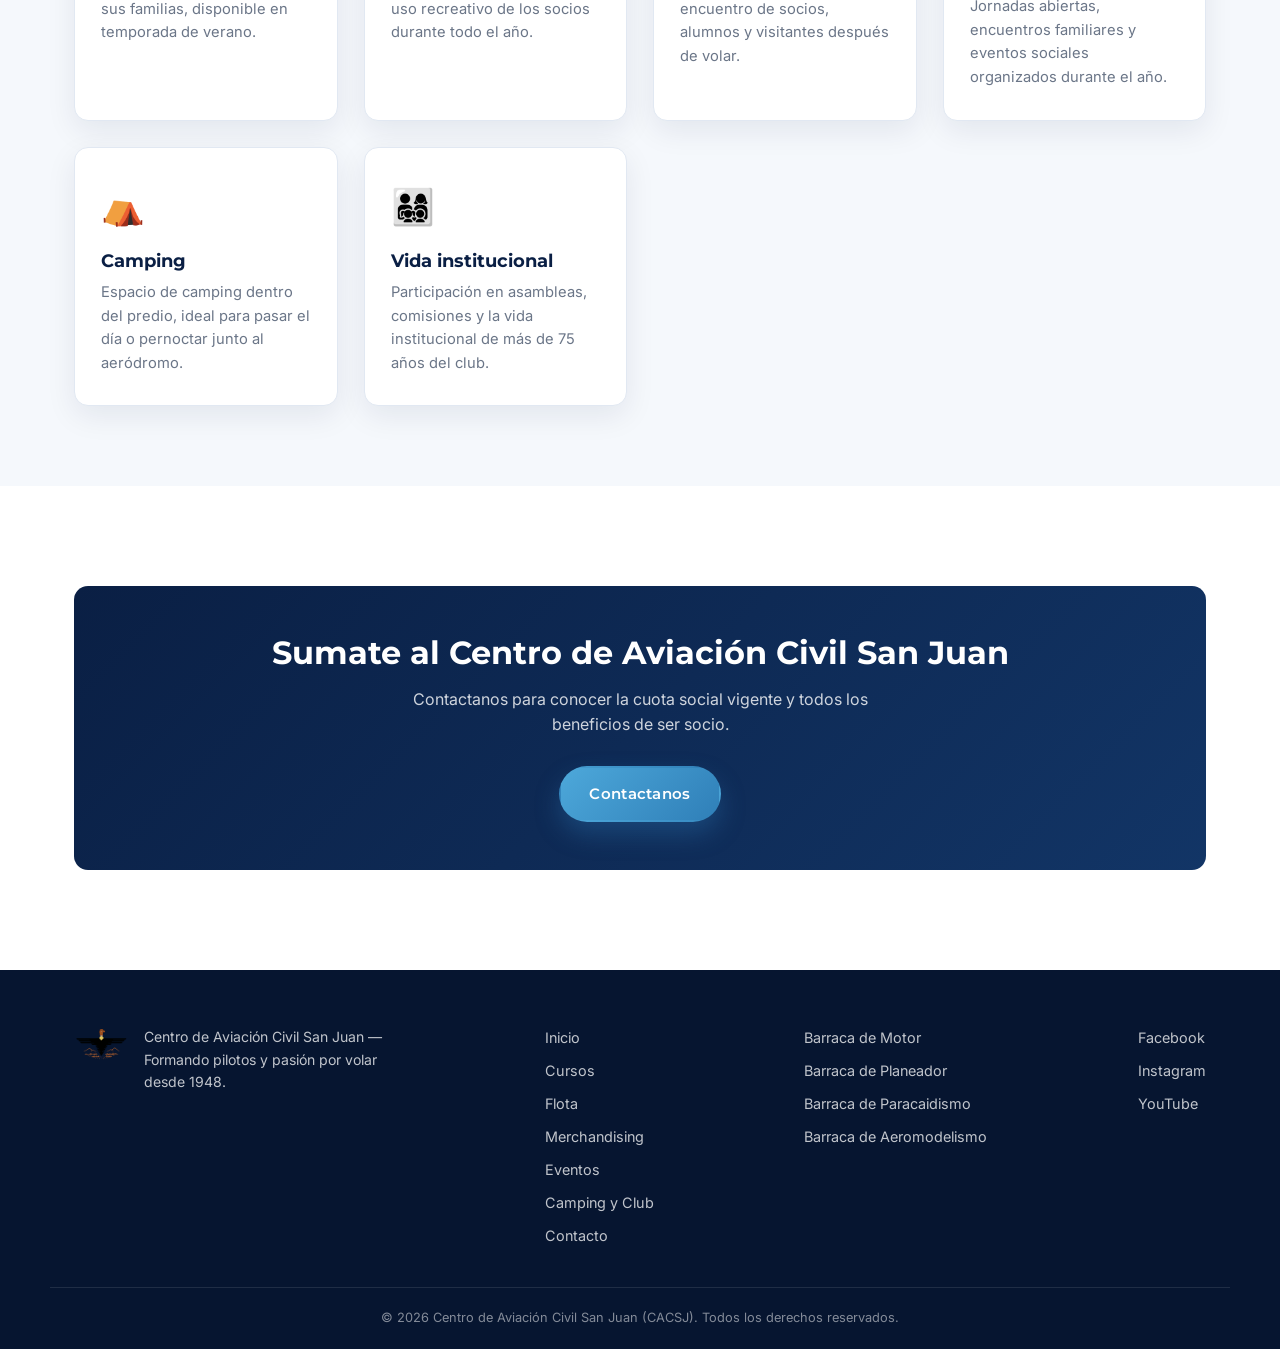
<file: camping-club.html>
<!DOCTYPE html>
<html lang="es">
<head>
  <meta charset="UTF-8">
  <meta name="viewport" content="width=device-width, initial-scale=1.0">
  <title>Camping y Club | Centro de Aviación Civil San Juan</title>
  <meta name="description" content="Camping y Club del Centro de Aviación Civil San Juan: hacerse socio, pileta, canchas, cantina y actividades recreativas para toda la familia.">
  <link rel="icon" type="image/png" href="images/logoaeroc.png">
  <link rel="preconnect" href="https://fonts.googleapis.com">
  <link rel="preconnect" href="https://fonts.gstatic.com" crossorigin>
  <link href="https://fonts.googleapis.com/css2?family=Montserrat:wght@400;500;600;700;800&family=Inter:wght@400;500;600&display=swap" rel="stylesheet">
  <link rel="stylesheet" href="styles.css">
</head>
<body>

  <!-- ===== NAVBAR ===== -->
  <header class="navbar" id="navbar">
    <div class="navbar__inner container">
      <a href="index.html#inicio" class="navbar__brand">
        <img src="images/logoaeroc.png" alt="Centro de Aviación Civil San Juan" class="navbar__logo">
        <span class="navbar__title">Centro de Aviación Civil<br><small>San Juan</small></span>
      </a>

      <button class="navbar__toggle" id="navToggle" aria-label="Abrir menú" aria-expanded="false" aria-controls="navMenu">
        <span></span><span></span><span></span>
      </button>

      <nav class="navbar__menu" id="navMenu">
        <ul class="navbar__links">
          <li><a href="index.html#inicio" class="nav-link">Inicio</a></li>
          <li><a href="index.html#cursos" class="nav-link">Cursos</a></li>
          <li class="navbar__dropdown" id="barracasDropdown">
            <button type="button" class="nav-link nav-link--dropdown" aria-haspopup="true" aria-expanded="false">
              Barracas <span class="caret" aria-hidden="true">▾</span>
            </button>
            <ul class="dropdown-menu">
              <li><a href="barraca-motor.html" class="dropdown-link"><span aria-hidden="true">✈️</span> Barraca de Motor</a></li>
              <li><a href="barraca-planeador.html" class="dropdown-link"><span aria-hidden="true">🛩️</span> Barraca de Planeador</a></li>
              <li><a href="barraca-paracaidismo.html" class="dropdown-link"><span aria-hidden="true">🪂</span> Barraca de Paracaidismo</a></li>
              <li><a href="barraca-aeromodelismo.html" class="dropdown-link"><span aria-hidden="true">🎮</span> Barraca de Aeromodelismo</a></li>
            </ul>
          </li>
          <li><a href="index.html#flota" class="nav-link">Flota</a></li>
          <li><a href="index.html#merchandising" class="nav-link">Merchandising</a></li>
          <li><a href="index.html#eventos" class="nav-link">Eventos</a></li>
          <li><a href="camping-club.html" class="nav-link">Camping y Club</a></li>
          <li><a href="index.html#contacto" class="nav-link">Contacto</a></li>
        </ul>
        <a href="index.html#contacto" class="btn btn--small btn--outline navbar__cta">Iniciá tu curso</a>
      </nav>
    </div>
  </header>

  <main>
    <!-- ===== PAGE HERO ===== -->
    <section class="page-hero">
      <div class="page-hero__bg" style="background-image: url('images/NuestraGente.jpeg');"></div>
      <div class="page-hero__overlay"></div>
      <div class="container page-hero__content">
        <p class="breadcrumb"><a href="index.html#inicio">Inicio</a> · Camping y Club</p>
        <p class="page-hero__eyebrow">Más que aviación</p>
        <h1 class="page-hero__title">Camping y Club</h1>
        <p class="page-hero__subtitle">El Centro de Aviación Civil San Juan también es un espacio social y recreativo para socios, familias y amigos.</p>
      </div>
    </section>

    <!-- ===== HACERSE SOCIO ===== -->
    <section class="detail-section">
      <div class="container">
        <p class="section__eyebrow">Socios</p>
        <h2 class="section__title">Hacerte socio del club</h2>
        <p class="section__lead">Ser socio del Centro de Aviación Civil San Juan te da acceso a nuestras instalaciones recreativas, descuentos en cursos de vuelo y participación en la vida institucional del club.</p>

        <div class="steps-list">
          <div class="step-card">
            <span class="step-card__num">1</span>
            <h3>Consultá la cuota social</h3>
            <p>Escribinos por WhatsApp, email o acercate a la sede para conocer las categorías de socio vigentes.</p>
          </div>
          <div class="step-card">
            <span class="step-card__num">2</span>
            <h3>Completá la solicitud</h3>
            <p>Presentá tus datos y documentación en secretaría, o completá el <a href="https://docs.google.com/forms/d/e/1FAIpQLSfrLWDsB8ny1zi3Jjgn2DlVbCYIPh9Wht9-TI0KBRzGz2LLAg/viewform" target="_blank" rel="noopener" style="color:var(--color-sky); text-decoration:underline;">formulario online</a> para iniciar el trámite de asociación.</p>
          </div>
          <div class="step-card">
            <span class="step-card__num">3</span>
            <h3>Aprobación en comisión</h3>
            <p>Tu solicitud es evaluada por la Comisión Directiva en la reunión mensual del club.</p>
          </div>
          <div class="step-card">
            <span class="step-card__num">4</span>
            <h3>¡Ya sos socio!</h3>
            <p>Accedé a pileta, canchas, cantina, actividades recreativas y beneficios en cursos de vuelo.</p>
          </div>
        </div>

        <div style="margin-top:36px;">
          <a href="https://docs.google.com/forms/d/e/1FAIpQLSfrLWDsB8ny1zi3Jjgn2DlVbCYIPh9Wht9-TI0KBRzGz2LLAg/viewform" target="_blank" rel="noopener" class="btn btn--primary">Quiero ser socio</a>
        </div>
      </div>
    </section>

    <!-- ===== INSTALACIONES ===== -->
    <section class="detail-section detail-section--alt">
      <div class="container">
        <p class="section__eyebrow">Instalaciones</p>
        <h2 class="section__title">Un club para toda la familia</h2>
        <p class="section__lead">Además de la actividad aeronáutica, el predio cuenta con espacios recreativos y sociales para disfrutar en familia o con amigos.</p>

        <div class="amenity-grid">
          <article class="amenity-card">
            <div class="amenity-card__icon">🏊</div>
            <h3 class="amenity-card__title">Pileta</h3>
            <p class="amenity-card__text">Pileta social para socios y sus familias, disponible en temporada de verano.</p>
          </article>

          <article class="amenity-card">
            <div class="amenity-card__icon">🏐</div>
            <h3 class="amenity-card__title">Canchas</h3>
            <p class="amenity-card__text">Canchas deportivas para el uso recreativo de los socios durante todo el año.</p>
          </article>

          <article class="amenity-card">
            <div class="amenity-card__icon">🍽️</div>
            <h3 class="amenity-card__title">Cantina</h3>
            <p class="amenity-card__text">Cantina del club, punto de encuentro de socios, alumnos y visitantes después de volar.</p>
          </article>

          <article class="amenity-card">
            <div class="amenity-card__icon">🎉</div>
            <h3 class="amenity-card__title">Actividades recreativas</h3>
            <p class="amenity-card__text">Jornadas abiertas, encuentros familiares y eventos sociales organizados durante el año.</p>
          </article>

          <article class="amenity-card">
            <div class="amenity-card__icon">⛺</div>
            <h3 class="amenity-card__title">Camping</h3>
            <p class="amenity-card__text">Espacio de camping dentro del predio, ideal para pasar el día o pernoctar junto al aeródromo.</p>
          </article>

          <article class="amenity-card">
            <div class="amenity-card__icon">👨‍👩‍👧‍👦</div>
            <h3 class="amenity-card__title">Vida institucional</h3>
            <p class="amenity-card__text">Participación en asambleas, comisiones y la vida institucional de más de 75 años del club.</p>
          </article>
        </div>
      </div>
    </section>

    <!-- ===== CTA ===== -->
    <section class="section">
      <div class="container">
        <div class="cta-band">
          <h2>Sumate al Centro de Aviación Civil San Juan</h2>
          <p>Contactanos para conocer la cuota social vigente y todos los beneficios de ser socio.</p>
          <a href="index.html#contacto" class="btn btn--primary">Contactanos</a>
        </div>
      </div>
    </section>
  </main>

  <!-- ===== FOOTER ===== -->
  <footer class="footer">
    <div class="container footer__inner">
      <div class="footer__brand">
        <img src="images/logoaeroc.png" alt="Centro de Aviación Civil San Juan" class="footer__logo">
        <p>Centro de Aviación Civil San Juan — Formando pilotos y pasión por volar desde 1948.</p>
      </div>

      <nav class="footer__links">
        <a href="index.html#inicio">Inicio</a>
        <a href="index.html#cursos">Cursos</a>
        <a href="index.html#flota">Flota</a>
        <a href="index.html#merchandising">Merchandising</a>
        <a href="index.html#eventos">Eventos</a>
        <a href="camping-club.html">Camping y Club</a>
        <a href="index.html#contacto">Contacto</a>
      </nav>

      <nav class="footer__links">
        <a href="barraca-motor.html">Barraca de Motor</a>
        <a href="barraca-planeador.html">Barraca de Planeador</a>
        <a href="barraca-paracaidismo.html">Barraca de Paracaidismo</a>
        <a href="barraca-aeromodelismo.html">Barraca de Aeromodelismo</a>
      </nav>

      <div class="footer__social">
        <a href="https://www.facebook.com/sanjuanaeroclub" target="_blank" rel="noopener" aria-label="Facebook">Facebook</a>
        <a href="https://www.instagram.com/aeroclubsanjuan" target="_blank" rel="noopener" aria-label="Instagram">Instagram</a>
        <a href="#" aria-label="YouTube">YouTube</a>
      </div>
    </div>
    <div class="footer__bottom">
      <p>&copy; <span id="year"></span> Centro de Aviación Civil San Juan (CACSJ). Todos los derechos reservados.</p>
    </div>
  </footer>

  <a href="https://wa.me/5492645851695?text=Hola%2C%20quiero%20consultar%20sobre%20el%20Centro%20de%20Aviaci%C3%B3n%20Civil%20San%20Juan" target="_blank" rel="noopener" class="whatsapp-float" aria-label="Escribinos por WhatsApp">
    <svg viewBox="0 0 24 24" fill="currentColor" xmlns="http://www.w3.org/2000/svg" aria-hidden="true">
      <path d="M17.472 14.382c-.297-.149-1.758-.867-2.03-.967-.273-.099-.471-.148-.67.15-.197.297-.767.966-.94 1.164-.173.199-.347.223-.644.075-.297-.15-1.255-.463-2.39-1.475-.883-.788-1.48-1.761-1.653-2.059-.173-.297-.018-.458.13-.606.134-.133.298-.347.446-.52.149-.174.198-.298.298-.497.099-.198.05-.371-.025-.52-.075-.149-.669-1.612-.916-2.207-.242-.579-.487-.5-.669-.51-.173-.008-.371-.01-.57-.01-.198 0-.52.074-.792.372-.272.297-1.04 1.016-1.04 2.479 0 1.462 1.065 2.875 1.213 3.074.149.198 2.096 3.2 5.077 4.487.709.306 1.262.489 1.694.625.712.227 1.36.195 1.871.118.571-.085 1.758-.719 2.006-1.413.248-.694.248-1.289.173-1.413-.074-.124-.272-.198-.57-.347z"/>
      <path d="M12.001 2C6.478 2 2 6.477 2 12c0 1.86.505 3.6 1.382 5.11L2 22l5.03-1.36A9.958 9.958 0 0012 22c5.523 0 10-4.477 10-10S17.523 2 12.001 2zm0 18.062a8.03 8.03 0 01-4.2-1.175l-.301-.179-3.126.845.84-3.05-.196-.313A8.03 8.03 0 1120.062 12 8.06 8.06 0 0112 20.062z"/>
    </svg>
  </a>

  <button id="backToTop" class="back-to-top" aria-label="Volver arriba">↑</button>

  <script src="script.js"></script>
</body>
</html>
</file>
<file: styles.css>
/* =========================================================
   Aeroclub San Juan (CACSJ) — Estilos generales
   ========================================================= */

:root {
  --color-navy: #0a1f44;
  --color-navy-dark: #061530;
  --color-navy-light: #123566;
  --color-sky: #4da8da;
  --color-sky-light: #cfe9fb;
  --color-gold: #d4af6a;
  --color-white: #ffffff;
  --color-offwhite: #f5f8fc;
  --color-gray: #6b7688;
  --color-text: #1c2733;
  --color-border: #e1e8f2;

  --font-heading: 'Montserrat', sans-serif;
  --font-body: 'Inter', sans-serif;

  --container-width: 1180px;
  --radius: 14px;
  --radius-sm: 8px;
  --shadow-soft: 0 10px 30px rgba(10, 31, 68, 0.08);
  --shadow-strong: 0 20px 45px rgba(10, 31, 68, 0.25);
  --transition: 0.25s ease;
}

/* ===== Reset ===== */
* , *::before, *::after {
  box-sizing: border-box;
  margin: 0;
  padding: 0;
}

html {
  scroll-behavior: smooth;
}

body {
  font-family: var(--font-body);
  color: var(--color-text);
  background: var(--color-white);
  line-height: 1.6;
  -webkit-font-smoothing: antialiased;
}

img {
  max-width: 100%;
  display: block;
}

a {
  text-decoration: none;
  color: inherit;
}

ul {
  list-style: none;
}

h1, h2, h3, h4 {
  font-family: var(--font-heading);
  line-height: 1.2;
  color: var(--color-navy);
}

.container {
  width: 100%;
  max-width: var(--container-width);
  margin: 0 auto;
  padding: 0 24px;
}

/* ===== Buttons ===== */
.btn {
  display: inline-flex;
  align-items: center;
  justify-content: center;
  gap: 8px;
  padding: 14px 28px;
  border-radius: 999px;
  font-family: var(--font-heading);
  font-weight: 600;
  font-size: 0.95rem;
  letter-spacing: 0.02em;
  border: 2px solid transparent;
  cursor: pointer;
  transition: transform var(--transition), box-shadow var(--transition), background var(--transition), color var(--transition);
  white-space: nowrap;
}

.btn--primary {
  background: linear-gradient(135deg, var(--color-sky), #2f7fb8);
  color: var(--color-white);
  box-shadow: 0 12px 24px rgba(45, 120, 180, 0.35);
}

.btn--primary:hover {
  transform: translateY(-2px);
  box-shadow: 0 16px 30px rgba(45, 120, 180, 0.45);
}

.btn--ghost {
  background: rgba(255, 255, 255, 0.08);
  color: var(--color-white);
  border-color: rgba(255, 255, 255, 0.6);
  backdrop-filter: blur(4px);
}

.btn--ghost:hover {
  background: rgba(255, 255, 255, 0.18);
  transform: translateY(-2px);
}

.btn--outline {
  background: transparent;
  color: var(--color-navy);
  border-color: var(--color-navy);
}

.btn--outline:hover {
  background: var(--color-navy);
  color: var(--color-white);
}

.btn--small {
  padding: 10px 20px;
  font-size: 0.85rem;
}

.btn--full {
  width: 100%;
}

/* ===== Navbar ===== */
.navbar {
  position: fixed;
  top: 0;
  left: 0;
  right: 0;
  z-index: 1000;
  background: rgba(10, 31, 68, 0.92);
  backdrop-filter: blur(10px);
  transition: background var(--transition), box-shadow var(--transition);
}

.navbar.is-scrolled {
  box-shadow: 0 8px 24px rgba(0, 0, 0, 0.2);
}

.navbar__inner {
  display: flex;
  align-items: center;
  justify-content: space-between;
  height: 78px;
}

.navbar__inner.container {
  max-width: 1340px;
}

.navbar__brand {
  display: flex;
  align-items: center;
  gap: 10px;
}

.navbar__logo {
  height: 62px;
  width: auto;
}

.navbar__title {
  font-family: var(--font-heading);
  color: var(--color-white);
  font-weight: 700;
  font-size: 0.88rem;
  line-height: 1.15;
  white-space: nowrap;
}

.navbar__title small {
  font-weight: 500;
  font-size: 0.66rem;
  letter-spacing: 0.1em;
  color: var(--color-sky-light);
}

.navbar__menu {
  display: flex;
  align-items: center;
  gap: 22px;
}

.navbar__links {
  display: flex;
  gap: 20px;
}

.nav-link {
  color: var(--color-white);
  font-weight: 500;
  font-size: 0.9rem;
  position: relative;
  padding: 6px 0;
  transition: color var(--transition);
}

.nav-link::after {
  content: '';
  position: absolute;
  left: 0;
  bottom: 0;
  width: 0;
  height: 2px;
  background: var(--color-sky);
  transition: width var(--transition);
}

.nav-link:hover,
.nav-link.is-active {
  color: var(--color-sky-light);
}

.nav-link:hover::after,
.nav-link.is-active::after {
  width: 100%;
}

.navbar__cta {
  border-color: var(--color-white);
  color: var(--color-white);
}

.navbar__cta:hover {
  background: var(--color-white);
  color: var(--color-navy);
}

.navbar__dropdown {
  position: relative;
}

.nav-link--dropdown {
  display: inline-flex;
  align-items: center;
  gap: 5px;
  background: transparent;
  border: none;
  font-family: var(--font-body);
  cursor: pointer;
}

.nav-link--dropdown .caret {
  font-size: 0.7rem;
  transition: transform var(--transition);
}

.navbar__dropdown.is-open .nav-link--dropdown .caret {
  transform: rotate(180deg);
}

.dropdown-menu {
  position: absolute;
  top: calc(100% + 14px);
  left: 0;
  min-width: 250px;
  background: var(--color-white);
  border-radius: var(--radius-sm);
  box-shadow: var(--shadow-strong);
  padding: 8px;
  opacity: 0;
  visibility: hidden;
  transform: translateY(8px);
  transition: opacity var(--transition), transform var(--transition), visibility var(--transition);
}

.navbar__dropdown.is-open .dropdown-menu {
  opacity: 1;
  visibility: visible;
  transform: translateY(0);
}

.dropdown-link {
  display: flex;
  align-items: center;
  gap: 10px;
  padding: 12px 14px;
  border-radius: var(--radius-sm);
  color: var(--color-navy);
  font-weight: 500;
  font-size: 0.92rem;
  transition: background var(--transition), color var(--transition);
}

.dropdown-link:hover {
  background: var(--color-offwhite);
  color: var(--color-sky);
}

.navbar__toggle {
  display: none;
  flex-direction: column;
  justify-content: center;
  gap: 5px;
  width: 40px;
  height: 40px;
  background: transparent;
  border: none;
  cursor: pointer;
}

.navbar__toggle span {
  display: block;
  width: 100%;
  height: 2px;
  background: var(--color-white);
  border-radius: 2px;
  transition: transform var(--transition), opacity var(--transition);
}

/* ===== Hero ===== */
.hero {
  position: relative;
  min-height: 100vh;
  display: flex;
  align-items: center;
  overflow: hidden;
  color: var(--color-white);
}

.hero__bg {
  position: absolute;
  inset: 0;
  background-size: cover;
  background-position: center;
  transform: scale(1.05);
  opacity: 0;
  transition: opacity 1.2s ease;
}

.hero__bg.is-active {
  opacity: 1;
}

/* Zoom lento de las fotos de portada ("is-leaving" lo mantiene mientras se desvanece) */
.hero__bg.is-active,
.hero__bg.is-leaving {
  animation: heroZoom 9.5s ease-out forwards;
}

@keyframes heroZoom {
  from { transform: scale(1.05); }
  to { transform: scale(1.15); }
}

.hero__overlay {
  position: absolute;
  inset: 0;
  background: linear-gradient(180deg, rgba(6, 21, 48, 0.85) 0%, rgba(10, 31, 68, 0.75) 45%, rgba(6, 21, 48, 0.92) 100%);
}

.hero__content {
  position: relative;
  z-index: 2;
  max-width: 760px;
  padding-top: 78px;
}

.hero__eyebrow {
  font-family: var(--font-heading);
  text-transform: uppercase;
  letter-spacing: 0.18em;
  font-size: 0.8rem;
  color: var(--color-sky-light);
  margin-bottom: 18px;
}

.hero__title {
  font-size: clamp(2.6rem, 6vw, 4.5rem);
  font-weight: 800;
  color: var(--color-white);
  margin-bottom: 22px;
}

.hero__subtitle {
  font-size: clamp(1rem, 2vw, 1.2rem);
  color: rgba(255, 255, 255, 0.85);
  max-width: 560px;
  margin-bottom: 36px;
}

.hero__actions {
  display: flex;
  gap: 18px;
  flex-wrap: wrap;
}

.hero__scroll {
  position: absolute;
  bottom: 32px;
  left: 50%;
  transform: translateX(-50%);
  z-index: 2;
  width: 30px;
  height: 46px;
  border: 2px solid rgba(255, 255, 255, 0.6);
  border-radius: 20px;
}

.hero__scroll span {
  position: absolute;
  top: 8px;
  left: 50%;
  width: 5px;
  height: 5px;
  background: var(--color-white);
  border-radius: 50%;
  transform: translateX(-50%);
  animation: scrollDown 1.8s infinite;
}

@keyframes scrollDown {
  0% { opacity: 1; top: 8px; }
  70% { opacity: 0; top: 26px; }
  100% { opacity: 0; top: 8px; }
}

/* ===== Page hero (sub-páginas) ===== */
.page-hero {
  position: relative;
  min-height: 46vh;
  display: flex;
  align-items: flex-end;
  overflow: hidden;
  color: var(--color-white);
  padding-top: 78px;
}

.page-hero__bg {
  position: absolute;
  inset: 0;
  background-size: cover;
  background-position: center;
}

.page-hero__overlay {
  position: absolute;
  inset: 0;
  background: linear-gradient(180deg, rgba(6, 21, 48, 0.75) 0%, rgba(6, 21, 48, 0.55) 40%, rgba(6, 21, 48, 0.96) 100%);
}

.page-hero__content {
  position: relative;
  z-index: 2;
  padding-bottom: 48px;
}

.breadcrumb {
  display: flex;
  align-items: center;
  gap: 8px;
  font-size: 0.85rem;
  color: var(--color-sky-light);
  margin-bottom: 14px;
}

.breadcrumb a {
  color: rgba(255, 255, 255, 0.75);
  transition: color var(--transition);
}

.breadcrumb a:hover {
  color: var(--color-white);
}

.page-hero__eyebrow {
  font-family: var(--font-heading);
  text-transform: uppercase;
  letter-spacing: 0.16em;
  font-size: 0.8rem;
  color: var(--color-sky-light);
  margin-bottom: 12px;
}

.page-hero__title {
  font-size: clamp(2.1rem, 4.5vw, 3.2rem);
  font-weight: 800;
  color: var(--color-white);
  margin-bottom: 16px;
}

.page-hero__title-group {
  display: flex;
  align-items: center;
  gap: 16px;
}

.page-hero__title-logo {
  height: 72px;
  width: auto;
  object-fit: contain;
  flex-shrink: 0;
}

.page-hero__subtitle {
  max-width: 640px;
  color: rgba(255, 255, 255, 0.85);
  font-size: 1.05rem;
}

/* ===== Runway banner ===== */
.runway-banner {
  position: relative;
  border-radius: var(--radius);
  overflow: hidden;
  min-height: 220px;
  display: flex;
  align-items: center;
  margin-bottom: 56px;
}

.runway-banner__bg {
  position: absolute;
  inset: 0;
  background-size: cover;
  background-position: center;
}

.runway-banner__overlay {
  position: absolute;
  inset: 0;
  background: linear-gradient(90deg, rgba(6, 21, 48, 0.92) 0%, rgba(6, 21, 48, 0.65) 55%, rgba(6, 21, 48, 0.3) 100%);
}

.runway-banner__content {
  position: relative;
  z-index: 2;
  padding: 32px;
  display: flex;
  flex-wrap: wrap;
  gap: 32px;
  align-items: center;
  width: 100%;
}

.runway-banner__title {
  color: var(--color-white);
  font-size: 1.1rem;
  max-width: 220px;
}

.runway-banner__stats {
  display: flex;
  gap: 32px;
  flex-wrap: wrap;
}

.runway-stat {
  color: var(--color-white);
}

.runway-stat__value {
  display: block;
  font-family: var(--font-heading);
  font-weight: 800;
  font-size: 1.8rem;
  line-height: 1;
  color: var(--color-sky-light);
}

.runway-stat__label {
  font-size: 0.78rem;
  text-transform: uppercase;
  letter-spacing: 0.08em;
  color: rgba(255, 255, 255, 0.75);
}

/* ===== Fleet cards (aeronaves específicas) ===== */
.fleet-heading {
  color: var(--color-white);
  font-size: 1.3rem;
  margin: 8px 0 24px;
}

.fleet-grid {
  display: grid;
  grid-template-columns: repeat(auto-fit, minmax(280px, 1fr));
  gap: 28px;
  margin-bottom: 20px;
}

.fleet-card {
  background: var(--color-white);
  border-radius: var(--radius);
  overflow: hidden;
  box-shadow: var(--shadow-soft);
  transition: transform var(--transition), box-shadow var(--transition);
}

.fleet-card:hover {
  transform: translateY(-6px);
  box-shadow: var(--shadow-strong);
}

.fleet-card__img-wrap {
  height: 200px;
  overflow: hidden;
}

.fleet-card__img-wrap--split {
  display: grid;
  grid-template-columns: 2fr 1fr;
  gap: 2px;
}

.fleet-card__img-wrap img {
  width: 100%;
  height: 100%;
  object-fit: cover;
  transition: transform 0.5s ease;
}

.fleet-card:hover .fleet-card__img-wrap img {
  transform: scale(1.08);
}

.fleet-card__body {
  padding: 22px 24px 26px;
}

.fleet-card__tag {
  display: inline-block;
  padding: 3px 12px;
  border-radius: 999px;
  background: var(--color-sky-light);
  color: var(--color-navy-light);
  font-size: 0.72rem;
  font-weight: 700;
  letter-spacing: 0.03em;
  margin-bottom: 10px;
}

.fleet-card__title {
  font-size: 1.1rem;
  margin-bottom: 8px;
}

.fleet-card__text {
  color: var(--color-gray);
  font-size: 0.9rem;
}

/* ===== Detail sections (barracas) ===== */
.detail-section {
  padding: 80px 0;
}

.detail-section--alt {
  background: var(--color-offwhite);
}

.detail-grid {
  display: grid;
  grid-template-columns: 1fr 1fr;
  gap: 48px;
  align-items: center;
}

.detail-grid__img {
  border-radius: var(--radius);
  overflow: hidden;
  box-shadow: var(--shadow-soft);
}

.detail-grid__img img {
  width: 100%;
  height: 100%;
  object-fit: cover;
}

.detail-grid--reverse .detail-grid__img {
  order: 2;
}

.detail-list {
  margin-top: 18px;
  display: flex;
  flex-direction: column;
  gap: 10px;
}

.detail-list li {
  position: relative;
  padding-left: 24px;
  color: var(--color-text);
  font-size: 0.95rem;
}

.detail-list li::before {
  content: '✓';
  position: absolute;
  left: 0;
  color: var(--color-sky);
  font-weight: 700;
}

/* ===== Instructor note ===== */
.instructor-note {
  display: flex;
  gap: 20px;
  align-items: flex-start;
  background: var(--color-white);
  border: 1px solid var(--color-border);
  border-radius: var(--radius);
  padding: 28px 30px;
  box-shadow: var(--shadow-soft);
}

.instructor-note__icon {
  font-size: 2rem;
  flex-shrink: 0;
}

.instructor-note h3 {
  font-size: 1.1rem;
  margin-bottom: 8px;
}

.instructor-note p {
  color: var(--color-gray);
  font-size: 0.95rem;
}

/* ===== WeGlide (últimos vuelos de planeador) ===== */
.weglide-embed {
  border-radius: var(--radius);
  overflow: hidden;
  border: 1px solid var(--color-border);
  box-shadow: var(--shadow-soft);
  background: var(--color-white);
}

.weglide-embed iframe {
  display: block;
  width: 100%;
  height: 640px;
  border: 0;
}

.weglide-link {
  margin-top: 14px;
}

.weglide-link a {
  font-family: var(--font-heading);
  font-weight: 600;
  color: var(--color-sky);
  text-decoration: underline;
}

.weglide-link a:hover {
  color: var(--color-navy);
}

@media (max-width: 720px) {
  .weglide-embed iframe {
    height: 560px;
  }
}

/* ===== Turnos con Pilotfy (Barraca de Motor) ===== */
.pilotfy-steps {
  margin-top: 0;
}

.step-card strong {
  color: var(--color-navy);
}

.pilotfy-card {
  display: grid;
  grid-template-columns: 1.3fr 1fr;
  margin-top: 32px;
  border-radius: var(--radius);
  overflow: hidden;
  border: 1px solid var(--color-border);
  box-shadow: var(--shadow-soft);
  background: var(--color-white);
}

.pilotfy-card > div:first-child {
  padding: 34px 36px;
}

.pilotfy-card__title {
  font-size: 1.2rem;
}

.pilotfy-card__cta {
  display: flex;
  flex-direction: column;
  justify-content: center;
  align-items: flex-start;
  gap: 18px;
  padding: 34px 36px;
  background: linear-gradient(135deg, var(--color-navy), var(--color-navy-light));
  color: rgba(255, 255, 255, 0.85);
}

.pilotfy-card__stores {
  font-size: 0.9rem;
}

.pilotfy-card__stores a {
  color: var(--color-sky-light);
  text-decoration: underline;
}

.pilotfy-card__stores a:hover {
  color: var(--color-white);
}

@media (max-width: 860px) {
  .pilotfy-card {
    grid-template-columns: 1fr;
  }

  .pilotfy-card > div:first-child,
  .pilotfy-card__cta {
    padding: 28px 24px;
  }
}

/* ===== Amenity cards (Camping y Club) ===== */
.amenity-grid {
  display: grid;
  grid-template-columns: repeat(auto-fit, minmax(240px, 1fr));
  gap: 26px;
}

.amenity-card {
  background: var(--color-white);
  border: 1px solid var(--color-border);
  border-radius: var(--radius);
  padding: 30px 26px;
  box-shadow: var(--shadow-soft);
  transition: transform var(--transition), box-shadow var(--transition);
}

.amenity-card:hover {
  transform: translateY(-6px);
  box-shadow: var(--shadow-strong);
}

.amenity-card__icon {
  font-size: 2.2rem;
  margin-bottom: 16px;
}

.amenity-card__title {
  font-size: 1.1rem;
  margin-bottom: 10px;
}

.amenity-card__text {
  color: var(--color-gray);
  font-size: 0.92rem;
}

/* ===== Steps list (Hacerse socio) ===== */
.steps-list {
  display: grid;
  grid-template-columns: repeat(auto-fit, minmax(220px, 1fr));
  gap: 24px;
  margin-top: 40px;
}

.step-card {
  background: var(--color-white);
  border-radius: var(--radius);
  padding: 26px;
  border: 1px solid var(--color-border);
  box-shadow: var(--shadow-soft);
}

.step-card__num {
  display: inline-flex;
  align-items: center;
  justify-content: center;
  width: 36px;
  height: 36px;
  border-radius: 50%;
  background: var(--color-navy);
  color: var(--color-white);
  font-family: var(--font-heading);
  font-weight: 700;
  margin-bottom: 14px;
}

.step-card h3 {
  font-size: 1rem;
  margin-bottom: 8px;
}

.step-card p {
  color: var(--color-gray);
  font-size: 0.9rem;
}

/* ===== CTA band ===== */
.cta-band {
  background: linear-gradient(135deg, var(--color-navy), var(--color-navy-light));
  border-radius: var(--radius);
  padding: 48px 40px;
  text-align: center;
  color: var(--color-white);
}

.cta-band h2 {
  color: var(--color-white);
  font-size: clamp(1.5rem, 3vw, 2rem);
  margin-bottom: 14px;
}

.cta-band p {
  color: rgba(255, 255, 255, 0.8);
  max-width: 520px;
  margin: 0 auto 28px;
}

/* ===== Section shared ===== */
.section {
  padding: 100px 0;
}

.section__eyebrow {
  text-transform: uppercase;
  letter-spacing: 0.16em;
  font-size: 0.8rem;
  font-weight: 600;
  color: var(--color-sky);
  margin-bottom: 12px;
}

.section__eyebrow--light {
  color: var(--color-sky-light);
}

.section__title {
  font-size: clamp(1.9rem, 3.5vw, 2.6rem);
  font-weight: 800;
  margin-bottom: 18px;
}

.section__title--light {
  color: var(--color-white);
}

.section__lead {
  max-width: 620px;
  color: var(--color-gray);
  font-size: 1.05rem;
  margin-bottom: 56px;
}

.section__lead--light {
  color: rgba(255, 255, 255, 0.75);
}

/* ===== Cursos ===== */
.cursos {
  background: var(--color-offwhite);
}

.cards-grid {
  display: grid;
  grid-template-columns: repeat(auto-fit, minmax(280px, 1fr));
  gap: 28px;
}

.card {
  background: var(--color-white);
  border: 1px solid var(--color-border);
  border-radius: var(--radius);
  padding: 34px 28px;
  box-shadow: var(--shadow-soft);
  transition: transform var(--transition), box-shadow var(--transition);
  display: flex;
  flex-direction: column;
}

.card:hover {
  transform: translateY(-6px);
  box-shadow: var(--shadow-strong);
}

.card__icon {
  font-size: 2.4rem;
  margin-bottom: 18px;
}

.card__icon-img {
  height: 32px;
  width: auto;
  margin-bottom: 18px;
  align-self: flex-start;
}

.card__title {
  font-size: 1.25rem;
  margin-bottom: 12px;
}

.card__text {
  color: var(--color-gray);
  font-size: 0.95rem;
  margin-bottom: 18px;
}

.card__list {
  margin-bottom: 22px;
  flex-grow: 1;
}

.card__list li {
  position: relative;
  padding-left: 22px;
  font-size: 0.9rem;
  color: var(--color-text);
  margin-bottom: 8px;
}

.card__list li::before {
  content: '✓';
  position: absolute;
  left: 0;
  color: var(--color-sky);
  font-weight: 700;
}

.card__link {
  font-family: var(--font-heading);
  font-weight: 600;
  color: var(--color-navy);
  font-size: 0.9rem;
  transition: color var(--transition), gap var(--transition);
}

.card__link:hover {
  color: var(--color-sky);
}

/* ===== Flota / Galería ===== */
.flota {
  background: linear-gradient(160deg, var(--color-navy) 0%, var(--color-navy-dark) 100%);
}

.gallery {
  display: grid;
  grid-template-columns: repeat(3, 1fr);
  grid-auto-rows: 260px;
  gap: 20px;
}

.gallery__item {
  position: relative;
  border-radius: var(--radius);
  overflow: hidden;
  grid-column: span 1;
}

.gallery__item--wide {
  grid-column: span 2;
}

.gallery__item img {
  width: 100%;
  height: 100%;
  object-fit: cover;
  transition: transform 0.5s ease;
}

.gallery__item:hover img {
  transform: scale(1.08);
}

.gallery__item figcaption {
  position: absolute;
  left: 0;
  right: 0;
  bottom: 0;
  padding: 20px;
  background: linear-gradient(0deg, rgba(6, 21, 48, 0.92) 0%, rgba(6, 21, 48, 0) 100%);
  color: var(--color-white);
}

.gallery__item figcaption h3 {
  color: var(--color-white);
  font-size: 1.05rem;
  margin-bottom: 4px;
}

.gallery__item figcaption p {
  font-size: 0.85rem;
  color: rgba(255, 255, 255, 0.75);
}

/* ===== Eventos ===== */
.eventos {
  background: var(--color-white);
}

.events-grid {
  display: grid;
  grid-template-columns: repeat(auto-fit, minmax(260px, 1fr));
  gap: 22px;
}

.event-card {
  display: flex;
  gap: 20px;
  padding: 26px;
  border-radius: var(--radius);
  border: 1px solid var(--color-border);
  background: var(--color-offwhite);
  transition: box-shadow var(--transition), transform var(--transition);
}

.event-card:hover {
  box-shadow: var(--shadow-soft);
  transform: translateY(-4px);
}

.event-card__date {
  flex-shrink: 0;
  width: 64px;
  height: 64px;
  border-radius: var(--radius-sm);
  background: var(--color-navy);
  color: var(--color-white);
  display: flex;
  flex-direction: column;
  align-items: center;
  justify-content: center;
}

.event-card__day {
  font-family: var(--font-heading);
  font-weight: 800;
  font-size: 1.3rem;
  line-height: 1;
}

.event-card__month {
  font-size: 0.7rem;
  text-transform: uppercase;
  letter-spacing: 0.08em;
  color: var(--color-sky-light);
}

.event-card__body h3 {
  font-size: 1.05rem;
  margin-bottom: 8px;
}

.event-card__body p {
  font-size: 0.9rem;
  color: var(--color-gray);
  margin-bottom: 14px;
}

.event-card__tag {
  display: inline-block;
  padding: 4px 12px;
  border-radius: 999px;
  background: var(--color-sky-light);
  color: var(--color-navy-light);
  font-size: 0.75rem;
  font-weight: 600;
}

.event-card--featured {
  grid-column: 1 / -1;
  flex-direction: row;
  padding: 0;
  overflow: hidden;
}

.event-card__media {
  flex: 0 0 42%;
  align-self: stretch;
  min-height: 260px;
}

.event-card__media img {
  width: 100%;
  height: 100%;
  object-fit: cover;
  display: block;
}

.event-card--featured .event-card__content {
  display: flex;
  gap: 20px;
  padding: 26px;
  flex: 1;
  min-width: 0;
}

@media (max-width: 640px) {
  .event-card--featured {
    flex-direction: column;
  }

  .event-card__media {
    flex-basis: auto;
    height: 220px;
    min-height: 0;
  }
}

/* ===== Contacto ===== */
.contacto {
  background: var(--color-offwhite);
}

.contacto__grid {
  display: grid;
  grid-template-columns: 1fr 1fr;
  gap: 60px;
  align-items: start;
}

.contact-list {
  margin: 32px 0;
  display: flex;
  flex-direction: column;
  gap: 20px;
}

.contact-list li {
  display: flex;
  gap: 16px;
  align-items: flex-start;
}

.contact-list__icon {
  font-size: 1.3rem;
  flex-shrink: 0;
}

.contact-list strong {
  display: block;
  font-family: var(--font-heading);
  color: var(--color-navy);
  margin-bottom: 2px;
  font-size: 0.95rem;
}

.contact-list p {
  color: var(--color-gray);
  font-size: 0.92rem;
}

.map-embed {
  border-radius: var(--radius);
  overflow: hidden;
  box-shadow: var(--shadow-soft);
  border: 1px solid var(--color-border);
}

.map-embed iframe {
  width: 100%;
  height: 280px;
  border: 0;
  display: block;
}

.contact-form {
  background: var(--color-white);
  padding: 40px;
  border-radius: var(--radius);
  box-shadow: var(--shadow-soft);
  border: 1px solid var(--color-border);
}

.contact-form h3 {
  margin-bottom: 24px;
  font-size: 1.3rem;
}

.form-group {
  margin-bottom: 20px;
}

.form-group label {
  display: block;
  font-size: 0.85rem;
  font-weight: 600;
  color: var(--color-navy);
  margin-bottom: 6px;
  font-family: var(--font-heading);
}

.form-group input,
.form-group select,
.form-group textarea {
  width: 100%;
  padding: 12px 14px;
  border: 1px solid var(--color-border);
  border-radius: var(--radius-sm);
  font-family: var(--font-body);
  font-size: 0.95rem;
  color: var(--color-text);
  background: var(--color-offwhite);
  transition: border-color var(--transition), box-shadow var(--transition);
}

.form-group input:focus,
.form-group select:focus,
.form-group textarea:focus {
  outline: none;
  border-color: var(--color-sky);
  box-shadow: 0 0 0 3px rgba(77, 168, 218, 0.2);
  background: var(--color-white);
}

.form-group textarea {
  resize: vertical;
}

.form-group.has-error input,
.form-group.has-error textarea {
  border-color: #d94f4f;
}

.form-error {
  display: block;
  color: #d94f4f;
  font-size: 0.78rem;
  margin-top: 6px;
  min-height: 1em;
}

.form-status {
  margin-top: 16px;
  font-size: 0.9rem;
  font-weight: 600;
  text-align: center;
  min-height: 1.2em;
}

.form-status.success {
  color: #1c8a4b;
}

.form-status.error {
  color: #d94f4f;
}

/* ===== Footer ===== */
.footer {
  background: var(--color-navy-dark);
  color: rgba(255, 255, 255, 0.75);
  padding-top: 56px;
}

.footer__inner {
  display: flex;
  flex-wrap: wrap;
  justify-content: space-between;
  gap: 32px;
  padding-bottom: 40px;
  border-bottom: 1px solid rgba(255, 255, 255, 0.1);
}

.footer__brand {
  max-width: 320px;
  display: flex;
  gap: 14px;
  align-items: flex-start;
}

.footer__logo {
  height: 46px;
  width: auto;
  flex-shrink: 0;
}

.footer__brand p {
  font-size: 0.88rem;
  line-height: 1.6;
}

.footer__links {
  display: flex;
  flex-direction: column;
  gap: 10px;
}

.footer__links a {
  font-size: 0.9rem;
  transition: color var(--transition);
}

.footer__links a:hover {
  color: var(--color-sky-light);
}

.footer__social {
  display: flex;
  flex-direction: column;
  gap: 10px;
}

.footer__social a {
  font-size: 0.9rem;
  transition: color var(--transition);
}

.footer__social a:hover {
  color: var(--color-sky-light);
}

.footer__bottom {
  text-align: center;
  padding: 20px 0;
  font-size: 0.8rem;
  color: rgba(255, 255, 255, 0.5);
}

/* ===== WhatsApp flotante ===== */
.whatsapp-float {
  position: fixed;
  bottom: 28px;
  right: 28px;
  width: 56px;
  height: 56px;
  border-radius: 50%;
  background: #25d366;
  color: var(--color-white);
  display: flex;
  align-items: center;
  justify-content: center;
  box-shadow: 0 10px 28px rgba(37, 211, 102, 0.4);
  z-index: 901;
  transition: transform var(--transition), box-shadow var(--transition);
}

/* Halo de luz que late alrededor del botón */
.whatsapp-float::before {
  content: '';
  position: absolute;
  inset: 0;
  border-radius: 50%;
  border: 2px solid #25d366;
  animation: waPulse 2.6s ease-out infinite;
}

@keyframes waPulse {
  0% { transform: scale(1); opacity: 0.7; }
  80%, 100% { transform: scale(1.5); opacity: 0; }
}

.whatsapp-float:hover {
  transform: scale(1.08);
  box-shadow: 0 14px 34px rgba(37, 211, 102, 0.5);
}

.whatsapp-float svg {
  width: 30px;
  height: 30px;
}

/* ===== Back to top ===== */
.back-to-top {
  position: fixed;
  bottom: 94px;
  right: 28px;
  width: 46px;
  height: 46px;
  border-radius: 50%;
  background: var(--color-navy);
  color: var(--color-white);
  border: none;
  font-size: 1.2rem;
  cursor: pointer;
  box-shadow: var(--shadow-soft);
  opacity: 0;
  visibility: hidden;
  transform: translateY(10px);
  transition: opacity var(--transition), transform var(--transition), visibility var(--transition);
  z-index: 900;
}

.back-to-top.is-visible {
  opacity: 1;
  visibility: visible;
  transform: translateY(0);
}

.back-to-top:hover {
  background: var(--color-sky);
}

/* =========================================================
   Responsive
   ========================================================= */

@media (max-width: 960px) {
  .gallery {
    grid-template-columns: repeat(2, 1fr);
  }

  .gallery__item--wide {
    grid-column: span 2;
  }

  .contacto__grid {
    grid-template-columns: 1fr;
  }

  .detail-grid {
    grid-template-columns: 1fr;
  }

  .detail-grid--reverse .detail-grid__img {
    order: 0;
  }
}

@media (max-width: 1100px) {
  .navbar__toggle {
    display: flex;
  }

  .navbar__menu {
    position: fixed;
    top: 78px;
    left: 0;
    right: 0;
    background: var(--color-navy-dark);
    flex-direction: column;
    align-items: stretch;
    gap: 0;
    padding: 12px 24px 28px;
    transform: translateY(-8px);
    opacity: 0;
    visibility: hidden;
    transition: opacity var(--transition), transform var(--transition), visibility var(--transition);
  }

  .navbar__menu.is-open {
    opacity: 1;
    visibility: visible;
    transform: translateY(0);
  }

  .navbar__links {
    flex-direction: column;
    gap: 0;
  }

  .navbar__links li {
    border-bottom: 1px solid rgba(255, 255, 255, 0.08);
  }

  .nav-link {
    display: block;
    padding: 16px 4px;
  }

  .navbar__cta {
    margin-top: 16px;
    align-self: flex-start;
  }

  .nav-link--dropdown {
    width: 100%;
    justify-content: space-between;
  }

  .dropdown-menu {
    position: static;
    box-shadow: none;
    background: rgba(255, 255, 255, 0.04);
    padding: 0;
    margin: 0 0 8px;
    max-height: 0;
    overflow: hidden;
    opacity: 1;
    visibility: visible;
    transform: none;
    transition: max-height var(--transition);
  }

  .navbar__dropdown.is-open .dropdown-menu {
    max-height: 320px;
  }

  .dropdown-link {
    color: rgba(255, 255, 255, 0.85);
    padding: 12px 4px 12px 16px;
  }

  .dropdown-link:hover {
    background: transparent;
    color: var(--color-sky-light);
  }

  .navbar__toggle.is-active span:nth-child(1) {
    transform: translateY(7px) rotate(45deg);
  }

  .navbar__toggle.is-active span:nth-child(2) {
    opacity: 0;
  }

  .navbar__toggle.is-active span:nth-child(3) {
    transform: translateY(-7px) rotate(-45deg);
  }
}

@media (max-width: 720px) {
  .section {
    padding: 70px 0;
  }

  .gallery {
    grid-template-columns: 1fr;
    grid-auto-rows: 240px;
  }

  .gallery__item--wide {
    grid-column: span 1;
  }

  .hero__actions {
    flex-direction: column;
    align-items: stretch;
  }

  .hero__actions .btn {
    width: 100%;
  }

  .footer__inner {
    flex-direction: column;
  }

  .page-hero {
    min-height: 38vh;
  }

  .runway-banner__content {
    padding: 26px 22px;
  }

  .detail-section {
    padding: 56px 0;
  }

  .instructor-note {
    flex-direction: column;
  }
}

@media (max-width: 480px) {
  .contact-form {
    padding: 28px 20px;
  }

  .navbar__title {
    font-size: 0.85rem;
  }
}

@media (prefers-reduced-motion: reduce) {
  .hero__bg.is-active,
  .hero__bg.is-leaving,
  .whatsapp-float::before {
    animation: none;
  }
}
</file>
